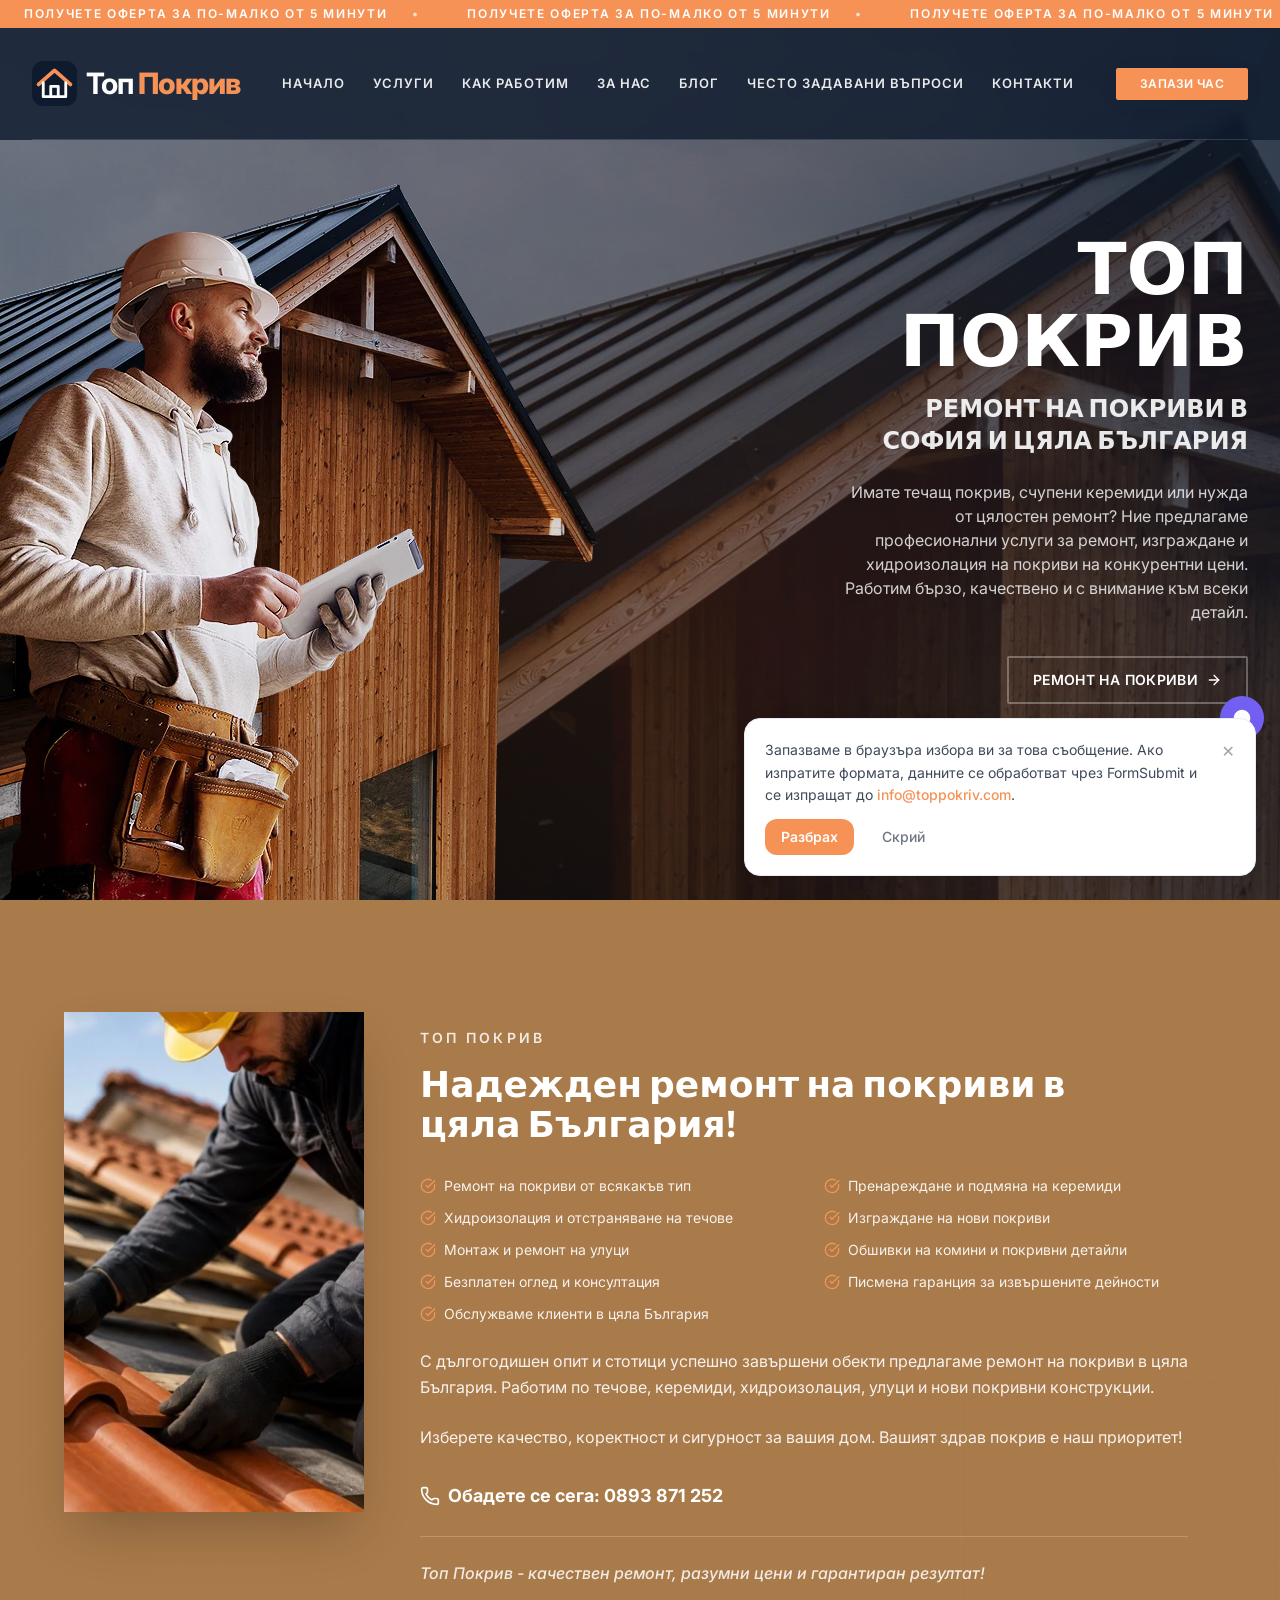
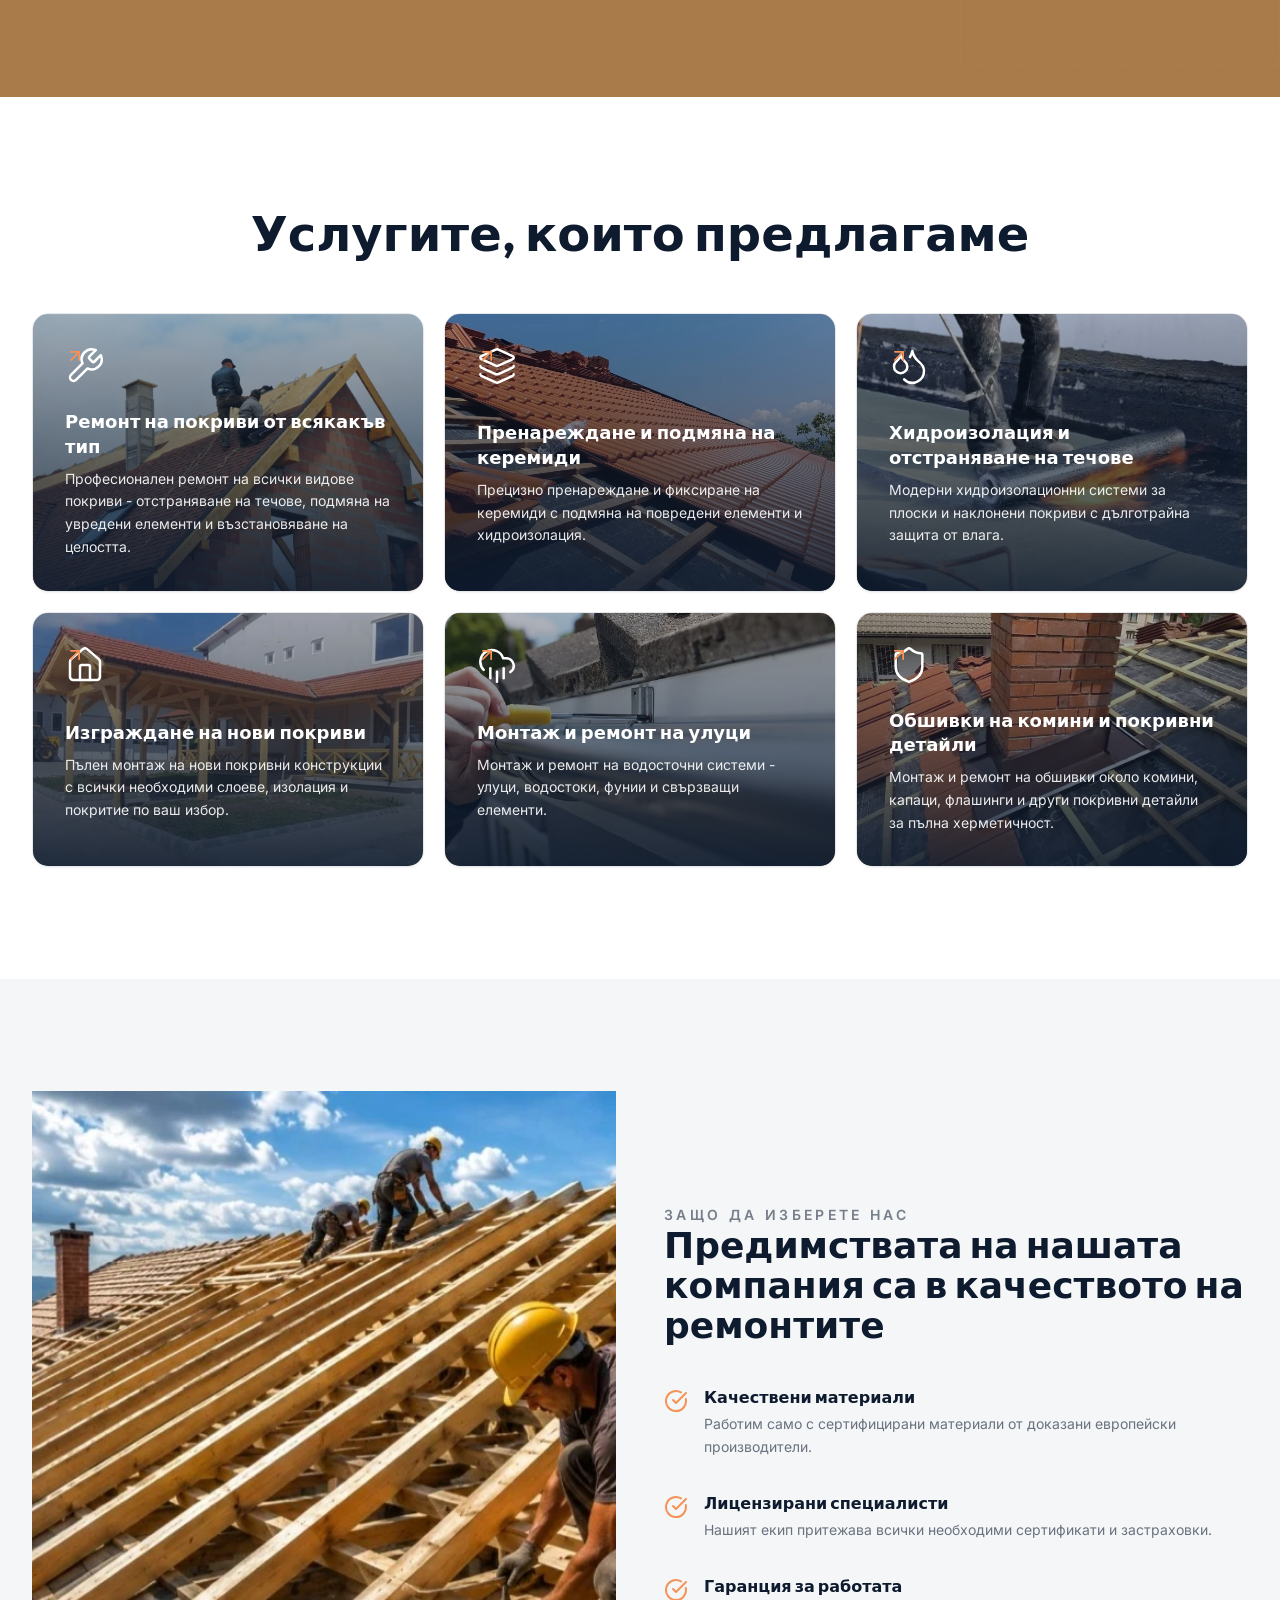
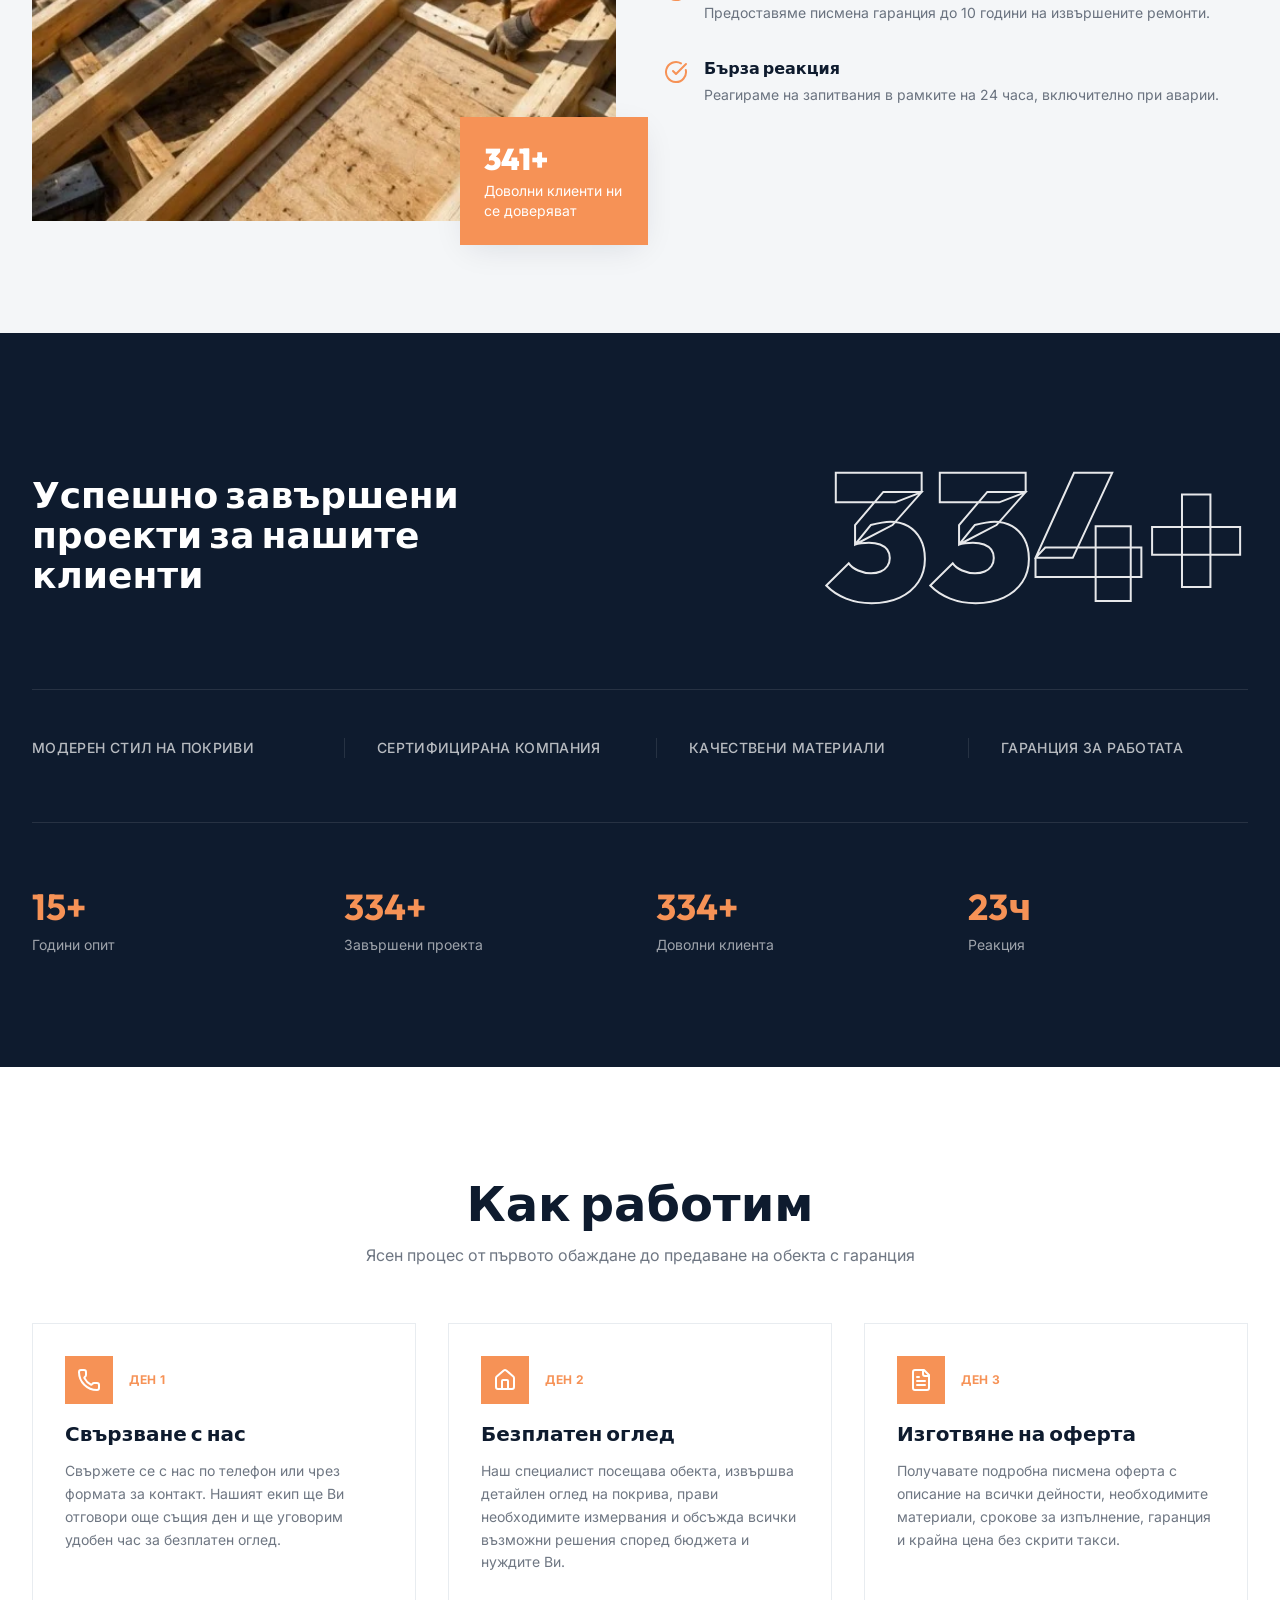
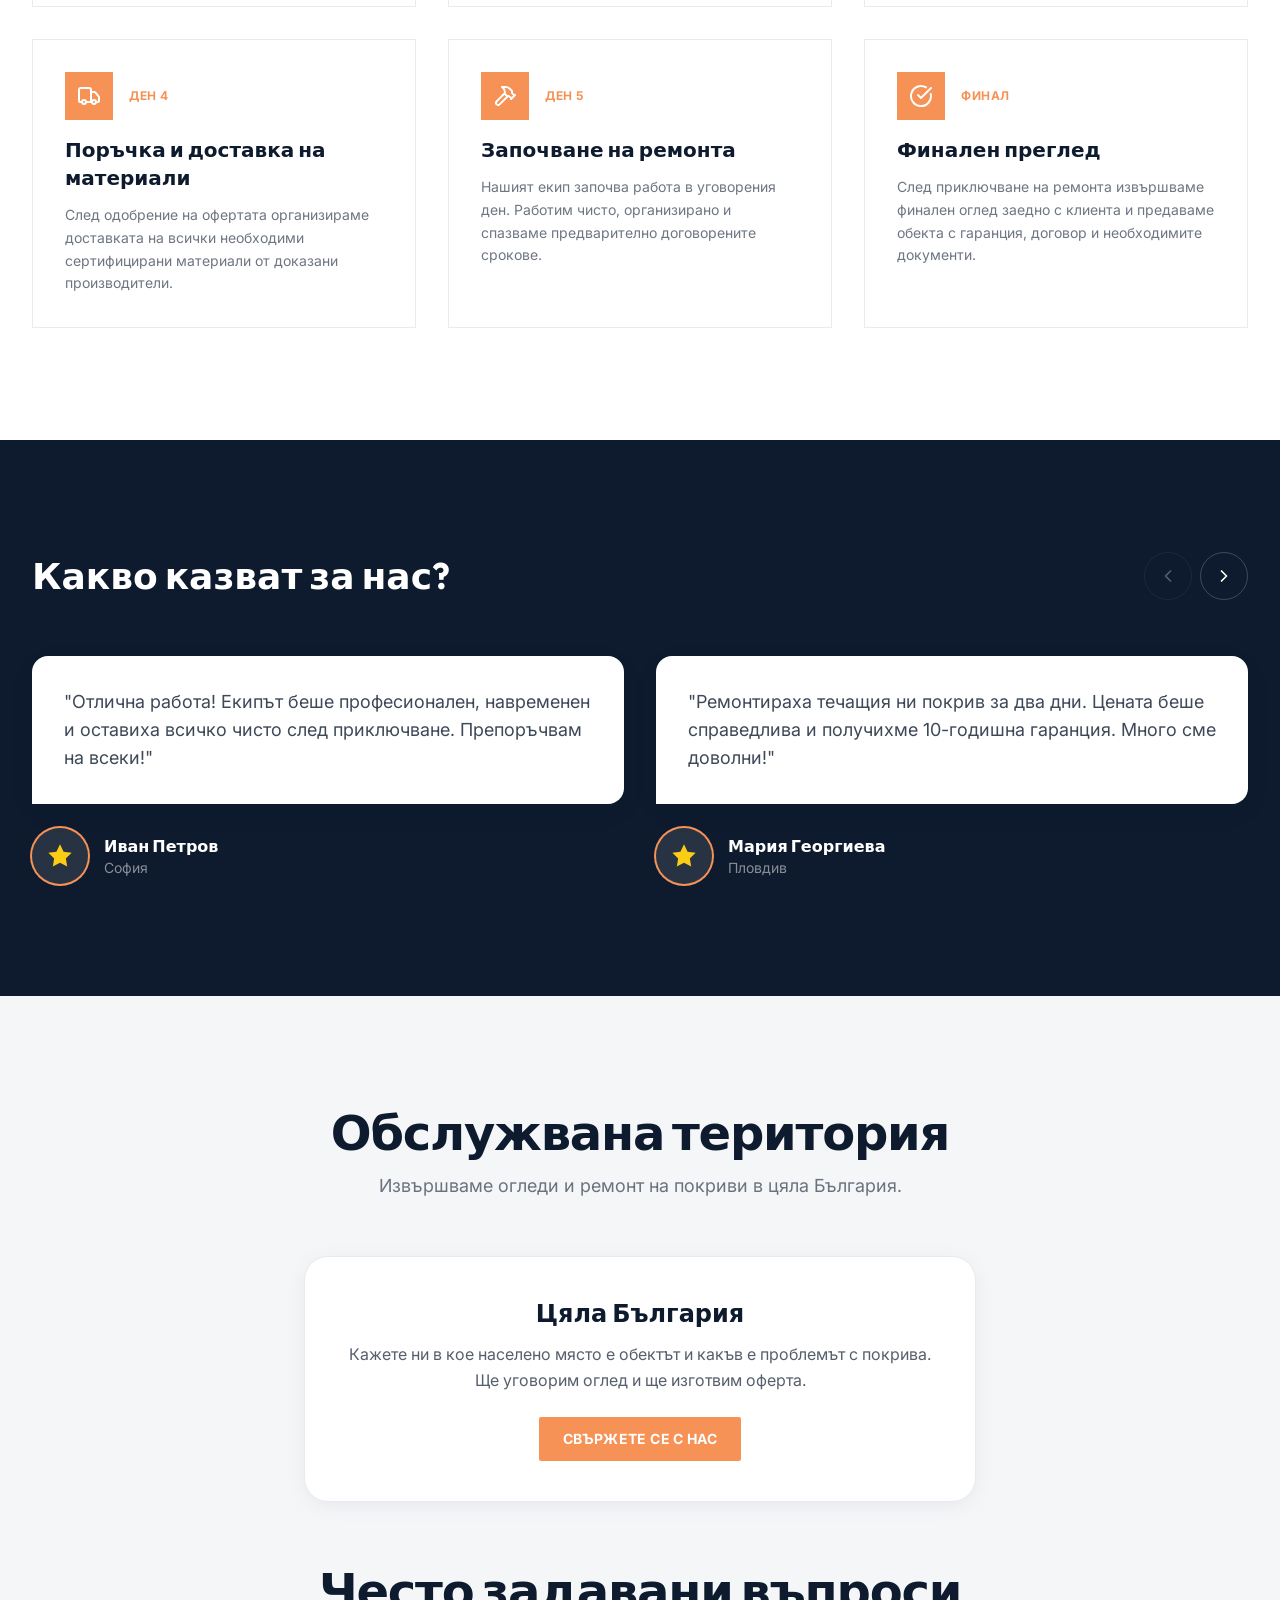
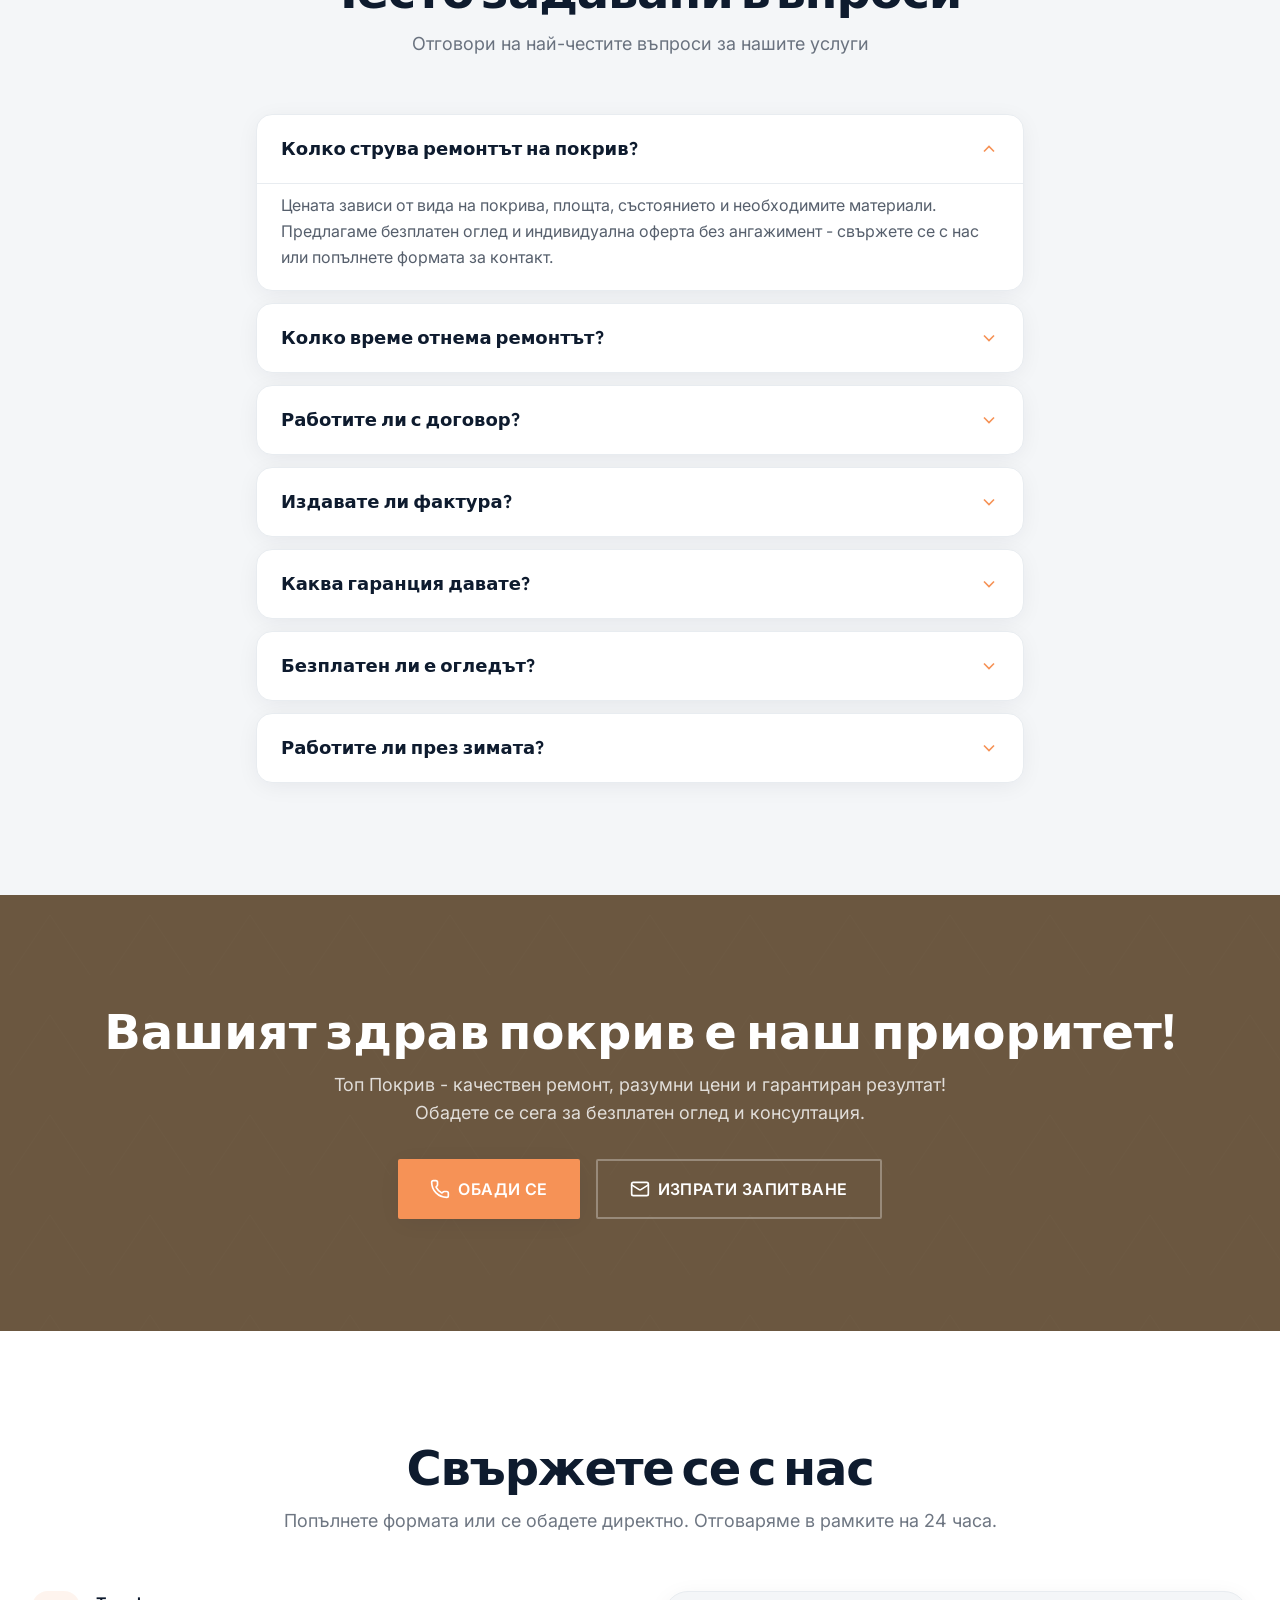
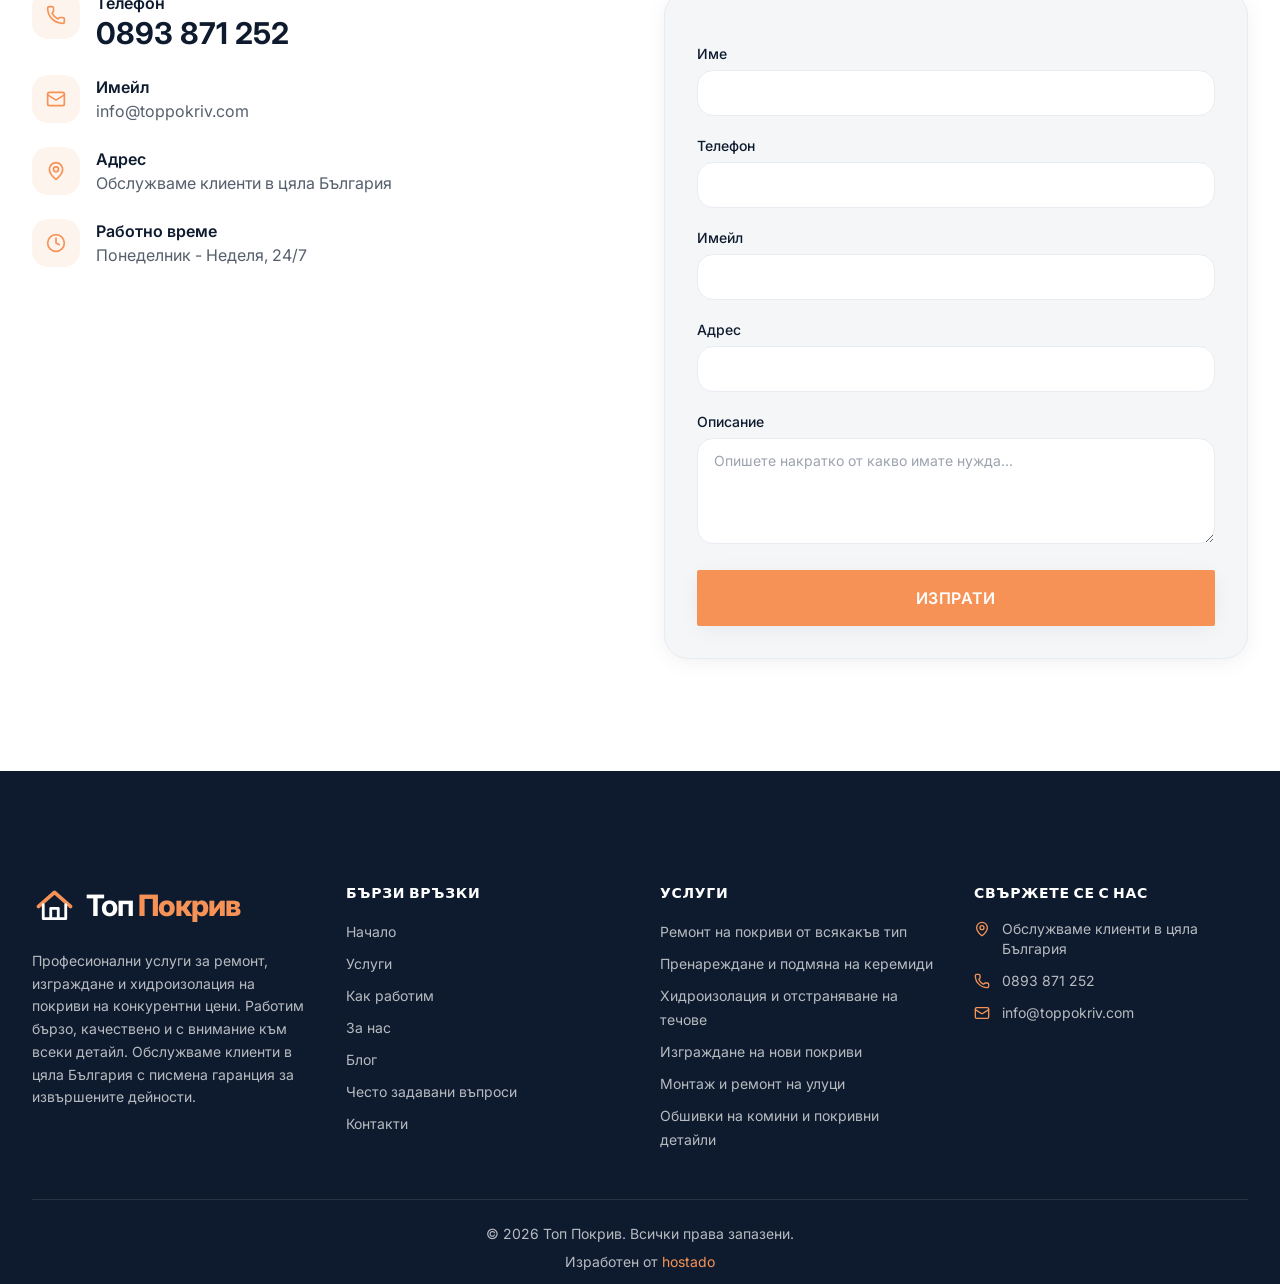
<file: index.html>
<!DOCTYPE html>
<html lang="bg">
<head>
<meta charset="utf-8">
  <link rel="icon" type="image/svg+xml" href="./favicon.svg">
  <meta name="theme-color" content="#0e1b2e">
  <meta name="viewport" content="width=device-width, initial-scale=1, viewport-fit=cover">
  <title>Топ Покрив | Ремонт на покриви в София и България</title>
  <meta name="description" content="Топ Покрив: майстори за ремонт на покриви в София и цяла България. Течове, керемиди, улуци и хидроизолация. Безплатен оглед и писмена оферта.">
  <link rel="preload" as="image" href="./images/hero.webp" fetchpriority="high">
  <link rel="canonical" href="https://toppokriv.com/">
  <meta property="og:type" content="website">
  <meta property="og:locale" content="bg_BG">
  <meta property="og:url" content="https://toppokriv.com/">
  <meta property="og:title" content="Топ Покрив | Ремонт на покриви в София и България">
  <meta property="og:description" content="Топ Покрив: майстори за ремонт на покриви в София и цяла България. Течове, керемиди, улуци и хидроизолация. Безплатен оглед и писмена оферта.">
  <meta property="og:image" content="https://toppokriv.com/images/hero.webp">
  <meta name="twitter:card" content="summary_large_image">
  <link rel="preconnect" href="https://fonts.googleapis.com">
  <link rel="preconnect" href="https://fonts.gstatic.com" crossorigin>
  <link href="https://fonts.googleapis.com/css2?family=Inter:wght@400;500;600;700&family=Outfit:wght@400;600;700;800;900&display=swap" rel="stylesheet">
  <link rel="stylesheet" href="./css/styles.css">
  <script type="application/ld+json">{"@context":"https://schema.org","@type":"Organization","name":"Топ Покрив","description":"Топ Покрив предлага ремонт на покриви, подмяна на керемиди, хидроизолация и ремонт на улуци. Работим в цяла България.","url":"https://toppokriv.com","telephone":"+359893871252","email":"info@toppokriv.com","@id":"https://toppokriv.com/#business","alternateName":"Top Pokriv","image":"https://toppokriv.com/images/hero.webp","logo":"https://toppokriv.com/images/toppokriv-google-logo.png","areaServed":{"@type":"Country","name":"България"}}</script>
  <script type="application/ld+json">{"@context":"https://schema.org","@type":"FAQPage","mainEntity":[{"@type":"Question","name":"Колко струва ремонтът на покрив?","acceptedAnswer":{"@type":"Answer","text":"Цената зависи от вида на покрива, площта, състоянието и необходимите материали. Предлагаме безплатен оглед и индивидуална оферта без ангажимент - свържете се с нас или попълнете формата за контакт."}},{"@type":"Question","name":"Колко време отнема ремонтът?","acceptedAnswer":{"@type":"Answer","text":"Времето зависи от обхвата на работата. Малък ремонт може да отнеме 1-2 дни, докато пълен ремонт на голям покрив - 1-2 седмици. Точните срокове се уточняват в офертата."}},{"@type":"Question","name":"Работите ли с договор?","acceptedAnswer":{"@type":"Answer","text":"Да, работим изключително с писмен договор, в който са описани всички дейности, материали, срокове и гаранционни условия."}},{"@type":"Question","name":"Издавате ли фактура?","acceptedAnswer":{"@type":"Answer","text":"Да, издаваме фактура за всяка извършена услуга. Работим както с физически, така и с юридически лица."}},{"@type":"Question","name":"Каква гаранция давате?","acceptedAnswer":{"@type":"Answer","text":"Предоставяме гаранция до 10 години в зависимост от вида на работата и използваните материали. Гаранционните условия са описани в договора."}},{"@type":"Question","name":"Безплатен ли е огледът?","acceptedAnswer":{"@type":"Answer","text":"Да, огледът и консултацията са напълно безплатни и без задължение за поръчка."}},{"@type":"Question","name":"Работите ли през зимата?","acceptedAnswer":{"@type":"Answer","text":"Да, извършваме ремонти през цялата година, включително зимните месеци, при подходящи метеорологични условия."}}]}</script>
  <script type="application/ld+json">{"@context":"https://schema.org","@type":"BreadcrumbList","itemListElement":[{"@type":"ListItem","position":1,"name":"Начало","item":"https://toppokriv.com/"}]}</script>
</head>
<body class="font-sans">
<div hidden=""><!--$--><!--/$--></div><div class="top-marquee" role="marquee" aria-label="Получете оферта за по-малко от 5 минути"><div class="marquee-track"><div class="marquee-group"><span class="marquee-item">Получете оферта за по-малко от 5 минути<span class="marquee-separator" aria-hidden="true">•</span></span><span class="marquee-item">Получете оферта за по-малко от 5 минути<span class="marquee-separator" aria-hidden="true">•</span></span><span class="marquee-item">Получете оферта за по-малко от 5 минути<span class="marquee-separator" aria-hidden="true">•</span></span><span class="marquee-item">Получете оферта за по-малко от 5 минути<span class="marquee-separator" aria-hidden="true">•</span></span><span class="marquee-item">Получете оферта за по-малко от 5 минути<span class="marquee-separator" aria-hidden="true">•</span></span><span class="marquee-item">Получете оферта за по-малко от 5 минути<span class="marquee-separator" aria-hidden="true">•</span></span></div><div class="marquee-group" aria-hidden="true"><span class="marquee-item">Получете оферта за по-малко от 5 минути<span class="marquee-separator" aria-hidden="true">•</span></span><span class="marquee-item">Получете оферта за по-малко от 5 минути<span class="marquee-separator" aria-hidden="true">•</span></span><span class="marquee-item">Получете оферта за по-малко от 5 минути<span class="marquee-separator" aria-hidden="true">•</span></span><span class="marquee-item">Получете оферта за по-малко от 5 минути<span class="marquee-separator" aria-hidden="true">•</span></span><span class="marquee-item">Получете оферта за по-малко от 5 минути<span class="marquee-separator" aria-hidden="true">•</span></span><span class="marquee-item">Получете оферта за по-малко от 5 минути<span class="marquee-separator" aria-hidden="true">•</span></span></div></div></div><header id="site-header" class="fixed inset-x-0 top-[var(--top-banner-height)] z-50 transition-all duration-500 bg-primary/80 backdrop-blur-sm"><div class="section-container"><div class="flex h-16 items-center justify-between border-b border-white/15 sm:h-20 lg:h-28"><a href="#начало" class="flex min-w-0 shrink-0 items-center"><span class="site-wordmark"><img src="./favicon.svg" alt="" aria-hidden="true" width="48" height="48"><span>Топ <strong>Покрив</strong></span></span></a><nav class="hidden items-center gap-7 lg:flex"><a href="#начало" class="text-[13px] font-semibold uppercase tracking-[0.08em] text-white/90 transition hover:text-accent">Начало</a><a href="#услуги" class="text-[13px] font-semibold uppercase tracking-[0.08em] text-white/90 transition hover:text-accent">Услуги</a><a href="#как-работим" class="text-[13px] font-semibold uppercase tracking-[0.08em] text-white/90 transition hover:text-accent">Как работим</a><a href="#за-нас" class="text-[13px] font-semibold uppercase tracking-[0.08em] text-white/90 transition hover:text-accent">За нас</a><a href="blog/index.html" class="text-[13px] font-semibold uppercase tracking-[0.08em] text-white/90 transition hover:text-accent">Блог</a><a href="#faq" class="text-[13px] font-semibold uppercase tracking-[0.08em] text-white/90 transition hover:text-accent">Често задавани въпроси</a><a href="#контакти" class="text-[13px] font-semibold uppercase tracking-[0.08em] text-white/90 transition hover:text-accent">Контакти</a></nav><div class="hidden items-center lg:flex"><a href="#контакти" class="inline-flex items-center justify-center gap-2 rounded-sm font-semibold uppercase tracking-wide transition-all duration-300 focus-visible:outline focus-visible:outline-2 focus-visible:outline-offset-2 focus-visible:outline-accent bg-accent text-white hover:bg-accent-600 shadow-soft hover:shadow-glow px-4 py-2 text-sm rounded-sm bg-accent px-6 text-xs font-bold uppercase tracking-[0.08em] hover:bg-accent-600">Запази час</a></div><button type="button" id="mobile-menu-toggle" aria-controls="mobile-nav" aria-expanded="false" class="p-2 text-white lg:hidden" aria-label="Меню"><svg id="icon-menu" class="h-6 w-6" xmlns="http://www.w3.org/2000/svg" fill="none" viewBox="0 0 24 24" stroke="currentColor" stroke-width="2"><path d="M4 12h16M4 18h16M4 6h16"/></svg><svg id="icon-close" class="hidden h-6 w-6" xmlns="http://www.w3.org/2000/svg" fill="none" viewBox="0 0 24 24" stroke="currentColor" stroke-width="2"><path d="M18 6 6 18M6 6l12 12"/></svg></button></div></div>
      <nav id="mobile-nav" class="hidden overflow-hidden bg-primary/95 lg:hidden">
        <div class="section-container flex flex-col gap-1 py-4">
                <a href="#начало" class="px-4 py-3 text-sm font-medium text-white/90 hover:text-accent">Начало</a>
                <a href="#услуги" class="px-4 py-3 text-sm font-medium text-white/90 hover:text-accent">Услуги</a>
                <a href="#как-работим" class="px-4 py-3 text-sm font-medium text-white/90 hover:text-accent">Как работим</a>
                <a href="#за-нас" class="px-4 py-3 text-sm font-medium text-white/90 hover:text-accent">За нас</a>
                <a href="blog/index.html" class="px-4 py-3 text-sm font-medium text-white/90 hover:text-accent">Блог</a>
                <a href="#faq" class="px-4 py-3 text-sm font-medium text-white/90 hover:text-accent">Често задавани въпроси</a>
                <a href="#контакти" class="px-4 py-3 text-sm font-medium text-white/90 hover:text-accent">Контакти</a>
          <a href="#контакти" class="mt-3 flex w-full items-center justify-center gap-2 rounded-sm bg-accent px-6 py-3 text-sm font-semibold uppercase tracking-wide text-white">
            Безплатен оглед
          </a>
        </div>
      </nav></header><main class="min-w-0"><section id="начало" class="relative min-h-screen overflow-hidden"><img alt="" decoding="async" data-nimg="fill" class="object-cover" style="position:absolute;height:100%;width:100%;left:0;top:0;right:0;bottom:0;color:transparent" src="./images/hero.webp" fetchpriority="high"/><img alt="" decoding="async" data-nimg="fill" class="object-cover opacity-35" style="position:absolute;height:100%;width:100%;left:0;top:0;right:0;bottom:0;color:transparent" src="./images/hero-pattern.webp"/><div class="pointer-events-none absolute inset-0 z-[1]"><img alt="" width="900" height="700" decoding="async" data-nimg="1" class="absolute bottom-0 left-0 hidden h-auto max-h-[55vh] w-auto md:block lg:max-h-[72vh] xl:max-h-[85vh]" style="color:transparent" src="./images/hero-house.webp"/><img alt="Майстор покриви с таблет" width="550" height="700" decoding="async" data-nimg="1" class="absolute bottom-0 right-[38%] hidden h-auto max-h-[50vh] w-auto md:block lg:right-[42%] lg:max-h-[65vh] xl:right-[855px] xl:max-h-[80vh]" style="color:transparent" src="./images/hero-roofer.webp"/></div><div class="absolute inset-0 z-[2] bg-gradient-to-t from-primary/85 via-primary/55 to-primary/25 lg:bg-gradient-to-l lg:from-primary/55 lg:via-primary/20 lg:to-transparent"></div><div class="section-container relative z-10 grid min-h-[100dvh] grid-cols-1 items-end pb-10 pt-28 sm:items-center sm:pb-0 sm:pt-24 lg:min-h-screen lg:grid-cols-3"><div class="hidden lg:block" aria-hidden="true"></div><div class="hidden lg:block" aria-hidden="true"></div><div class="w-full min-w-0 text-left lg:col-start-3 lg:ml-auto lg:max-w-none lg:text-right"><h1 class="font-display text-4xl font-black uppercase leading-[0.95] text-white sm:text-5xl md:text-6xl lg:text-7xl"><span class="block">Топ Покрив</span><span class="mt-3 block text-xl font-semibold normal-case leading-tight text-white/90 sm:mt-4 sm:text-2xl lg:text-3xl">Ремонт на покриви в София и цяла България</span></h1><p class="mt-4 max-w-md text-sm leading-relaxed text-white/80 sm:mt-6 sm:text-base lg:ml-auto lg:text-right">Имате течащ покрив, счупени керемиди или нужда от цялостен ремонт? Ние предлагаме професионални услуги за ремонт, изграждане и хидроизолация на покриви на конкурентни цени. Работим бързо, качествено и с внимание към всеки детайл.</p><div class="mt-6 flex w-full flex-col gap-3 sm:mt-8 sm:w-auto sm:flex-row sm:flex-wrap sm:items-center sm:gap-4 lg:ml-auto lg:justify-end"><a href="uslugi/remont-na-pokrivi/" class="inline-flex items-center justify-center gap-2 rounded-sm font-semibold uppercase tracking-wide transition-all duration-300 focus-visible:outline focus-visible:outline-2 focus-visible:outline-offset-2 focus-visible:outline-accent border-2 border-white/30 text-white hover:bg-white/10 px-6 py-3 text-sm w-full justify-center sm:w-auto">Ремонт на покриви<svg xmlns="http://www.w3.org/2000/svg" width="24" height="24" viewBox="0 0 24 24" fill="none" stroke="currentColor" stroke-width="2" stroke-linecap="round" stroke-linejoin="round" class="lucide lucide-arrow-right h-4 w-4" aria-hidden="true"><path d="M5 12h14"></path><path d="m12 5 7 7-7 7"></path></svg></a><a href="tel:+359893871252" class="inline-flex items-center justify-center gap-2 rounded-sm font-semibold uppercase tracking-wide transition-all duration-300 focus-visible:outline focus-visible:outline-2 focus-visible:outline-offset-2 focus-visible:outline-accent bg-accent text-white hover:bg-accent-600 shadow-soft hover:shadow-glow px-6 py-3 text-sm w-full justify-center sm:w-auto"><svg xmlns="http://www.w3.org/2000/svg" width="24" height="24" viewBox="0 0 24 24" fill="none" stroke="currentColor" stroke-width="2" stroke-linecap="round" stroke-linejoin="round" class="lucide lucide-phone h-4 w-4" aria-hidden="true"><path d="M13.832 16.568a1 1 0 0 0 1.213-.303l.355-.465A2 2 0 0 1 17 15h3a2 2 0 0 1 2 2v3a2 2 0 0 1-2 2A18 18 0 0 1 2 4a2 2 0 0 1 2-2h3a2 2 0 0 1 2 2v3a2 2 0 0 1-.8 1.6l-.468.351a1 1 0 0 0-.292 1.233 14 14 0 0 0 6.392 6.384"></path></svg><span class="sm:hidden">Обади се</span><span class="hidden sm:inline">0893 871 252</span></a></div></div></div></section><section id="за-нас" class="relative overflow-hidden bg-[#a97a4a] section-padding"><div class="absolute inset-0 roof-pattern opacity-15"></div><div class="pointer-events-none absolute bottom-8 right-0 h-56 w-64 border border-white/10 opacity-20 lg:h-72 lg:w-80"></div><div class="section-container relative"><div class="mx-auto grid max-w-6xl items-start gap-10 lg:grid-cols-[300px,1fr] lg:gap-14"><div class="relative mx-auto aspect-[3/5] w-full max-w-[300px] overflow-hidden shadow-2xl"><img alt="Майстор полага керемиди на покрив" loading="lazy" decoding="async" data-nimg="fill" class="object-cover" style="position:absolute;height:100%;width:100%;left:0;top:0;right:0;bottom:0;object-position:70% center;color:transparent" src="./images/about/main.webp"/></div><div class="pt-2 lg:pt-4"><p class="text-sm font-semibold uppercase tracking-[0.22em] text-white/85">Топ Покрив</p><h2 class="mt-4 max-w-2xl font-display text-3xl font-bold leading-tight text-white sm:text-4xl">Надежден ремонт на покриви в цяла България!</h2><ul class="mt-8 grid gap-3 sm:grid-cols-2"><li class="flex items-start gap-2 text-sm text-white/90"><svg xmlns="http://www.w3.org/2000/svg" width="24" height="24" viewBox="0 0 24 24" fill="none" stroke="currentColor" stroke-width="2" stroke-linecap="round" stroke-linejoin="round" class="lucide lucide-circle-check-big mt-0.5 h-4 w-4 shrink-0 text-accent" aria-hidden="true"><path d="M21.801 10A10 10 0 1 1 17 3.335"></path><path d="m9 11 3 3L22 4"></path></svg>Ремонт на покриви от всякакъв тип</li><li class="flex items-start gap-2 text-sm text-white/90"><svg xmlns="http://www.w3.org/2000/svg" width="24" height="24" viewBox="0 0 24 24" fill="none" stroke="currentColor" stroke-width="2" stroke-linecap="round" stroke-linejoin="round" class="lucide lucide-circle-check-big mt-0.5 h-4 w-4 shrink-0 text-accent" aria-hidden="true"><path d="M21.801 10A10 10 0 1 1 17 3.335"></path><path d="m9 11 3 3L22 4"></path></svg>Пренареждане и подмяна на керемиди</li><li class="flex items-start gap-2 text-sm text-white/90"><svg xmlns="http://www.w3.org/2000/svg" width="24" height="24" viewBox="0 0 24 24" fill="none" stroke="currentColor" stroke-width="2" stroke-linecap="round" stroke-linejoin="round" class="lucide lucide-circle-check-big mt-0.5 h-4 w-4 shrink-0 text-accent" aria-hidden="true"><path d="M21.801 10A10 10 0 1 1 17 3.335"></path><path d="m9 11 3 3L22 4"></path></svg>Хидроизолация и отстраняване на течове</li><li class="flex items-start gap-2 text-sm text-white/90"><svg xmlns="http://www.w3.org/2000/svg" width="24" height="24" viewBox="0 0 24 24" fill="none" stroke="currentColor" stroke-width="2" stroke-linecap="round" stroke-linejoin="round" class="lucide lucide-circle-check-big mt-0.5 h-4 w-4 shrink-0 text-accent" aria-hidden="true"><path d="M21.801 10A10 10 0 1 1 17 3.335"></path><path d="m9 11 3 3L22 4"></path></svg>Изграждане на нови покриви</li><li class="flex items-start gap-2 text-sm text-white/90"><svg xmlns="http://www.w3.org/2000/svg" width="24" height="24" viewBox="0 0 24 24" fill="none" stroke="currentColor" stroke-width="2" stroke-linecap="round" stroke-linejoin="round" class="lucide lucide-circle-check-big mt-0.5 h-4 w-4 shrink-0 text-accent" aria-hidden="true"><path d="M21.801 10A10 10 0 1 1 17 3.335"></path><path d="m9 11 3 3L22 4"></path></svg>Монтаж и ремонт на улуци</li><li class="flex items-start gap-2 text-sm text-white/90"><svg xmlns="http://www.w3.org/2000/svg" width="24" height="24" viewBox="0 0 24 24" fill="none" stroke="currentColor" stroke-width="2" stroke-linecap="round" stroke-linejoin="round" class="lucide lucide-circle-check-big mt-0.5 h-4 w-4 shrink-0 text-accent" aria-hidden="true"><path d="M21.801 10A10 10 0 1 1 17 3.335"></path><path d="m9 11 3 3L22 4"></path></svg>Обшивки на комини и покривни детайли</li><li class="flex items-start gap-2 text-sm text-white/90"><svg xmlns="http://www.w3.org/2000/svg" width="24" height="24" viewBox="0 0 24 24" fill="none" stroke="currentColor" stroke-width="2" stroke-linecap="round" stroke-linejoin="round" class="lucide lucide-circle-check-big mt-0.5 h-4 w-4 shrink-0 text-accent" aria-hidden="true"><path d="M21.801 10A10 10 0 1 1 17 3.335"></path><path d="m9 11 3 3L22 4"></path></svg>Безплатен оглед и консултация</li><li class="flex items-start gap-2 text-sm text-white/90"><svg xmlns="http://www.w3.org/2000/svg" width="24" height="24" viewBox="0 0 24 24" fill="none" stroke="currentColor" stroke-width="2" stroke-linecap="round" stroke-linejoin="round" class="lucide lucide-circle-check-big mt-0.5 h-4 w-4 shrink-0 text-accent" aria-hidden="true"><path d="M21.801 10A10 10 0 1 1 17 3.335"></path><path d="m9 11 3 3L22 4"></path></svg>Писмена гаранция за извършените дейности</li><li class="flex items-start gap-2 text-sm text-white/90"><svg xmlns="http://www.w3.org/2000/svg" width="24" height="24" viewBox="0 0 24 24" fill="none" stroke="currentColor" stroke-width="2" stroke-linecap="round" stroke-linejoin="round" class="lucide lucide-circle-check-big mt-0.5 h-4 w-4 shrink-0 text-accent" aria-hidden="true"><path d="M21.801 10A10 10 0 1 1 17 3.335"></path><path d="m9 11 3 3L22 4"></path></svg>Обслужваме клиенти в цяла България</li></ul><p class="mt-6 max-w-3xl text-base leading-relaxed text-white/90">С дългогодишен опит и стотици успешно завършени обекти предлагаме ремонт на покриви в цяла България. Работим по течове, керемиди, хидроизолация, улуци и нови покривни конструкции.</p><p class="mt-6 max-w-3xl text-base leading-relaxed text-white/90">Изберете качество, коректност и сигурност за вашия дом. Вашият здрав покрив е наш приоритет!</p><a href="tel:+359893871252" class="mt-6 inline-flex flex-wrap items-center gap-2 text-base font-bold text-white transition hover:text-accent sm:mt-8 sm:text-lg"><svg xmlns="http://www.w3.org/2000/svg" width="24" height="24" viewBox="0 0 24 24" fill="none" stroke="currentColor" stroke-width="2" stroke-linecap="round" stroke-linejoin="round" class="lucide lucide-phone h-5 w-5" aria-hidden="true"><path d="M13.832 16.568a1 1 0 0 0 1.213-.303l.355-.465A2 2 0 0 1 17 15h3a2 2 0 0 1 2 2v3a2 2 0 0 1-2 2A18 18 0 0 1 2 4a2 2 0 0 1 2-2h3a2 2 0 0 1 2 2v3a2 2 0 0 1-.8 1.6l-.468.351a1 1 0 0 0-.292 1.233 14 14 0 0 0 6.392 6.384"></path></svg>Обадете се сега: <!-- -->0893 871 252</a><p class="mt-6 max-w-3xl border-t border-white/20 pt-6 text-base font-medium italic text-white/85">Топ Покрив - качествен ремонт, разумни цени и гарантиран резултат!</p></div></div></div></section><section id="услуги" class="section-padding bg-white"><div class="section-container"><div class="mb-10 text-center sm:mb-14"><h2 class="font-display text-2xl font-bold text-primary sm:text-3xl lg:text-4xl xl:text-5xl">Услугите, които предлагаме</h2></div><div class="grid gap-5 sm:grid-cols-2 lg:grid-cols-3"><a href="uslugi/remont-na-pokrivi/index.html" class="group relative flex h-[300px] flex-col overflow-hidden rounded-2xl border border-primary/10 p-5 shadow-sm transition hover:border-accent/40 sm:h-[340px] sm:p-8"><div class="absolute inset-0 overflow-hidden"><img alt="Ремонт на покриви от всякакъв тип" loading="lazy" decoding="async" data-nimg="fill" class="h-full w-full object-cover transition-transform duration-500 ease-out group-hover:scale-105" src="./images/services/remont.webp"/><div class="absolute inset-0 bg-gradient-to-t from-primary/90 via-primary/60 to-primary/30"></div></div><div class="absolute left-5 top-5 z-10 sm:left-8 sm:top-8"><svg xmlns="http://www.w3.org/2000/svg" width="24" height="24" viewBox="0 0 24 24" fill="none" stroke="currentColor" stroke-width="2" stroke-linecap="round" stroke-linejoin="round" class="lucide lucide-wrench h-10 w-10 stroke-[1.5] text-white transition" aria-hidden="true"><path d="M14.7 6.3a1 1 0 0 0 0 1.4l1.6 1.6a1 1 0 0 0 1.4 0l3.77-3.77a6 6 0 0 1-7.94 7.94l-6.91 6.91a2.12 2.12 0 0 1-3-3l6.91-6.91a6 6 0 0 1 7.94-7.94l-3.76 3.76z"></path></svg></div><div class="relative z-10 flex flex-1 flex-col justify-center w-full pr-8 pt-14 sm:pr-10 sm:pt-16"><h3 class="font-display text-lg font-semibold leading-snug text-white line-clamp-2">Ремонт на покриви от всякакъв тип</h3><p class="mt-2 text-sm leading-relaxed text-white/90 line-clamp-3">Професионален ремонт на всички видове покриви - отстраняване на течове, подмяна на увредени елементи и възстановяване на целостта.</p></div><svg xmlns="http://www.w3.org/2000/svg" width="24" height="24" viewBox="0 0 24 24" fill="none" stroke="currentColor" stroke-width="2" stroke-linecap="round" stroke-linejoin="round" class="lucide lucide-arrow-up-right pointer-events-none absolute bottom-5 right-5 z-10 h-5 w-5 shrink-0 text-accent sm:bottom-8 sm:right-8" aria-hidden="true"><path d="M7 7h10v10"></path><path d="M7 17 17 7"></path></svg></a><a href="#контакти" data-scroll-contact class="group relative flex h-[300px] flex-col overflow-hidden rounded-2xl border border-primary/10 p-5 shadow-sm transition hover:border-accent/40 sm:h-[340px] sm:p-8"><div class="absolute inset-0 overflow-hidden"><img alt="Пренареждане и подмяна на керемиди" loading="lazy" decoding="async" data-nimg="fill" class="h-full w-full object-cover transition-transform duration-500 ease-out group-hover:scale-105" src="./images/services/keremidi.webp"/><div class="absolute inset-0 bg-gradient-to-t from-primary/90 via-primary/60 to-primary/30"></div></div><div class="absolute left-5 top-5 z-10 sm:left-8 sm:top-8"><svg xmlns="http://www.w3.org/2000/svg" width="24" height="24" viewBox="0 0 24 24" fill="none" stroke="currentColor" stroke-width="2" stroke-linecap="round" stroke-linejoin="round" class="lucide lucide-layers h-10 w-10 stroke-[1.5] text-white transition" aria-hidden="true"><path d="M12.83 2.18a2 2 0 0 0-1.66 0L2.6 6.08a1 1 0 0 0 0 1.83l8.58 3.91a2 2 0 0 0 1.66 0l8.58-3.9a1 1 0 0 0 0-1.83z"></path><path d="M2 12a1 1 0 0 0 .58.91l8.6 3.91a2 2 0 0 0 1.65 0l8.58-3.9A1 1 0 0 0 22 12"></path><path d="M2 17a1 1 0 0 0 .58.91l8.6 3.91a2 2 0 0 0 1.65 0l8.58-3.9A1 1 0 0 0 22 17"></path></svg></div><div class="relative z-10 flex flex-1 flex-col justify-center w-full pr-8 pt-14 sm:pr-10 sm:pt-16"><h3 class="font-display text-lg font-semibold leading-snug text-white line-clamp-2">Пренареждане и подмяна на керемиди</h3><p class="mt-2 text-sm leading-relaxed text-white/90 line-clamp-3">Прецизно пренареждане и фиксиране на керемиди с подмяна на повредени елементи и хидроизолация.</p></div><svg xmlns="http://www.w3.org/2000/svg" width="24" height="24" viewBox="0 0 24 24" fill="none" stroke="currentColor" stroke-width="2" stroke-linecap="round" stroke-linejoin="round" class="lucide lucide-arrow-up-right pointer-events-none absolute bottom-5 right-5 z-10 h-5 w-5 shrink-0 text-accent sm:bottom-8 sm:right-8" aria-hidden="true"><path d="M7 7h10v10"></path><path d="M7 17 17 7"></path></svg></a><a href="#контакти" data-scroll-contact class="group relative flex h-[300px] flex-col overflow-hidden rounded-2xl border border-primary/10 p-5 shadow-sm transition hover:border-accent/40 sm:h-[340px] sm:p-8"><div class="absolute inset-0 overflow-hidden"><img alt="Хидроизолация и отстраняване на течове" loading="lazy" decoding="async" data-nimg="fill" class="h-full w-full object-cover transition-transform duration-500 ease-out group-hover:scale-105" src="./images/services/hidro.webp"/><div class="absolute inset-0 bg-gradient-to-t from-primary/90 via-primary/60 to-primary/30"></div></div><div class="absolute left-5 top-5 z-10 sm:left-8 sm:top-8"><svg xmlns="http://www.w3.org/2000/svg" width="24" height="24" viewBox="0 0 24 24" fill="none" stroke="currentColor" stroke-width="2" stroke-linecap="round" stroke-linejoin="round" class="lucide lucide-droplets h-10 w-10 stroke-[1.5] text-white transition" aria-hidden="true"><path d="M7 16.3c2.2 0 4-1.83 4-4.05 0-1.16-.57-2.26-1.71-3.19S7.29 6.75 7 5.3c-.29 1.45-1.14 2.84-2.29 3.76S3 11.1 3 12.25c0 2.22 1.8 4.05 4 4.05z"></path><path d="M12.56 6.6A10.97 10.97 0 0 0 14 3.02c.5 2.5 2 4.9 4 6.5s3 3.5 3 5.5a6.98 6.98 0 0 1-11.91 4.97"></path></svg></div><div class="relative z-10 flex flex-1 flex-col justify-center w-full pr-8 pt-14 sm:pr-10 sm:pt-16"><h3 class="font-display text-lg font-semibold leading-snug text-white line-clamp-2">Хидроизолация и отстраняване на течове</h3><p class="mt-2 text-sm leading-relaxed text-white/90 line-clamp-3">Модерни хидроизолационни системи за плоски и наклонени покриви с дълготрайна защита от влага.</p></div><svg xmlns="http://www.w3.org/2000/svg" width="24" height="24" viewBox="0 0 24 24" fill="none" stroke="currentColor" stroke-width="2" stroke-linecap="round" stroke-linejoin="round" class="lucide lucide-arrow-up-right pointer-events-none absolute bottom-5 right-5 z-10 h-5 w-5 shrink-0 text-accent sm:bottom-8 sm:right-8" aria-hidden="true"><path d="M7 7h10v10"></path><path d="M7 17 17 7"></path></svg></a><a href="#контакти" data-scroll-contact class="group relative flex h-[300px] flex-col overflow-hidden rounded-2xl border border-primary/10 p-5 shadow-sm transition hover:border-accent/40 sm:h-[340px] sm:p-8"><div class="absolute inset-0 overflow-hidden"><img alt="Изграждане на нови покриви" loading="lazy" decoding="async" data-nimg="fill" class="h-full w-full object-cover transition-transform duration-500 ease-out group-hover:scale-105" src="./images/services/nov-pokriv.webp"/><div class="absolute inset-0 bg-gradient-to-t from-primary/90 via-primary/60 to-primary/30"></div></div><div class="absolute left-5 top-5 z-10 sm:left-8 sm:top-8"><svg xmlns="http://www.w3.org/2000/svg" width="24" height="24" viewBox="0 0 24 24" fill="none" stroke="currentColor" stroke-width="2" stroke-linecap="round" stroke-linejoin="round" class="lucide lucide-house h-10 w-10 stroke-[1.5] text-white transition" aria-hidden="true"><path d="M15 21v-8a1 1 0 0 0-1-1h-4a1 1 0 0 0-1 1v8"></path><path d="M3 10a2 2 0 0 1 .709-1.528l7-5.999a2 2 0 0 1 2.582 0l7 5.999A2 2 0 0 1 21 10v9a2 2 0 0 1-2 2H5a2 2 0 0 1-2-2z"></path></svg></div><div class="relative z-10 flex flex-1 flex-col justify-center w-full pr-8 pt-14 sm:pr-10 sm:pt-16"><h3 class="font-display text-lg font-semibold leading-snug text-white line-clamp-2">Изграждане на нови покриви</h3><p class="mt-2 text-sm leading-relaxed text-white/90 line-clamp-3">Пълен монтаж на нови покривни конструкции с всички необходими слоеве, изолация и покритие по ваш избор.</p></div><svg xmlns="http://www.w3.org/2000/svg" width="24" height="24" viewBox="0 0 24 24" fill="none" stroke="currentColor" stroke-width="2" stroke-linecap="round" stroke-linejoin="round" class="lucide lucide-arrow-up-right pointer-events-none absolute bottom-5 right-5 z-10 h-5 w-5 shrink-0 text-accent sm:bottom-8 sm:right-8" aria-hidden="true"><path d="M7 7h10v10"></path><path d="M7 17 17 7"></path></svg></a><a href="#контакти" data-scroll-contact class="group relative flex h-[300px] flex-col overflow-hidden rounded-2xl border border-primary/10 p-5 shadow-sm transition hover:border-accent/40 sm:h-[340px] sm:p-8"><div class="absolute inset-0 overflow-hidden"><img alt="Монтаж и ремонт на улуци" loading="lazy" decoding="async" data-nimg="fill" class="h-full w-full object-cover transition-transform duration-500 ease-out group-hover:scale-105" src="./images/services/uluci.webp"/><div class="absolute inset-0 bg-gradient-to-t from-primary/90 via-primary/60 to-primary/30"></div></div><div class="absolute left-5 top-5 z-10 sm:left-8 sm:top-8"><svg xmlns="http://www.w3.org/2000/svg" width="24" height="24" viewBox="0 0 24 24" fill="none" stroke="currentColor" stroke-width="2" stroke-linecap="round" stroke-linejoin="round" class="lucide lucide-cloud-rain h-10 w-10 stroke-[1.5] text-white transition" aria-hidden="true"><path d="M4 14.899A7 7 0 1 1 15.71 8h1.79a4.5 4.5 0 0 1 2.5 8.242"></path><path d="M16 14v6"></path><path d="M8 14v6"></path><path d="M12 16v6"></path></svg></div><div class="relative z-10 flex flex-1 flex-col justify-center w-full pr-8 pt-14 sm:pr-10 sm:pt-16"><h3 class="font-display text-lg font-semibold leading-snug text-white line-clamp-2">Монтаж и ремонт на улуци</h3><p class="mt-2 text-sm leading-relaxed text-white/90 line-clamp-3">Монтаж и ремонт на водосточни системи - улуци, водостоки, фунии и свързващи елементи.</p></div><svg xmlns="http://www.w3.org/2000/svg" width="24" height="24" viewBox="0 0 24 24" fill="none" stroke="currentColor" stroke-width="2" stroke-linecap="round" stroke-linejoin="round" class="lucide lucide-arrow-up-right pointer-events-none absolute bottom-5 right-5 z-10 h-5 w-5 shrink-0 text-accent sm:bottom-8 sm:right-8" aria-hidden="true"><path d="M7 7h10v10"></path><path d="M7 17 17 7"></path></svg></a><a href="#контакти" data-scroll-contact class="group relative flex h-[300px] flex-col overflow-hidden rounded-2xl border border-primary/10 p-5 shadow-sm transition hover:border-accent/40 sm:h-[340px] sm:p-8"><div class="absolute inset-0 overflow-hidden"><img alt="Обшивки на комини и покривни детайли" loading="lazy" decoding="async" data-nimg="fill" class="h-full w-full object-cover transition-transform duration-500 ease-out group-hover:scale-105" src="./images/services/obshivki.webp"/><div class="absolute inset-0 bg-gradient-to-t from-primary/90 via-primary/60 to-primary/30"></div></div><div class="absolute left-5 top-5 z-10 sm:left-8 sm:top-8"><svg xmlns="http://www.w3.org/2000/svg" width="24" height="24" viewBox="0 0 24 24" fill="none" stroke="currentColor" stroke-width="2" stroke-linecap="round" stroke-linejoin="round" class="lucide lucide-shield h-10 w-10 stroke-[1.5] text-white transition" aria-hidden="true"><path d="M20 13c0 5-3.5 7.5-7.66 8.95a1 1 0 0 1-.67-.01C7.5 20.5 4 18 4 13V6a1 1 0 0 1 1-1c2 0 4.5-1.2 6.24-2.72a1.17 1.17 0 0 1 1.52 0C14.51 3.81 17 5 19 5a1 1 0 0 1 1 1z"></path></svg></div><div class="relative z-10 flex flex-1 flex-col justify-center w-full pr-8 pt-14 sm:pr-10 sm:pt-16"><h3 class="font-display text-lg font-semibold leading-snug text-white line-clamp-2">Обшивки на комини и покривни детайли</h3><p class="mt-2 text-sm leading-relaxed text-white/90 line-clamp-3">Монтаж и ремонт на обшивки около комини, капаци, флашинги и други покривни детайли за пълна херметичност.</p></div><svg xmlns="http://www.w3.org/2000/svg" width="24" height="24" viewBox="0 0 24 24" fill="none" stroke="currentColor" stroke-width="2" stroke-linecap="round" stroke-linejoin="round" class="lucide lucide-arrow-up-right pointer-events-none absolute bottom-5 right-5 z-10 h-5 w-5 shrink-0 text-accent sm:bottom-8 sm:right-8" aria-hidden="true"><path d="M7 7h10v10"></path><path d="M7 17 17 7"></path></svg></a></div></div></section><section class="section-padding bg-surface"><div class="section-container"><div class="grid items-center gap-12 lg:grid-cols-2"><div class="relative pb-12 sm:pb-0"><div class="relative aspect-[4/5] overflow-hidden"><img alt="Екип покривни майстори при работа на покрив" loading="lazy" decoding="async" data-nimg="fill" class="object-cover" style="position:absolute;height:100%;width:100%;left:0;top:0;right:0;bottom:0;object-position:center 35%;color:transparent" src="./images/why-us/team.webp"/></div><div class="absolute bottom-0 right-0 bg-accent p-4 text-white shadow-card sm:-bottom-6 sm:-right-4 sm:p-6 lg:-right-8"><p class="font-display text-2xl font-black sm:text-3xl" data-counter data-count-to="350" data-count-suffix="+">350+</p><p class="mt-1 max-w-[120px] text-xs leading-snug sm:max-w-[140px] sm:text-sm">Доволни клиенти ни се доверяват</p></div></div><div><p class="text-sm font-semibold uppercase tracking-[0.24em] text-primary/55">Защо да изберете нас</p><h2 class="font-display text-2xl font-bold text-primary sm:text-3xl lg:text-4xl">Предимствата на нашата компания са в качеството на ремонтите</h2><div class="mt-10 space-y-8"><div class="flex gap-4"><svg xmlns="http://www.w3.org/2000/svg" width="24" height="24" viewBox="0 0 24 24" fill="none" stroke="currentColor" stroke-width="2" stroke-linecap="round" stroke-linejoin="round" class="lucide lucide-circle-check-big mt-1 h-6 w-6 shrink-0 text-accent" aria-hidden="true"><path d="M21.801 10A10 10 0 1 1 17 3.335"></path><path d="m9 11 3 3L22 4"></path></svg><div><h3 class="font-display font-semibold text-primary">Качествени материали</h3><p class="mt-1 text-sm leading-relaxed text-primary/60">Работим само с сертифицирани материали от доказани европейски производители.</p></div></div><div class="flex gap-4"><svg xmlns="http://www.w3.org/2000/svg" width="24" height="24" viewBox="0 0 24 24" fill="none" stroke="currentColor" stroke-width="2" stroke-linecap="round" stroke-linejoin="round" class="lucide lucide-circle-check-big mt-1 h-6 w-6 shrink-0 text-accent" aria-hidden="true"><path d="M21.801 10A10 10 0 1 1 17 3.335"></path><path d="m9 11 3 3L22 4"></path></svg><div><h3 class="font-display font-semibold text-primary">Лицензирани специалисти</h3><p class="mt-1 text-sm leading-relaxed text-primary/60">Нашият екип притежава всички необходими сертификати и застраховки.</p></div></div><div class="flex gap-4"><svg xmlns="http://www.w3.org/2000/svg" width="24" height="24" viewBox="0 0 24 24" fill="none" stroke="currentColor" stroke-width="2" stroke-linecap="round" stroke-linejoin="round" class="lucide lucide-circle-check-big mt-1 h-6 w-6 shrink-0 text-accent" aria-hidden="true"><path d="M21.801 10A10 10 0 1 1 17 3.335"></path><path d="m9 11 3 3L22 4"></path></svg><div><h3 class="font-display font-semibold text-primary">Гаранция за работата</h3><p class="mt-1 text-sm leading-relaxed text-primary/60">Предоставяме писмена гаранция до 10 години на извършените ремонти.</p></div></div><div class="flex gap-4"><svg xmlns="http://www.w3.org/2000/svg" width="24" height="24" viewBox="0 0 24 24" fill="none" stroke="currentColor" stroke-width="2" stroke-linecap="round" stroke-linejoin="round" class="lucide lucide-circle-check-big mt-1 h-6 w-6 shrink-0 text-accent" aria-hidden="true"><path d="M21.801 10A10 10 0 1 1 17 3.335"></path><path d="m9 11 3 3L22 4"></path></svg><div><h3 class="font-display font-semibold text-primary">Бърза реакция</h3><p class="mt-1 text-sm leading-relaxed text-primary/60">Реагираме на запитвания в рамките на 24 часа, включително при аварии.</p></div></div></div></div></div></div></section><section class="bg-primary section-padding"><div class="section-container"><div class="flex flex-col items-start justify-between gap-6 border-b border-white/10 pb-10 sm:gap-8 sm:pb-16 lg:flex-row lg:items-center"><h2 class="max-w-md font-display text-2xl font-bold leading-tight text-white sm:text-3xl lg:text-4xl">Успешно завършени проекти за нашите клиенти</h2><div class="w-full shrink-0 overflow-hidden lg:w-auto"><div class="font-display text-6xl font-black leading-none text-outline sm:text-8xl md:text-[120px] lg:text-[180px]"><span class="text-outline" data-counter data-count-to="350" data-count-suffix="+">350+</span></div></div></div><div class="mt-8 grid grid-cols-1 gap-4 sm:mt-12 sm:grid-cols-2 sm:gap-6 lg:grid-cols-4 lg:gap-8"><div class=""><p class="text-sm font-medium uppercase tracking-wide text-white/70">Модерен стил на покриви</p></div><div class="lg:border-l lg:border-white/10 lg:pl-8"><p class="text-sm font-medium uppercase tracking-wide text-white/70">Сертифицирана компания</p></div><div class="lg:border-l lg:border-white/10 lg:pl-8"><p class="text-sm font-medium uppercase tracking-wide text-white/70">Качествени материали</p></div><div class="lg:border-l lg:border-white/10 lg:pl-8"><p class="text-sm font-medium uppercase tracking-wide text-white/70">Гаранция за работата</p></div></div><div class="mt-10 grid grid-cols-2 gap-4 border-t border-white/10 pt-10 sm:mt-16 sm:gap-8 sm:pt-16 lg:grid-cols-4"><div class="text-center lg:text-left"><span class="font-display text-3xl font-bold text-accent sm:text-4xl" data-counter data-count-to="15" data-count-suffix="+">15+</span><p class="mt-1 text-xs text-white/60 sm:mt-2 sm:text-sm">Години опит</p></div><div class="text-center lg:text-left"><span class="font-display text-3xl font-bold text-accent sm:text-4xl" data-counter data-count-to="350" data-count-suffix="+">350+</span><p class="mt-1 text-xs text-white/60 sm:mt-2 sm:text-sm">Завършени проекта</p></div><div class="text-center lg:text-left"><span class="font-display text-3xl font-bold text-accent sm:text-4xl" data-counter data-count-to="350" data-count-suffix="+">350+</span><p class="mt-1 text-xs text-white/60 sm:mt-2 sm:text-sm">Доволни клиента</p></div><div class="text-center lg:text-left"><span class="font-display text-3xl font-bold text-accent sm:text-4xl" data-counter data-count-to="24" data-count-suffix="ч">24ч</span><p class="mt-1 text-xs text-white/60 sm:mt-2 sm:text-sm">Реакция</p></div></div></div></section><section id="как-работим" class="section-padding bg-white"><div class="section-container"><div class="mb-10 text-center sm:mb-14"><h2 class="font-display text-2xl font-bold text-primary sm:text-3xl lg:text-4xl xl:text-5xl">Как работим</h2><p class="mx-auto mt-4 max-w-2xl text-primary/60">Ясен процес от първото обаждане до предаване на обекта с гаранция</p></div><div class="grid gap-8 md:grid-cols-2 lg:grid-cols-3"><div class="border border-surface-dark p-5 transition hover:border-accent sm:p-8"><div class="mb-4 flex items-center gap-4"><div class="flex h-12 w-12 items-center justify-center bg-accent text-white"><svg xmlns="http://www.w3.org/2000/svg" width="24" height="24" viewBox="0 0 24 24" fill="none" stroke="currentColor" stroke-width="2" stroke-linecap="round" stroke-linejoin="round" class="lucide lucide-phone h-6 w-6" aria-hidden="true"><path d="M13.832 16.568a1 1 0 0 0 1.213-.303l.355-.465A2 2 0 0 1 17 15h3a2 2 0 0 1 2 2v3a2 2 0 0 1-2 2A18 18 0 0 1 2 4a2 2 0 0 1 2-2h3a2 2 0 0 1 2 2v3a2 2 0 0 1-.8 1.6l-.468.351a1 1 0 0 0-.292 1.233 14 14 0 0 0 6.392 6.384"></path></svg></div><span class="text-xs font-bold uppercase tracking-wider text-accent">Ден 1</span></div><h3 class="font-display text-xl font-bold text-primary">Свързване с нас</h3><p class="mt-3 text-sm leading-relaxed text-primary/60">Свържете се с нас по телефон или чрез формата за контакт. Нашият екип ще Ви отговори още същия ден и ще уговорим удобен час за безплатен оглед.</p></div><div class="border border-surface-dark p-5 transition hover:border-accent sm:p-8"><div class="mb-4 flex items-center gap-4"><div class="flex h-12 w-12 items-center justify-center bg-accent text-white"><svg xmlns="http://www.w3.org/2000/svg" width="24" height="24" viewBox="0 0 24 24" fill="none" stroke="currentColor" stroke-width="2" stroke-linecap="round" stroke-linejoin="round" class="lucide lucide-house h-6 w-6" aria-hidden="true"><path d="M15 21v-8a1 1 0 0 0-1-1h-4a1 1 0 0 0-1 1v8"></path><path d="M3 10a2 2 0 0 1 .709-1.528l7-5.999a2 2 0 0 1 2.582 0l7 5.999A2 2 0 0 1 21 10v9a2 2 0 0 1-2 2H5a2 2 0 0 1-2-2z"></path></svg></div><span class="text-xs font-bold uppercase tracking-wider text-accent">Ден 2</span></div><h3 class="font-display text-xl font-bold text-primary">Безплатен оглед</h3><p class="mt-3 text-sm leading-relaxed text-primary/60">Наш специалист посещава обекта, извършва детайлен оглед на покрива, прави необходимите измервания и обсъжда всички възможни решения според бюджета и нуждите Ви.</p></div><div class="border border-surface-dark p-5 transition hover:border-accent sm:p-8"><div class="mb-4 flex items-center gap-4"><div class="flex h-12 w-12 items-center justify-center bg-accent text-white"><svg xmlns="http://www.w3.org/2000/svg" width="24" height="24" viewBox="0 0 24 24" fill="none" stroke="currentColor" stroke-width="2" stroke-linecap="round" stroke-linejoin="round" class="lucide lucide-file-text h-6 w-6" aria-hidden="true"><path d="M15 2H6a2 2 0 0 0-2 2v16a2 2 0 0 0 2 2h12a2 2 0 0 0 2-2V7Z"></path><path d="M14 2v4a2 2 0 0 0 2 2h4"></path><path d="M10 9H8"></path><path d="M16 13H8"></path><path d="M16 17H8"></path></svg></div><span class="text-xs font-bold uppercase tracking-wider text-accent">Ден 3</span></div><h3 class="font-display text-xl font-bold text-primary">Изготвяне на оферта</h3><p class="mt-3 text-sm leading-relaxed text-primary/60">Получавате подробна писмена оферта с описание на всички дейности, необходимите материали, срокове за изпълнение, гаранция и крайна цена без скрити такси.</p></div><div class="border border-surface-dark p-5 transition hover:border-accent sm:p-8"><div class="mb-4 flex items-center gap-4"><div class="flex h-12 w-12 items-center justify-center bg-accent text-white"><svg xmlns="http://www.w3.org/2000/svg" width="24" height="24" viewBox="0 0 24 24" fill="none" stroke="currentColor" stroke-width="2" stroke-linecap="round" stroke-linejoin="round" class="lucide lucide-truck h-6 w-6" aria-hidden="true"><path d="M14 18V6a2 2 0 0 0-2-2H4a2 2 0 0 0-2 2v11a1 1 0 0 0 1 1h2"></path><path d="M15 18H9"></path><path d="M19 18h2a1 1 0 0 0 1-1v-3.65a1 1 0 0 0-.22-.624l-3.48-4.35A1 1 0 0 0 17.52 8H14"></path><circle cx="17" cy="18" r="2"></circle><circle cx="7" cy="18" r="2"></circle></svg></div><span class="text-xs font-bold uppercase tracking-wider text-accent">Ден 4</span></div><h3 class="font-display text-xl font-bold text-primary">Поръчка и доставка на материали</h3><p class="mt-3 text-sm leading-relaxed text-primary/60">След одобрение на офертата организираме доставката на всички необходими сертифицирани материали от доказани производители.</p></div><div class="border border-surface-dark p-5 transition hover:border-accent sm:p-8"><div class="mb-4 flex items-center gap-4"><div class="flex h-12 w-12 items-center justify-center bg-accent text-white"><svg xmlns="http://www.w3.org/2000/svg" width="24" height="24" viewBox="0 0 24 24" fill="none" stroke="currentColor" stroke-width="2" stroke-linecap="round" stroke-linejoin="round" class="lucide lucide-hammer h-6 w-6" aria-hidden="true"><path d="m15 12-8.373 8.373a1 1 0 1 1-3-3L12 9"></path><path d="m18 15 4-4"></path><path d="m21.5 11.5-1.914-1.914A2 2 0 0 1 19 8.172V7l-2.26-2.26a6 6 0 0 0-4.202-1.756L9 2.96l.92.82A6.18 6.18 0 0 1 12 8.4V10l2 2h1.172a2 2 0 0 1 1.414.586L18.5 14.5"></path></svg></div><span class="text-xs font-bold uppercase tracking-wider text-accent">Ден 5</span></div><h3 class="font-display text-xl font-bold text-primary">Започване на ремонта</h3><p class="mt-3 text-sm leading-relaxed text-primary/60">Нашият екип започва работа в уговорения ден. Работим чисто, организирано и спазваме предварително договорените срокове.</p></div><div class="border border-surface-dark p-5 transition hover:border-accent sm:p-8"><div class="mb-4 flex items-center gap-4"><div class="flex h-12 w-12 items-center justify-center bg-accent text-white"><svg xmlns="http://www.w3.org/2000/svg" width="24" height="24" viewBox="0 0 24 24" fill="none" stroke="currentColor" stroke-width="2" stroke-linecap="round" stroke-linejoin="round" class="lucide lucide-circle-check-big h-6 w-6" aria-hidden="true"><path d="M21.801 10A10 10 0 1 1 17 3.335"></path><path d="m9 11 3 3L22 4"></path></svg></div><span class="text-xs font-bold uppercase tracking-wider text-accent">Финал</span></div><h3 class="font-display text-xl font-bold text-primary">Финален преглед</h3><p class="mt-3 text-sm leading-relaxed text-primary/60">След приключване на ремонта извършваме финален оглед заедно с клиента и предаваме обекта с гаранция, договор и необходимите документи.</p></div></div></div></section><section id="testimonials-carousel" class="section-padding bg-primary"><div class="section-container"><div class="mb-8 flex flex-col gap-4 sm:mb-14 sm:flex-row sm:items-center sm:justify-between"><h2 class="font-display text-2xl font-bold text-white sm:text-3xl lg:text-4xl">Какво казват за нас?</h2><div class="flex gap-2"><button disabled="" class="flex h-10 w-10 items-center justify-center rounded-full border border-white/20 text-white transition hover:bg-white/10 disabled:opacity-30 sm:h-12 sm:w-12" aria-label="Предишен" data-testimonials-prev><svg xmlns="http://www.w3.org/2000/svg" width="24" height="24" viewBox="0 0 24 24" fill="none" stroke="currentColor" stroke-width="2" stroke-linecap="round" stroke-linejoin="round" class="lucide lucide-chevron-left h-5 w-5" aria-hidden="true"><path d="m15 18-6-6 6-6"></path></svg></button><button class="flex h-10 w-10 items-center justify-center rounded-full border border-white/20 text-white transition hover:bg-white/10 disabled:opacity-30 sm:h-12 sm:w-12" aria-label="Следващ" data-testimonials-next><svg xmlns="http://www.w3.org/2000/svg" width="24" height="24" viewBox="0 0 24 24" fill="none" stroke="currentColor" stroke-width="2" stroke-linecap="round" stroke-linejoin="round" class="lucide lucide-chevron-right h-5 w-5" aria-hidden="true"><path d="m9 18 6-6-6-6"></path></svg></button></div></div><div class="grid gap-6 md:grid-cols-2 md:gap-8" data-testimonials-track><div class="relative min-w-0"><div class="rounded-2xl rounded-bl-none bg-white p-5 shadow-card sm:p-8"><p class="text-base leading-relaxed text-primary/80 sm:text-lg">“<!-- -->Отлична работа! Екипът беше професионален, навременен и оставиха всичко чисто след приключване. Препоръчвам на всеки!<!-- -->”</p></div><div class="mt-4 flex items-center gap-4 sm:mt-6"><div class="flex h-12 w-12 shrink-0 items-center justify-center rounded-full bg-white/10 ring-2 ring-accent sm:h-14 sm:w-14" aria-hidden="true"><svg xmlns="http://www.w3.org/2000/svg" width="24" height="24" viewBox="0 0 24 24" fill="none" stroke="currentColor" stroke-width="2" stroke-linecap="round" stroke-linejoin="round" class="lucide lucide-star h-6 w-6 fill-yellow-400 text-yellow-400 sm:h-7 sm:w-7" aria-hidden="true"><path d="M11.525 2.295a.53.53 0 0 1 .95 0l2.31 4.679a2.123 2.123 0 0 0 1.595 1.16l5.166.756a.53.53 0 0 1 .294.904l-3.736 3.638a2.123 2.123 0 0 0-.611 1.878l.882 5.14a.53.53 0 0 1-.771.56l-4.618-2.428a2.122 2.122 0 0 0-1.973 0L6.396 21.01a.53.53 0 0 1-.77-.56l.881-5.139a2.122 2.122 0 0 0-.611-1.879L2.16 9.795a.53.53 0 0 1 .294-.906l5.165-.755a2.122 2.122 0 0 0 1.597-1.16z"></path></svg></div><div class="min-w-0"><p class="truncate font-display font-semibold text-white">Иван Петров</p><p class="text-sm text-white/50">София</p></div></div></div></div></div></section><section class="bg-surface pt-14 sm:pt-20 lg:pt-28 pb-4 sm:pb-6 lg:pb-8"><div class="section-container"><div class="mb-10 max-w-3xl sm:mb-14 mx-auto text-center"><h2 class="font-display text-2xl font-bold tracking-tight sm:text-3xl lg:text-4xl xl:text-5xl text-primary">Обслужвана територия</h2><p class="mt-3 text-base leading-relaxed sm:mt-4 sm:text-lg text-primary/60">Извършваме огледи и ремонт на покриви в цяла България.</p></div><div class="mx-auto max-w-2xl rounded-3xl border border-surface-dark bg-white p-8 text-center shadow-soft sm:p-10"><p class="font-display text-2xl font-bold text-primary">Цяла България</p><p class="mt-3 text-base leading-relaxed text-primary/70">Кажете ни в кое населено място е обектът и какъв е проблемът с покрива. Ще уговорим оглед и ще изготвим оферта.</p><a href="#контакти" class="mt-6 inline-flex items-center justify-center rounded-sm bg-accent px-6 py-3 text-sm font-bold uppercase tracking-wide text-white transition hover:bg-accent-600">Свържете се с нас</a></div></div></section>
    <section id="faq" class="bg-surface pt-4 sm:pt-6 lg:pt-8 pb-14 sm:pb-20 lg:pb-28">
      <div class="section-container">
        <div class="mb-10 max-w-3xl sm:mb-14 mx-auto text-center">
          <h2 class="font-display text-2xl font-bold tracking-tight sm:text-3xl lg:text-4xl xl:text-5xl text-primary">Често задавани въпроси</h2>
          <p class="mt-3 text-base leading-relaxed sm:mt-4 sm:text-lg text-primary/60">Отговори на най-честите въпроси за нашите услуги</p>
        </div>
        <div class="mx-auto max-w-3xl space-y-3" data-accordion>

        <div class="overflow-hidden rounded-2xl border border-surface-dark bg-white shadow-soft">
          <button type="button" data-accordion-trigger class="flex w-full items-center justify-between gap-4 px-6 py-5 text-left" aria-expanded="true">
            <span class="font-display text-lg font-semibold text-primary">Колко струва ремонтът на покрив?</span>
            <svg data-chevron class="h-5 w-5 shrink-0 text-accent transition-transform duration-300 rotate-180" xmlns="http://www.w3.org/2000/svg" fill="none" viewBox="0 0 24 24" stroke="currentColor" stroke-width="2"><path d="m6 9 6 6 6-6"/></svg>
          </button>
          <div data-accordion-panel="0" class="accordion-panel is-open">
            <div>
              <div class="border-t border-surface-dark px-6 pb-5 pt-2">
                <p class="leading-relaxed text-primary/70">Цената зависи от вида на покрива, площта, състоянието и необходимите материали. Предлагаме безплатен оглед и индивидуална оферта без ангажимент - свържете се с нас или попълнете формата за контакт.</p>
              </div>
            </div>
          </div>
        </div>
        <div class="overflow-hidden rounded-2xl border border-surface-dark bg-white shadow-soft">
          <button type="button" data-accordion-trigger class="flex w-full items-center justify-between gap-4 px-6 py-5 text-left" aria-expanded="false">
            <span class="font-display text-lg font-semibold text-primary">Колко време отнема ремонтът?</span>
            <svg data-chevron class="h-5 w-5 shrink-0 text-accent transition-transform duration-300" xmlns="http://www.w3.org/2000/svg" fill="none" viewBox="0 0 24 24" stroke="currentColor" stroke-width="2"><path d="m6 9 6 6 6-6"/></svg>
          </button>
          <div data-accordion-panel="1" class="accordion-panel">
            <div>
              <div class="border-t border-surface-dark px-6 pb-5 pt-2">
                <p class="leading-relaxed text-primary/70">Времето зависи от обхвата на работата. Малък ремонт може да отнеме 1-2 дни, докато пълен ремонт на голям покрив - 1-2 седмици. Точните срокове се уточняват в офертата.</p>
              </div>
            </div>
          </div>
        </div>
        <div class="overflow-hidden rounded-2xl border border-surface-dark bg-white shadow-soft">
          <button type="button" data-accordion-trigger class="flex w-full items-center justify-between gap-4 px-6 py-5 text-left" aria-expanded="false">
            <span class="font-display text-lg font-semibold text-primary">Работите ли с договор?</span>
            <svg data-chevron class="h-5 w-5 shrink-0 text-accent transition-transform duration-300" xmlns="http://www.w3.org/2000/svg" fill="none" viewBox="0 0 24 24" stroke="currentColor" stroke-width="2"><path d="m6 9 6 6 6-6"/></svg>
          </button>
          <div data-accordion-panel="2" class="accordion-panel">
            <div>
              <div class="border-t border-surface-dark px-6 pb-5 pt-2">
                <p class="leading-relaxed text-primary/70">Да, работим изключително с писмен договор, в който са описани всички дейности, материали, срокове и гаранционни условия.</p>
              </div>
            </div>
          </div>
        </div>
        <div class="overflow-hidden rounded-2xl border border-surface-dark bg-white shadow-soft">
          <button type="button" data-accordion-trigger class="flex w-full items-center justify-between gap-4 px-6 py-5 text-left" aria-expanded="false">
            <span class="font-display text-lg font-semibold text-primary">Издавате ли фактура?</span>
            <svg data-chevron class="h-5 w-5 shrink-0 text-accent transition-transform duration-300" xmlns="http://www.w3.org/2000/svg" fill="none" viewBox="0 0 24 24" stroke="currentColor" stroke-width="2"><path d="m6 9 6 6 6-6"/></svg>
          </button>
          <div data-accordion-panel="3" class="accordion-panel">
            <div>
              <div class="border-t border-surface-dark px-6 pb-5 pt-2">
                <p class="leading-relaxed text-primary/70">Да, издаваме фактура за всяка извършена услуга. Работим както с физически, така и с юридически лица.</p>
              </div>
            </div>
          </div>
        </div>
        <div class="overflow-hidden rounded-2xl border border-surface-dark bg-white shadow-soft">
          <button type="button" data-accordion-trigger class="flex w-full items-center justify-between gap-4 px-6 py-5 text-left" aria-expanded="false">
            <span class="font-display text-lg font-semibold text-primary">Каква гаранция давате?</span>
            <svg data-chevron class="h-5 w-5 shrink-0 text-accent transition-transform duration-300" xmlns="http://www.w3.org/2000/svg" fill="none" viewBox="0 0 24 24" stroke="currentColor" stroke-width="2"><path d="m6 9 6 6 6-6"/></svg>
          </button>
          <div data-accordion-panel="4" class="accordion-panel">
            <div>
              <div class="border-t border-surface-dark px-6 pb-5 pt-2">
                <p class="leading-relaxed text-primary/70">Предоставяме гаранция до 10 години в зависимост от вида на работата и използваните материали. Гаранционните условия са описани в договора.</p>
              </div>
            </div>
          </div>
        </div>
        <div class="overflow-hidden rounded-2xl border border-surface-dark bg-white shadow-soft">
          <button type="button" data-accordion-trigger class="flex w-full items-center justify-between gap-4 px-6 py-5 text-left" aria-expanded="false">
            <span class="font-display text-lg font-semibold text-primary">Безплатен ли е огледът?</span>
            <svg data-chevron class="h-5 w-5 shrink-0 text-accent transition-transform duration-300" xmlns="http://www.w3.org/2000/svg" fill="none" viewBox="0 0 24 24" stroke="currentColor" stroke-width="2"><path d="m6 9 6 6 6-6"/></svg>
          </button>
          <div data-accordion-panel="5" class="accordion-panel">
            <div>
              <div class="border-t border-surface-dark px-6 pb-5 pt-2">
                <p class="leading-relaxed text-primary/70">Да, огледът и консултацията са напълно безплатни и без задължение за поръчка.</p>
              </div>
            </div>
          </div>
        </div>
        <div class="overflow-hidden rounded-2xl border border-surface-dark bg-white shadow-soft">
          <button type="button" data-accordion-trigger class="flex w-full items-center justify-between gap-4 px-6 py-5 text-left" aria-expanded="false">
            <span class="font-display text-lg font-semibold text-primary">Работите ли през зимата?</span>
            <svg data-chevron class="h-5 w-5 shrink-0 text-accent transition-transform duration-300" xmlns="http://www.w3.org/2000/svg" fill="none" viewBox="0 0 24 24" stroke="currentColor" stroke-width="2"><path d="m6 9 6 6 6-6"/></svg>
          </button>
          <div data-accordion-panel="6" class="accordion-panel">
            <div>
              <div class="border-t border-surface-dark px-6 pb-5 pt-2">
                <p class="leading-relaxed text-primary/70">Да, извършваме ремонти през цялата година, включително зимните месеци, при подходящи метеорологични условия.</p>
              </div>
            </div>
          </div>
        </div>
        </div>
      </div>
    </section><section class="relative overflow-hidden bg-tan-dark section-padding"><div class="absolute inset-0 roof-pattern opacity-20"></div><div class="section-container relative text-center"><h2 class="font-display text-2xl font-bold text-white sm:text-3xl lg:text-4xl xl:text-5xl">Вашият здрав покрив е наш приоритет!</h2><p class="mx-auto mt-4 max-w-2xl text-lg text-white/80">Топ Покрив<!-- --> - качествен ремонт, разумни цени и гарантиран резултат! Обадете се сега за безплатен оглед и консултация.</p><div class="mt-8 flex flex-wrap justify-center gap-4"><a href="tel:+359893871252" class="inline-flex items-center justify-center gap-2 rounded-sm font-semibold uppercase tracking-wide transition-all duration-300 focus-visible:outline focus-visible:outline-2 focus-visible:outline-offset-2 focus-visible:outline-accent bg-accent text-white hover:bg-accent-600 shadow-soft hover:shadow-glow px-8 py-4 text-base"><svg xmlns="http://www.w3.org/2000/svg" width="24" height="24" viewBox="0 0 24 24" fill="none" stroke="currentColor" stroke-width="2" stroke-linecap="round" stroke-linejoin="round" class="lucide lucide-phone h-5 w-5" aria-hidden="true"><path d="M13.832 16.568a1 1 0 0 0 1.213-.303l.355-.465A2 2 0 0 1 17 15h3a2 2 0 0 1 2 2v3a2 2 0 0 1-2 2A18 18 0 0 1 2 4a2 2 0 0 1 2-2h3a2 2 0 0 1 2 2v3a2 2 0 0 1-.8 1.6l-.468.351a1 1 0 0 0-.292 1.233 14 14 0 0 0 6.392 6.384"></path></svg>Обади се</a><a href="#контакти" class="inline-flex items-center justify-center gap-2 rounded-sm font-semibold uppercase tracking-wide transition-all duration-300 focus-visible:outline focus-visible:outline-2 focus-visible:outline-offset-2 focus-visible:outline-accent border-2 border-white/30 text-white hover:bg-white/10 px-8 py-4 text-base"><svg xmlns="http://www.w3.org/2000/svg" width="24" height="24" viewBox="0 0 24 24" fill="none" stroke="currentColor" stroke-width="2" stroke-linecap="round" stroke-linejoin="round" class="lucide lucide-mail h-5 w-5" aria-hidden="true"><path d="m22 7-8.991 5.727a2 2 0 0 1-2.009 0L2 7"></path><rect x="2" y="4" width="20" height="16" rx="2"></rect></svg>Изпрати запитване</a></div></div></section><section id="контакти" class="section-padding bg-white"><div class="section-container"><div class="mb-10 max-w-3xl sm:mb-14 mx-auto text-center"><h2 class="font-display text-2xl font-bold tracking-tight sm:text-3xl lg:text-4xl xl:text-5xl text-primary">Свържете се с нас</h2><p class="mt-3 text-base leading-relaxed sm:mt-4 sm:text-lg text-primary/60">Попълнете формата или се обадете директно. Отговаряме в рамките на 24 часа.</p></div><div class="grid min-w-0 gap-8 lg:grid-cols-2 lg:gap-12"><div class="min-w-0 space-y-5 sm:space-y-6"><div class="flex min-w-0 items-start gap-3 sm:gap-4"><div class="flex h-12 w-12 shrink-0 items-center justify-center rounded-2xl bg-accent/10 text-accent"><svg xmlns="http://www.w3.org/2000/svg" width="24" height="24" viewBox="0 0 24 24" fill="none" stroke="currentColor" stroke-width="2" stroke-linecap="round" stroke-linejoin="round" class="lucide lucide-phone h-5 w-5" aria-hidden="true"><path d="M13.832 16.568a1 1 0 0 0 1.213-.303l.355-.465A2 2 0 0 1 17 15h3a2 2 0 0 1 2 2v3a2 2 0 0 1-2 2A18 18 0 0 1 2 4a2 2 0 0 1 2-2h3a2 2 0 0 1 2 2v3a2 2 0 0 1-.8 1.6l-.468.351a1 1 0 0 0-.292 1.233 14 14 0 0 0 6.392 6.384"></path></svg></div><div class="min-w-0"><p class="font-semibold text-primary">Телефон</p><a href="tel:+359893871252" class="break-words text-xl font-bold text-primary transition hover:text-accent sm:text-2xl md:text-3xl">0893 871 252</a></div></div><div class="flex min-w-0 items-start gap-3 sm:gap-4"><div class="flex h-12 w-12 shrink-0 items-center justify-center rounded-2xl bg-accent/10 text-accent"><svg xmlns="http://www.w3.org/2000/svg" width="24" height="24" viewBox="0 0 24 24" fill="none" stroke="currentColor" stroke-width="2" stroke-linecap="round" stroke-linejoin="round" class="lucide lucide-mail h-5 w-5" aria-hidden="true"><path d="m22 7-8.991 5.727a2 2 0 0 1-2.009 0L2 7"></path><rect x="2" y="4" width="20" height="16" rx="2"></rect></svg></div><div class="min-w-0"><p class="font-semibold text-primary">Имейл</p><a href="mailto:info@toppokriv.com" class="break-words text-primary/70 hover:text-accent">info@toppokriv.com</a></div></div><div class="flex min-w-0 items-start gap-3 sm:gap-4"><div class="flex h-12 w-12 shrink-0 items-center justify-center rounded-2xl bg-accent/10 text-accent"><svg xmlns="http://www.w3.org/2000/svg" width="24" height="24" viewBox="0 0 24 24" fill="none" stroke="currentColor" stroke-width="2" stroke-linecap="round" stroke-linejoin="round" class="lucide lucide-map-pin h-5 w-5" aria-hidden="true"><path d="M20 10c0 4.993-5.539 10.193-7.399 11.799a1 1 0 0 1-1.202 0C9.539 20.193 4 14.993 4 10a8 8 0 0 1 16 0"></path><circle cx="12" cy="10" r="3"></circle></svg></div><div class="min-w-0"><p class="font-semibold text-primary">Адрес</p><p class="text-primary/70">Обслужваме клиенти в цяла България</p></div></div><div class="flex min-w-0 items-start gap-3 sm:gap-4"><div class="flex h-12 w-12 shrink-0 items-center justify-center rounded-2xl bg-accent/10 text-accent"><svg xmlns="http://www.w3.org/2000/svg" width="24" height="24" viewBox="0 0 24 24" fill="none" stroke="currentColor" stroke-width="2" stroke-linecap="round" stroke-linejoin="round" class="lucide lucide-clock h-5 w-5" aria-hidden="true"><circle cx="12" cy="12" r="10"></circle><polyline points="12 6 12 12 16 14"></polyline></svg></div><div class="min-w-0"><p class="font-semibold text-primary">Работно време</p><p class="text-primary/70">Понеделник - Неделя, 24/7</p></div></div></div><div class="rounded-3xl border border-surface-dark bg-surface p-6 shadow-soft lg:p-8"><form id="contact-form" class="space-y-5"><div class="hidden" aria-hidden="true"><label for="contact-gotcha">Не попълвайте</label><input type="text" id="contact-gotcha" name="_gotcha" tabindex="-1" autocomplete="off"/></div><div id="contact-error" class="hidden rounded-2xl border border-red-200 bg-red-50 px-4 py-3 text-sm text-red-700" role="alert"></div><div><label for="name" class="mb-1.5 block text-sm font-medium text-primary">Име</label><input type="text" id="name" required="" class="w-full rounded-2xl border border-surface-dark bg-white px-4 py-3 text-sm transition focus:border-accent focus:outline-none focus:ring-2 focus:ring-accent/20" name="name"/></div><div><label for="phone" class="mb-1.5 block text-sm font-medium text-primary">Телефон</label><input type="tel" id="phone" required="" class="w-full rounded-2xl border border-surface-dark bg-white px-4 py-3 text-sm transition focus:border-accent focus:outline-none focus:ring-2 focus:ring-accent/20" name="phone"/></div><div><label for="email" class="mb-1.5 block text-sm font-medium text-primary">Имейл</label><input type="email" id="email" class="w-full rounded-2xl border border-surface-dark bg-white px-4 py-3 text-sm transition focus:border-accent focus:outline-none focus:ring-2 focus:ring-accent/20" name="email"/></div><div><label for="address" class="mb-1.5 block text-sm font-medium text-primary">Адрес</label><input type="text" id="address" class="w-full rounded-2xl border border-surface-dark bg-white px-4 py-3 text-sm transition focus:border-accent focus:outline-none focus:ring-2 focus:ring-accent/20" name="address"/></div><div><label for="message" class="mb-1.5 block text-sm font-medium text-primary">Описание</label><textarea id="message" name="message" rows="4" class="w-full rounded-2xl border border-surface-dark bg-white px-4 py-3 text-sm transition focus:border-accent focus:outline-none focus:ring-2 focus:ring-accent/20" placeholder="Опишете накратко от какво имате нужда..."></textarea></div><button id="contact-submit" class="inline-flex items-center justify-center gap-2 rounded-sm font-semibold uppercase tracking-wide transition-all duration-300 focus-visible:outline focus-visible:outline-2 focus-visible:outline-offset-2 focus-visible:outline-accent bg-accent text-white hover:bg-accent-600 shadow-soft hover:shadow-glow px-8 py-4 text-base w-full justify-center disabled:cursor-not-allowed disabled:opacity-60" type="submit">Изпрати</button></form>
          <div id="contact-success" class="hidden flex flex-col items-center justify-center py-16 text-center">
            <div class="mb-4 flex h-16 w-16 items-center justify-center rounded-full bg-green-100 text-green-600">
              <svg class="h-8 w-8" xmlns="http://www.w3.org/2000/svg" fill="none" viewBox="0 0 24 24" stroke="currentColor" stroke-width="2"><path d="M20 6 9 17l-5-5"/></svg>
            </div>
            <h3 class="font-display text-xl font-semibold text-primary">Благодарим ви!</h3>
            <p class="mt-2 text-primary/60">Ще се свържем с вас възможно най-скоро.</p>
          </div></div></div></div></section><!--$--><!--/$--></main><footer><div class="bg-primary text-white/70"><div class="section-container pt-14 sm:pt-20 lg:pt-28 pb-4 max-lg:pb-16 lg:pb-3"><div class="grid gap-10 md:grid-cols-2 lg:grid-cols-4"><div><a href="#начало" class="inline-flex"><span class="site-wordmark"><img src="./favicon.svg" alt="" aria-hidden="true" width="48" height="48"><span>Топ <strong>Покрив</strong></span></span></a><p class="mt-4 text-sm leading-relaxed">Професионални услуги за ремонт, изграждане и хидроизолация на покриви на конкурентни цени. Работим бързо, качествено и с внимание към всеки детайл.<!-- --> Обслужваме клиенти в цяла България с писмена гаранция за извършените дейности.</p></div><div><h3 class="font-display text-sm font-semibold uppercase tracking-wider text-white">Бързи връзки</h3><ul class="mt-4 space-y-2"><li><a href="#начало" class="text-sm transition hover:text-accent">Начало</a></li><li><a href="#услуги" class="text-sm transition hover:text-accent">Услуги</a></li><li><a href="#как-работим" class="text-sm transition hover:text-accent">Как работим</a></li><li><a href="#за-нас" class="text-sm transition hover:text-accent">За нас</a></li><li><a href="blog/index.html" class="text-sm transition hover:text-accent">Блог</a></li><li><a href="#faq" class="text-sm transition hover:text-accent">Често задавани въпроси</a></li><li><a href="#контакти" class="text-sm transition hover:text-accent">Контакти</a></li></ul></div><div><h3 class="font-display text-sm font-semibold uppercase tracking-wider text-white">Услуги</h3><ul class="mt-4 space-y-2"><li><a href="uslugi/remont-na-pokrivi/index.html" class="text-sm transition hover:text-accent">Ремонт на покриви от всякакъв тип</a></li><li><a href="#услуги" class="text-sm transition hover:text-accent">Пренареждане и подмяна на керемиди</a></li><li><a href="#услуги" class="text-sm transition hover:text-accent">Хидроизолация и отстраняване на течове</a></li><li><a href="#услуги" class="text-sm transition hover:text-accent">Изграждане на нови покриви</a></li><li><a href="#услуги" class="text-sm transition hover:text-accent">Монтаж и ремонт на улуци</a></li><li><a href="#услуги" class="text-sm transition hover:text-accent">Обшивки на комини и покривни детайли</a></li></ul></div><div><h3 class="font-display text-sm font-semibold uppercase tracking-wider text-white">Свържете се с нас</h3><ul class="mt-4 space-y-3 text-sm"><li class="flex items-start gap-3"><svg xmlns="http://www.w3.org/2000/svg" width="24" height="24" viewBox="0 0 24 24" fill="none" stroke="currentColor" stroke-width="2" stroke-linecap="round" stroke-linejoin="round" class="lucide lucide-map-pin mt-0.5 h-4 w-4 shrink-0 text-accent" aria-hidden="true"><path d="M20 10c0 4.993-5.539 10.193-7.399 11.799a1 1 0 0 1-1.202 0C9.539 20.193 4 14.993 4 10a8 8 0 0 1 16 0"></path><circle cx="12" cy="10" r="3"></circle></svg>Обслужваме клиенти в цяла България</li><li class="flex items-start gap-3"><svg xmlns="http://www.w3.org/2000/svg" width="24" height="24" viewBox="0 0 24 24" fill="none" stroke="currentColor" stroke-width="2" stroke-linecap="round" stroke-linejoin="round" class="lucide lucide-phone mt-0.5 h-4 w-4 shrink-0 text-accent" aria-hidden="true"><path d="M13.832 16.568a1 1 0 0 0 1.213-.303l.355-.465A2 2 0 0 1 17 15h3a2 2 0 0 1 2 2v3a2 2 0 0 1-2 2A18 18 0 0 1 2 4a2 2 0 0 1 2-2h3a2 2 0 0 1 2 2v3a2 2 0 0 1-.8 1.6l-.468.351a1 1 0 0 0-.292 1.233 14 14 0 0 0 6.392 6.384"></path></svg><a href="tel:+359893871252" class="hover:text-white">0893 871 252</a></li><li class="flex items-start gap-3"><svg xmlns="http://www.w3.org/2000/svg" width="24" height="24" viewBox="0 0 24 24" fill="none" stroke="currentColor" stroke-width="2" stroke-linecap="round" stroke-linejoin="round" class="lucide lucide-mail mt-0.5 h-4 w-4 shrink-0 text-accent" aria-hidden="true"><path d="m22 7-8.991 5.727a2 2 0 0 1-2.009 0L2 7"></path><rect x="2" y="4" width="20" height="16" rx="2"></rect></svg><a href="mailto:info@toppokriv.com" class="hover:text-white">info@toppokriv.com</a></li></ul></div></div><div class="mt-12 border-t border-white/10 pt-6 text-center text-sm"><p>© <!-- -->2026<!-- --> <!-- -->Топ Покрив<!-- -->. Всички права запазени.</p><p class="mt-2">Изработен от<!-- --> <a href="https://hostado.net" target="_blank" rel="noopener noreferrer" class="text-accent transition hover:text-white">hostado</a></p></div></div></div></footer>
    <a id="call-button" href="tel:+359893871252" class="fixed bottom-[calc(1.5rem+env(safe-area-inset-bottom,0px))] right-4 z-40 flex h-14 w-14 items-center justify-center rounded-full bg-accent text-white shadow-glow transition hover:scale-110 lg:hidden" aria-label="Обади се">
      <svg class="h-6 w-6" xmlns="http://www.w3.org/2000/svg" fill="none" viewBox="0 0 24 24" stroke="currentColor" stroke-width="2"><path d="M22 16.92v3a2 2 0 0 1-2.18 2 19.8 19.8 0 0 1-8.63-3.07 19.5 19.5 0 0 1-6-6 19.8 19.8 0 0 1-3.07-8.67A2 2 0 0 1 4.11 2h3a2 2 0 0 1 2 1.72c.12.86.3 1.7.54 2.5a2 2 0 0 1-.45 2.11L8.09 9.91a16 16 0 0 0 6 6l1.58-1.11a2 2 0 0 1 2.11-.45c.8.24 1.64.42 2.5.54A2 2 0 0 1 22 16.92z"/></svg>
    </a>
    <button type="button" id="back-to-top" class="is-hidden-ui fixed right-4 z-40 flex h-11 w-11 items-center justify-center rounded-full bg-primary text-white shadow-card transition hover:bg-primary-800 sm:h-12 sm:w-12 lg:bottom-4 bottom-[calc(1rem+env(safe-area-inset-bottom,0px))]" aria-label="Обратно нагоре">↑</button>
    <div id="sticky-cta" class="is-hidden-ui fixed bottom-0 left-0 right-0 z-40 border-t border-surface-dark bg-white/95 px-3 pt-3 shadow-card backdrop-blur-lg pb-[calc(0.75rem+env(safe-area-inset-bottom,0px))] lg:hidden">
      <div class="flex gap-2 sm:gap-3">
        <a href="tel:+359893871252" class="flex flex-1 items-center justify-center gap-2 rounded-2xl bg-primary py-3 text-sm font-semibold text-white">Обади се</a>
        <a href="#контакти" class="flex flex-1 items-center justify-center rounded-2xl bg-accent py-3 text-sm font-semibold text-white">Безплатен оглед</a>
      </div>
    </div>
    <div id="viber-button" class="fixed bottom-40 right-4 z-40 flex flex-col gap-2">
      <a href="viber://chat?number=359893871252" target="_blank" rel="noopener noreferrer" aria-label="Viber" class="flex h-11 w-11 items-center justify-center rounded-full bg-[#7360F2] text-white shadow-card transition hover:scale-110">
        <svg class="h-5 w-5" viewBox="0 0 24 24" fill="currentColor"><path d="M12.04 2C6.58 2 2.13 6.45 2.13 11.91c0 1.75.46 3.45 1.32 4.95L2 22l5.25-1.37c1.45.79 3.08 1.21 4.79 1.21 5.46 0 9.91-4.45 9.91-9.91C21.95 6.45 17.5 2 12.04 2z"/></svg>
      </a>
    </div>
    <div id="cookie-consent" class="is-hidden-ui fixed bottom-24 left-4 right-4 z-50 mx-auto max-w-lg rounded-2xl border border-surface-dark bg-white p-4 shadow-card sm:p-5 lg:bottom-6 lg:left-auto lg:right-6">
      <div class="flex items-start gap-4">
        <div class="flex-1">
          <p class="text-sm leading-relaxed text-primary/80">Запазваме в браузъра избора ви за това съобщение. Ако изпратите формата, данните се обработват чрез FormSubmit и се изпращат до <a href="mailto:info@toppokriv.com" class="font-medium text-accent hover:underline">info@toppokriv.com</a>.</p>
          <div class="mt-3 flex gap-3">
            <button type="button" data-cookie-accept class="rounded-xl bg-accent px-4 py-2 text-sm font-semibold text-white transition hover:bg-accent-600">Разбрах</button>
            <button type="button" data-cookie-dismiss class="rounded-xl px-4 py-2 text-sm font-medium text-primary/60 transition hover:text-primary">Скрий</button>
          </div>
        </div>
        <button type="button" data-cookie-dismiss class="text-primary/40 hover:text-primary" aria-label="Затвори">✕</button>
      </div>
    </div>
  <script src="./js/content.js"></script>
  <script src="./js/main.js"></script>
</body>
</html>
</file>
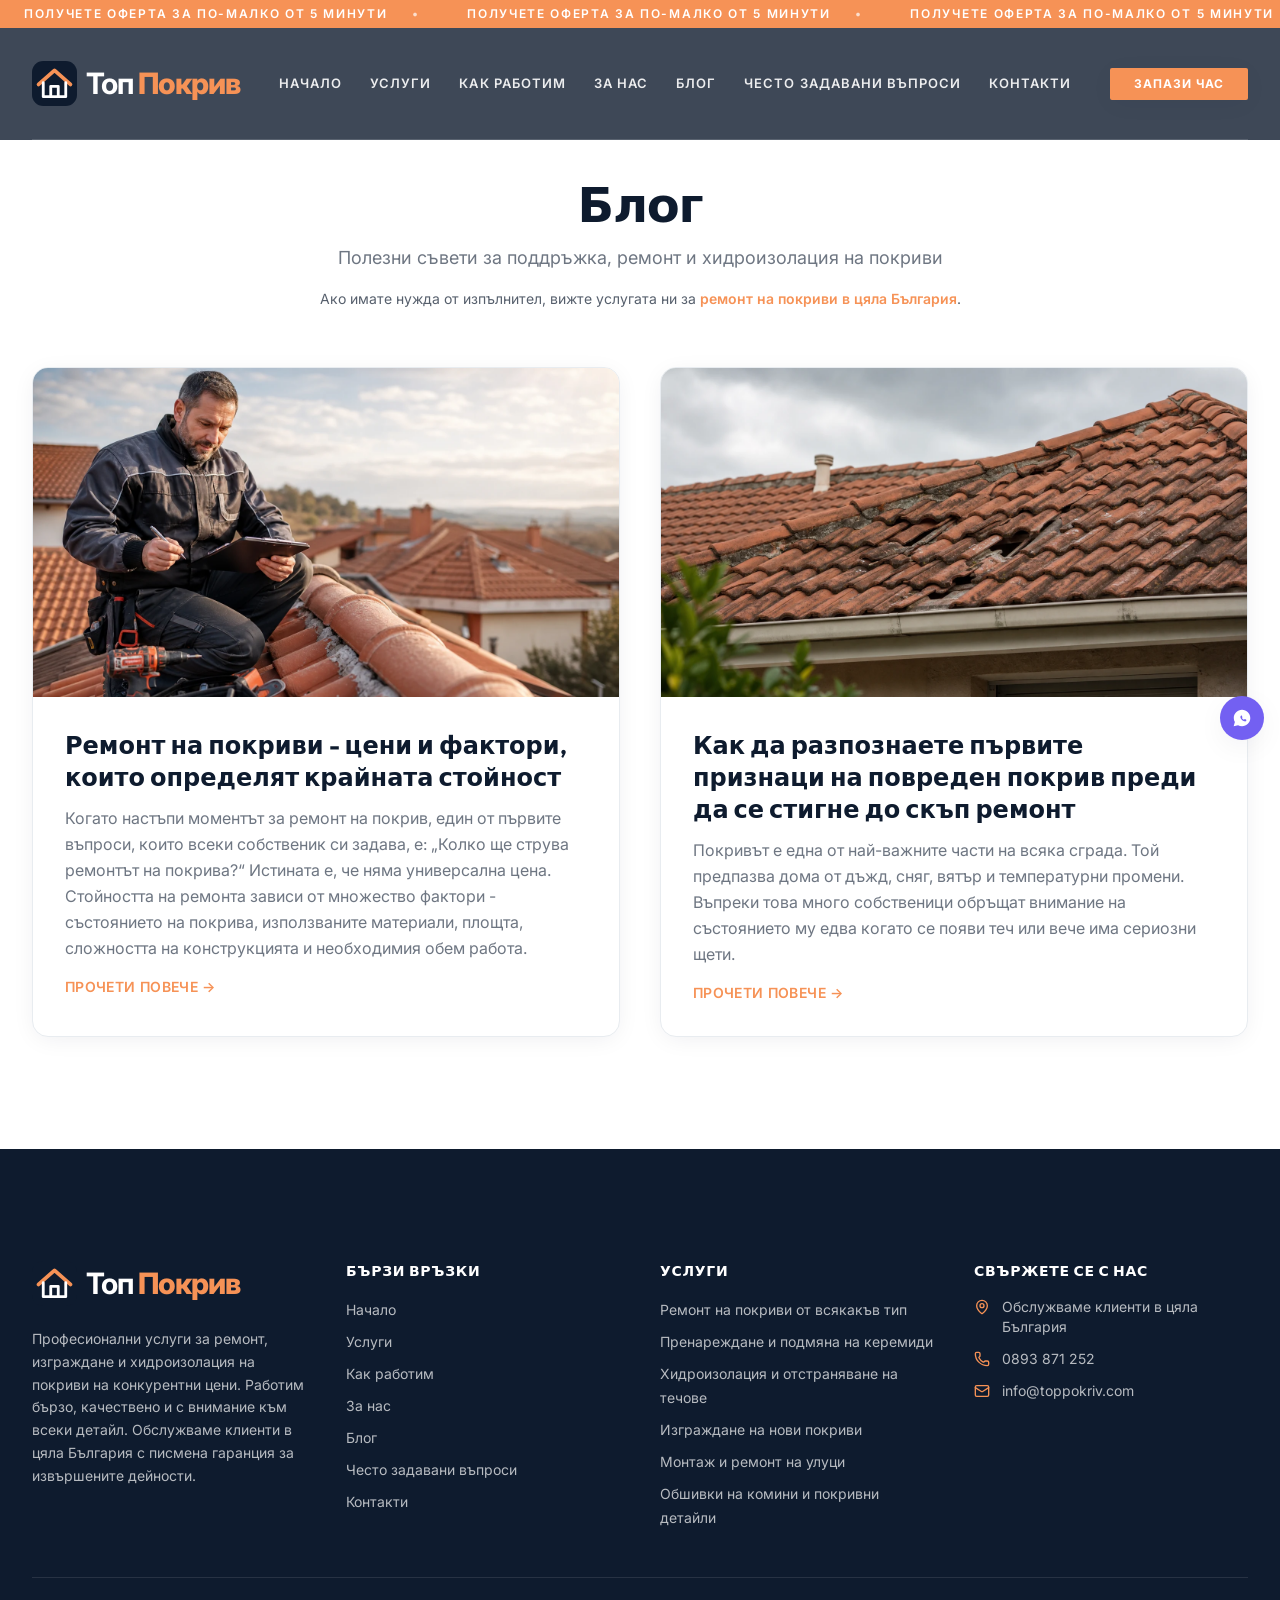
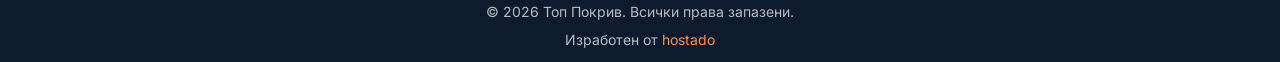
<file: blog/index.html>
<!DOCTYPE html>
<html lang="bg">
<head>
<meta charset="utf-8">
  <link rel="icon" type="image/svg+xml" href="../favicon.svg">
  <meta name="theme-color" content="#0e1b2e">
  <meta name="viewport" content="width=device-width, initial-scale=1, viewport-fit=cover">
  <title>Съвети за ремонт и поддръжка на покриви | Топ Покрив</title>
  <meta name="description" content="Практични статии за ремонт на покриви: от какво зависи цената и кои признаци показват, че е време за оглед.">
  <link rel="canonical" href="https://toppokriv.com/blog/">
  <meta property="og:type" content="website">
  <meta property="og:locale" content="bg_BG">
  <meta property="og:url" content="https://toppokriv.com/blog/">
  <meta property="og:title" content="Съвети за ремонт и поддръжка на покриви | Топ Покрив">
  <meta property="og:description" content="Практични статии за ремонт на покриви: от какво зависи цената и кои признаци показват, че е време за оглед.">
  <meta property="og:image" content="https://toppokriv.com/images/blog/remont-pokrivi-ceni.webp">
  <meta name="twitter:card" content="summary_large_image">
  <link rel="preconnect" href="https://fonts.googleapis.com">
  <link rel="preconnect" href="https://fonts.gstatic.com" crossorigin>
  <link href="https://fonts.googleapis.com/css2?family=Inter:wght@400;500;600;700&family=Outfit:wght@400;600;700;800;900&display=swap" rel="stylesheet">
  <link rel="stylesheet" href="../css/styles.css">
  <script type="application/ld+json">{"@context":"https://schema.org","@type":"BreadcrumbList","itemListElement":[{"@type":"ListItem","position":1,"name":"Начало","item":"https://toppokriv.com/"},{"@type":"ListItem","position":2,"name":"Блог","item":"https://toppokriv.com/blog/"}]}</script>
</head>
<body class="font-sans">
<div class="top-marquee" role="marquee" aria-label="Получете оферта за по-малко от 5 минути"><div class="marquee-track"><div class="marquee-group"><span class="marquee-item">Получете оферта за по-малко от 5 минути<span class="marquee-separator" aria-hidden="true">•</span></span><span class="marquee-item">Получете оферта за по-малко от 5 минути<span class="marquee-separator" aria-hidden="true">•</span></span><span class="marquee-item">Получете оферта за по-малко от 5 минути<span class="marquee-separator" aria-hidden="true">•</span></span><span class="marquee-item">Получете оферта за по-малко от 5 минути<span class="marquee-separator" aria-hidden="true">•</span></span><span class="marquee-item">Получете оферта за по-малко от 5 минути<span class="marquee-separator" aria-hidden="true">•</span></span><span class="marquee-item">Получете оферта за по-малко от 5 минути<span class="marquee-separator" aria-hidden="true">•</span></span></div><div class="marquee-group" aria-hidden="true"><span class="marquee-item">Получете оферта за по-малко от 5 минути<span class="marquee-separator" aria-hidden="true">•</span></span><span class="marquee-item">Получете оферта за по-малко от 5 минути<span class="marquee-separator" aria-hidden="true">•</span></span><span class="marquee-item">Получете оферта за по-малко от 5 минути<span class="marquee-separator" aria-hidden="true">•</span></span><span class="marquee-item">Получете оферта за по-малко от 5 минути<span class="marquee-separator" aria-hidden="true">•</span></span><span class="marquee-item">Получете оферта за по-малко от 5 минути<span class="marquee-separator" aria-hidden="true">•</span></span><span class="marquee-item">Получете оферта за по-малко от 5 минути<span class="marquee-separator" aria-hidden="true">•</span></span></div></div></div><header id="site-header" class="fixed inset-x-0 top-[var(--top-banner-height)] z-50 transition-all duration-500 bg-primary/80 backdrop-blur-sm"><div class="section-container"><div class="flex h-16 items-center justify-between border-b border-white/15 sm:h-20 lg:h-28"><a href="../index.html#начало" class="flex min-w-0 shrink-0 items-center"><span class="site-wordmark"><img src="../favicon.svg" alt="" aria-hidden="true" width="48" height="48"><span>Топ <strong>Покрив</strong></span></span></a><nav class="hidden items-center gap-7 lg:flex"><a href="../index.html#начало" class="text-[13px] font-semibold uppercase tracking-[0.08em] text-white/90 transition hover:text-accent">Начало</a>
<a href="../index.html#услуги" class="text-[13px] font-semibold uppercase tracking-[0.08em] text-white/90 transition hover:text-accent">Услуги</a>
<a href="../index.html#как-работим" class="text-[13px] font-semibold uppercase tracking-[0.08em] text-white/90 transition hover:text-accent">Как работим</a>
<a href="../index.html#за-нас" class="text-[13px] font-semibold uppercase tracking-[0.08em] text-white/90 transition hover:text-accent">За нас</a>
<a href="index.html" class="text-[13px] font-semibold uppercase tracking-[0.08em] text-white/90 transition hover:text-accent">Блог</a>
<a href="../index.html#faq" class="text-[13px] font-semibold uppercase tracking-[0.08em] text-white/90 transition hover:text-accent">Често задавани въпроси</a>
<a href="../index.html#контакти" class="text-[13px] font-semibold uppercase tracking-[0.08em] text-white/90 transition hover:text-accent">Контакти</a></nav><div class="hidden items-center lg:flex"><a href="../index.html#контакти" class="inline-flex items-center justify-center gap-2 rounded-sm bg-accent px-6 py-2 text-xs font-bold uppercase tracking-[0.08em] text-white shadow-soft transition hover:bg-accent-600">Запази час</a></div><button type="button" id="mobile-menu-toggle" aria-controls="mobile-nav" aria-expanded="false" class="p-2 text-white lg:hidden" aria-label="Меню"><svg id="icon-menu" class="h-6 w-6" xmlns="http://www.w3.org/2000/svg" fill="none" viewBox="0 0 24 24" stroke="currentColor" stroke-width="2"><path d="M4 12h16M4 18h16M4 6h16"/></svg><svg id="icon-close" class="hidden h-6 w-6" xmlns="http://www.w3.org/2000/svg" fill="none" viewBox="0 0 24 24" stroke="currentColor" stroke-width="2"><path d="M18 6 6 18M6 6l12 12"/></svg></button></div></div>
      <nav id="mobile-nav" class="hidden overflow-hidden bg-primary/95 lg:hidden">
        <div class="section-container flex flex-col gap-1 py-4">
                <a href="../index.html#начало" class="px-4 py-3 text-sm font-medium text-white/90 hover:text-accent">Начало</a>
                <a href="../index.html#услуги" class="px-4 py-3 text-sm font-medium text-white/90 hover:text-accent">Услуги</a>
                <a href="../index.html#как-работим" class="px-4 py-3 text-sm font-medium text-white/90 hover:text-accent">Как работим</a>
                <a href="../index.html#за-нас" class="px-4 py-3 text-sm font-medium text-white/90 hover:text-accent">За нас</a>
                <a href="index.html" class="px-4 py-3 text-sm font-medium text-white/90 hover:text-accent">Блог</a>
                <a href="../index.html#faq" class="px-4 py-3 text-sm font-medium text-white/90 hover:text-accent">Често задавани въпроси</a>
                <a href="../index.html#контакти" class="px-4 py-3 text-sm font-medium text-white/90 hover:text-accent">Контакти</a>
          <a href="../index.html#контакти" class="mt-3 flex w-full items-center justify-center gap-2 rounded-sm bg-accent px-6 py-3 text-sm font-semibold uppercase tracking-wide text-white">
            Безплатен оглед
          </a>
        </div>
      </nav></header>
<main class="min-w-0">
<section class="below-fixed-header">
  <div class="section-container">
    <div class="mx-auto mb-10 max-w-3xl text-center sm:mb-14">
      <h1 class="font-display text-3xl font-bold tracking-tight text-primary sm:text-4xl lg:text-5xl">Блог</h1>
      <p class="mt-3 text-base leading-relaxed text-primary/60 sm:mt-4 sm:text-lg">Полезни съвети за поддръжка, ремонт и хидроизолация на покриви</p>
      <p class="mt-4 text-sm leading-relaxed text-primary/70">Ако имате нужда от изпълнител, вижте услугата ни за <a href="../uslugi/remont-na-pokrivi/" class="font-semibold text-accent hover:underline">ремонт на покриви в цяла България</a>.</p>
    </div>
    <div class="grid gap-8 md:grid-cols-2 md:gap-10">

        <article class="group overflow-hidden rounded-2xl border border-surface-dark bg-white shadow-soft transition hover:border-accent/40 hover:shadow-card">
          <a href="./remont-na-pokrivi-ceni-i-faktori/index.html" class="block">
            <div class="aspect-video overflow-hidden bg-surface">
              <img src="../images/blog/remont-pokrivi-ceni.webp" alt="Ремонт на покриви - цени и фактори за крайната стойност" class="h-full w-full object-cover transition duration-500 group-hover:scale-105" loading="lazy" width="640" height="360"/>
            </div>
            <div class="p-6 sm:p-8">
              <h2 class="font-display text-xl font-bold text-primary transition group-hover:text-accent sm:text-2xl">Ремонт на покриви - цени и фактори, които определят крайната стойност</h2>
              <p class="mt-3 text-base leading-relaxed text-primary/60">Когато настъпи моментът за ремонт на покрив, един от първите въпроси, които всеки собственик си задава, е: „Колко ще струва ремонтът на покрива?“ Истината е, че няма универсална цена. Стойността на ремонта зависи от множество фактори - състоянието на покрива, използваните материали, площта, сложността на конструкцията и необходимия обем работа.</p>
              <span class="mt-4 inline-flex items-center gap-1 text-sm font-semibold uppercase tracking-wide text-accent">Прочети повече →</span>
            </div>
          </a>
        </article>
        <article class="group overflow-hidden rounded-2xl border border-surface-dark bg-white shadow-soft transition hover:border-accent/40 hover:shadow-card">
          <a href="./kak-da-razpoznaete-priznatsi-na-povreden-pokriv/index.html" class="block">
            <div class="aspect-video overflow-hidden bg-surface">
              <img src="../images/blog/priznatsi-povreden-pokriv.webp" alt="Признаци на повреден покрив - професионален оглед" class="h-full w-full object-cover transition duration-500 group-hover:scale-105" loading="lazy" width="640" height="360"/>
            </div>
            <div class="p-6 sm:p-8">
              <h2 class="font-display text-xl font-bold text-primary transition group-hover:text-accent sm:text-2xl">Как да разпознаете първите признаци на повреден покрив преди да се стигне до скъп ремонт</h2>
              <p class="mt-3 text-base leading-relaxed text-primary/60">Покривът е една от най-важните части на всяка сграда. Той предпазва дома от дъжд, сняг, вятър и температурни промени. Въпреки това много собственици обръщат внимание на състоянието му едва когато се появи теч или вече има сериозни щети.</p>
              <span class="mt-4 inline-flex items-center gap-1 text-sm font-semibold uppercase tracking-wide text-accent">Прочети повече →</span>
            </div>
          </a>
        </article>
    </div>
  </div>
</section></main>
<footer><div class="bg-primary text-white/70"><div class="section-container pt-14 sm:pt-20 lg:pt-28 pb-4 max-lg:pb-16 lg:pb-3"><div class="grid gap-10 md:grid-cols-2 lg:grid-cols-4"><div><a href="../index.html#начало" class="inline-flex"><span class="site-wordmark"><img src="../favicon.svg" alt="" aria-hidden="true" width="48" height="48"><span>Топ <strong>Покрив</strong></span></span></a><p class="mt-4 text-sm leading-relaxed">Професионални услуги за ремонт, изграждане и хидроизолация на покриви на конкурентни цени. Работим бързо, качествено и с внимание към всеки детайл. Обслужваме клиенти в цяла България с писмена гаранция за извършените дейности.</p></div><div><h3 class="font-display text-sm font-semibold uppercase tracking-wider text-white">Бързи връзки</h3><ul class="mt-4 space-y-2"><li><a href="../index.html#начало" class="text-sm transition hover:text-accent">Начало</a></li><li><a href="../index.html#услуги" class="text-sm transition hover:text-accent">Услуги</a></li><li><a href="../index.html#как-работим" class="text-sm transition hover:text-accent">Как работим</a></li><li><a href="../index.html#за-нас" class="text-sm transition hover:text-accent">За нас</a></li><li><a href="index.html" class="text-sm transition hover:text-accent">Блог</a></li><li><a href="../index.html#faq" class="text-sm transition hover:text-accent">Често задавани въпроси</a></li><li><a href="../index.html#контакти" class="text-sm transition hover:text-accent">Контакти</a></li></ul></div><div><h3 class="font-display text-sm font-semibold uppercase tracking-wider text-white">Услуги</h3><ul class="mt-4 space-y-2"><li><a href="../index.html#услуги" class="text-sm transition hover:text-accent">Ремонт на покриви от всякакъв тип</a></li><li><a href="../index.html#услуги" class="text-sm transition hover:text-accent">Пренареждане и подмяна на керемиди</a></li><li><a href="../index.html#услуги" class="text-sm transition hover:text-accent">Хидроизолация и отстраняване на течове</a></li><li><a href="../index.html#услуги" class="text-sm transition hover:text-accent">Изграждане на нови покриви</a></li><li><a href="../index.html#услуги" class="text-sm transition hover:text-accent">Монтаж и ремонт на улуци</a></li><li><a href="../index.html#услуги" class="text-sm transition hover:text-accent">Обшивки на комини и покривни детайли</a></li></ul></div><div><h3 class="font-display text-sm font-semibold uppercase tracking-wider text-white">Свържете се с нас</h3><ul class="mt-4 space-y-3 text-sm"><li class="flex items-start gap-3"><svg xmlns="http://www.w3.org/2000/svg" width="24" height="24" viewBox="0 0 24 24" fill="none" stroke="currentColor" stroke-width="2" stroke-linecap="round" stroke-linejoin="round" class="mt-0.5 h-4 w-4 shrink-0 text-accent" aria-hidden="true"><path d="M20 10c0 4.993-5.539 10.193-7.399 11.799a1 1 0 0 1-1.202 0C9.539 20.193 4 14.993 4 10a8 8 0 0 1 16 0"></path><circle cx="12" cy="10" r="3"></circle></svg>Обслужваме клиенти в цяла България</li><li class="flex items-start gap-3"><svg xmlns="http://www.w3.org/2000/svg" width="24" height="24" viewBox="0 0 24 24" fill="none" stroke="currentColor" stroke-width="2" stroke-linecap="round" stroke-linejoin="round" class="mt-0.5 h-4 w-4 shrink-0 text-accent" aria-hidden="true"><path d="M13.832 16.568a1 1 0 0 0 1.213-.303l.355-.465A2 2 0 0 1 17 15h3a2 2 0 0 1 2 2v3a2 2 0 0 1-2 2A18 18 0 0 1 2 4a2 2 0 0 1 2-2h3a2 2 0 0 1 2 2v3a2 2 0 0 1-.8 1.6l-.468.351a1 1 0 0 0-.292 1.233 14 14 0 0 0 6.392 6.384"></path></svg><a href="tel:+359893871252" class="hover:text-white">0893 871 252</a></li><li class="flex items-start gap-3"><svg xmlns="http://www.w3.org/2000/svg" width="24" height="24" viewBox="0 0 24 24" fill="none" stroke="currentColor" stroke-width="2" stroke-linecap="round" stroke-linejoin="round" class="mt-0.5 h-4 w-4 shrink-0 text-accent" aria-hidden="true"><path d="m22 7-8.991 5.727a2 2 0 0 1-2.009 0L2 7"></path><rect x="2" y="4" width="20" height="16" rx="2"></rect></svg><a href="mailto:info@toppokriv.com" class="hover:text-white">info@toppokriv.com</a></li></ul></div></div><div class="mt-12 border-t border-white/10 pt-6 text-center text-sm"><p>© 2026 Топ Покрив. Всички права запазени.</p><p class="mt-2">Изработен от <a href="https://hostado.net" target="_blank" rel="noopener noreferrer" class="text-accent transition hover:text-white">hostado</a></p></div></div></div></footer><a href="tel:+359893871252" class="fixed bottom-[calc(1.5rem+env(safe-area-inset-bottom,0px))] right-4 z-40 flex h-14 w-14 items-center justify-center rounded-full bg-accent text-white shadow-glow transition hover:scale-110 lg:hidden" aria-label="Обади се"><svg xmlns="http://www.w3.org/2000/svg" width="24" height="24" viewBox="0 0 24 24" fill="none" stroke="currentColor" stroke-width="2" stroke-linecap="round" stroke-linejoin="round" class="h-6 w-6" aria-hidden="true"><path d="M13.832 16.568a1 1 0 0 0 1.213-.303l.355-.465A2 2 0 0 1 17 15h3a2 2 0 0 1 2 2v3a2 2 0 0 1-2 2A18 18 0 0 1 2 4a2 2 0 0 1 2-2h3a2 2 0 0 1 2 2v3a2 2 0 0 1-.8 1.6l-.468.351a1 1 0 0 0-.292 1.233 14 14 0 0 0 6.392 6.384"></path></svg></a><div class="fixed bottom-40 right-4 z-40 hidden flex-col gap-2 lg:flex"><a href="viber://chat?number=359893871252" target="_blank" rel="noopener noreferrer" aria-label="Viber" class="flex h-11 w-11 items-center justify-center rounded-full bg-[#7360F2] text-white shadow-card transition hover:scale-110"><svg class="h-5 w-5" viewBox="0 0 24 24" fill="currentColor"><path d="M12.04 2C6.58 2 2.13 6.45 2.13 11.91c0 1.75.46 3.45 1.32 4.95L2 22l5.25-1.37c1.45.79 3.08 1.21 4.79 1.21 5.46 0 9.91-4.45 9.91-9.91C21.95 6.45 17.5 2 12.04 2zm5.32 13.22c-.15.42-.87.77-1.21.82-.31.04-.71.06-1.15-.07-.27-.08-.61-.2-1.05-.39-1.85-.8-3.06-2.68-3.15-2.81-.09-.13-.75-.99-.75-1.89 0-.9.47-1.34.64-1.52.17-.18.37-.23.49-.23.12 0 .24 0 .35.01.11.01.26-.04.4.31.15.35.5 1.22.55 1.31.05.09.08.19.02.31-.06.12-.09.19-.18.29-.09.1-.19.22-.27.3-.09.08-.18.17-.08.33.1.16.44.73.95 1.18.65.58 1.2.76 1.37.84.17.09.27.07.37-.05.1-.11.42-.49.53-.66.11-.17.22-.14.37-.08.15.05.96.45 1.12.54.17.09.28.13.32.21.04.07.04.42-.11.84z"></path></svg></a></div>
  <script src="../js/content.js"></script>
  <script src="../js/main.js"></script>
</body>
</html>
</file>
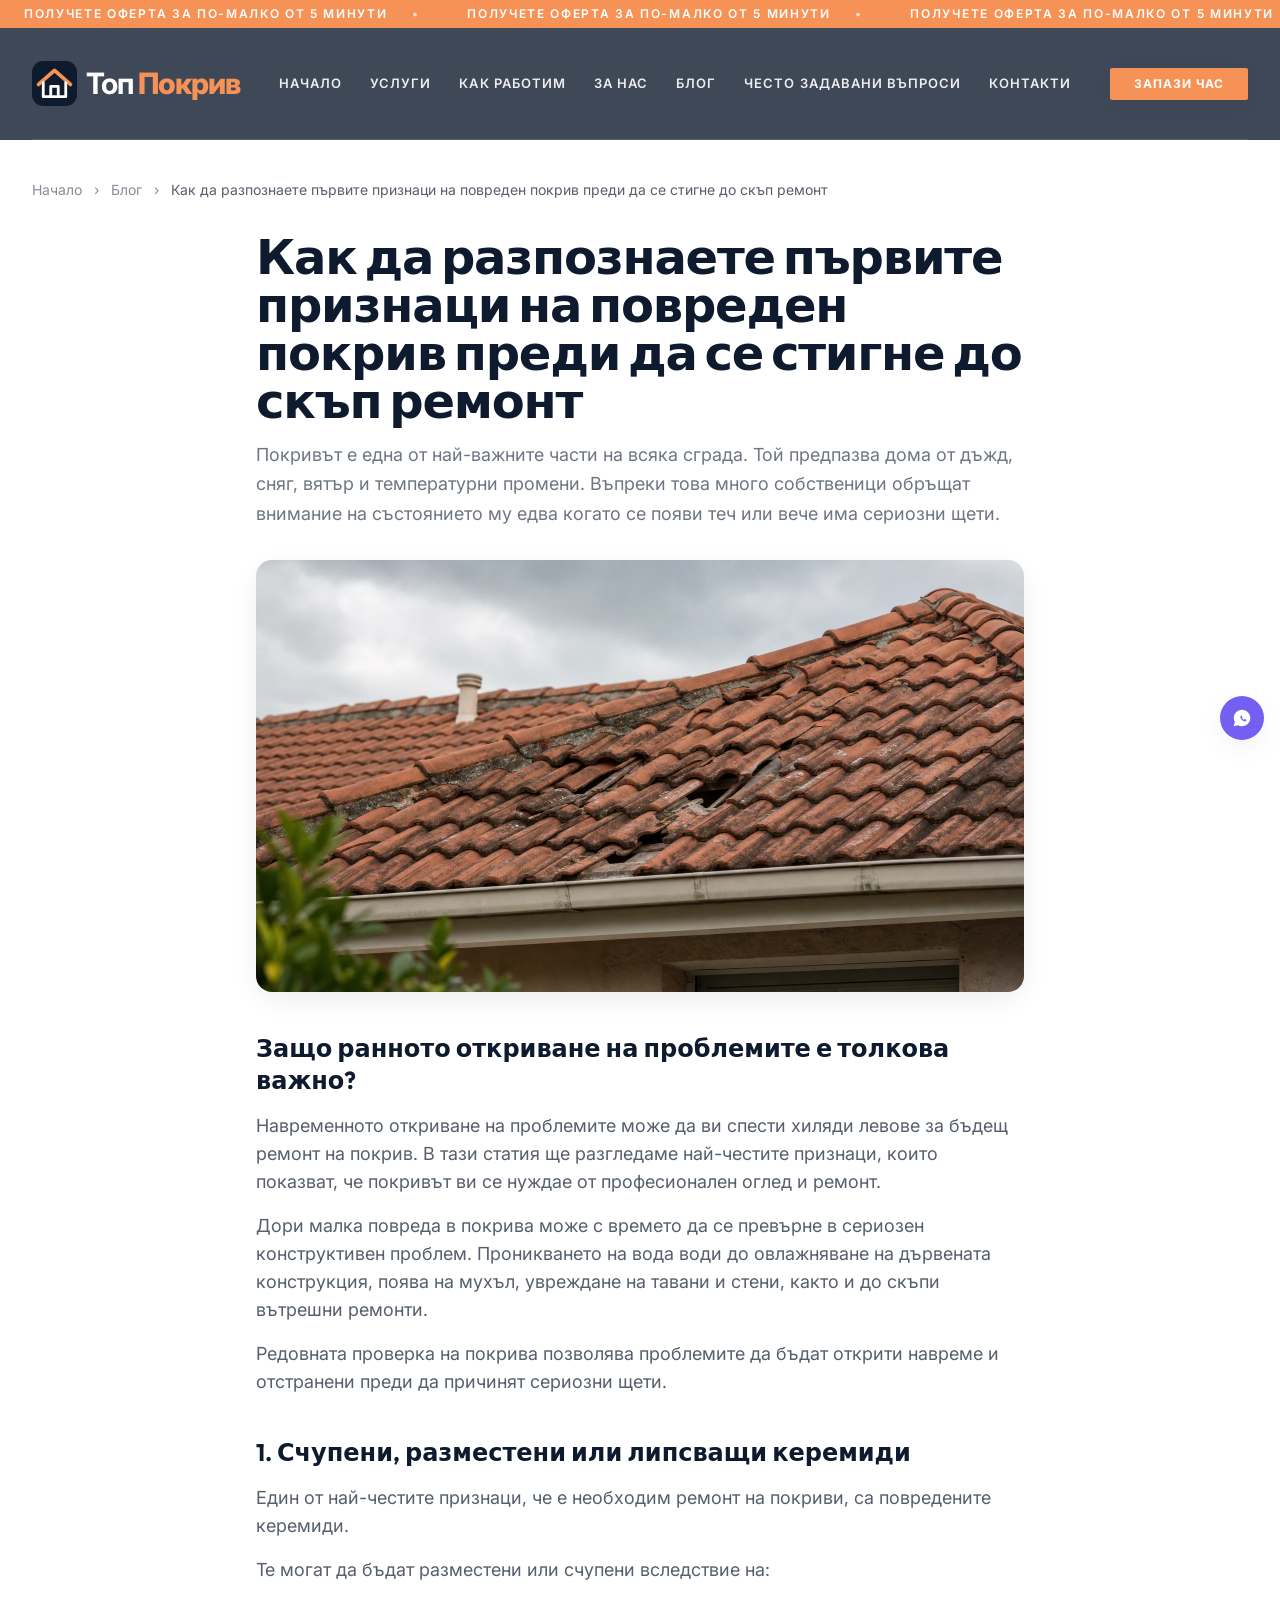
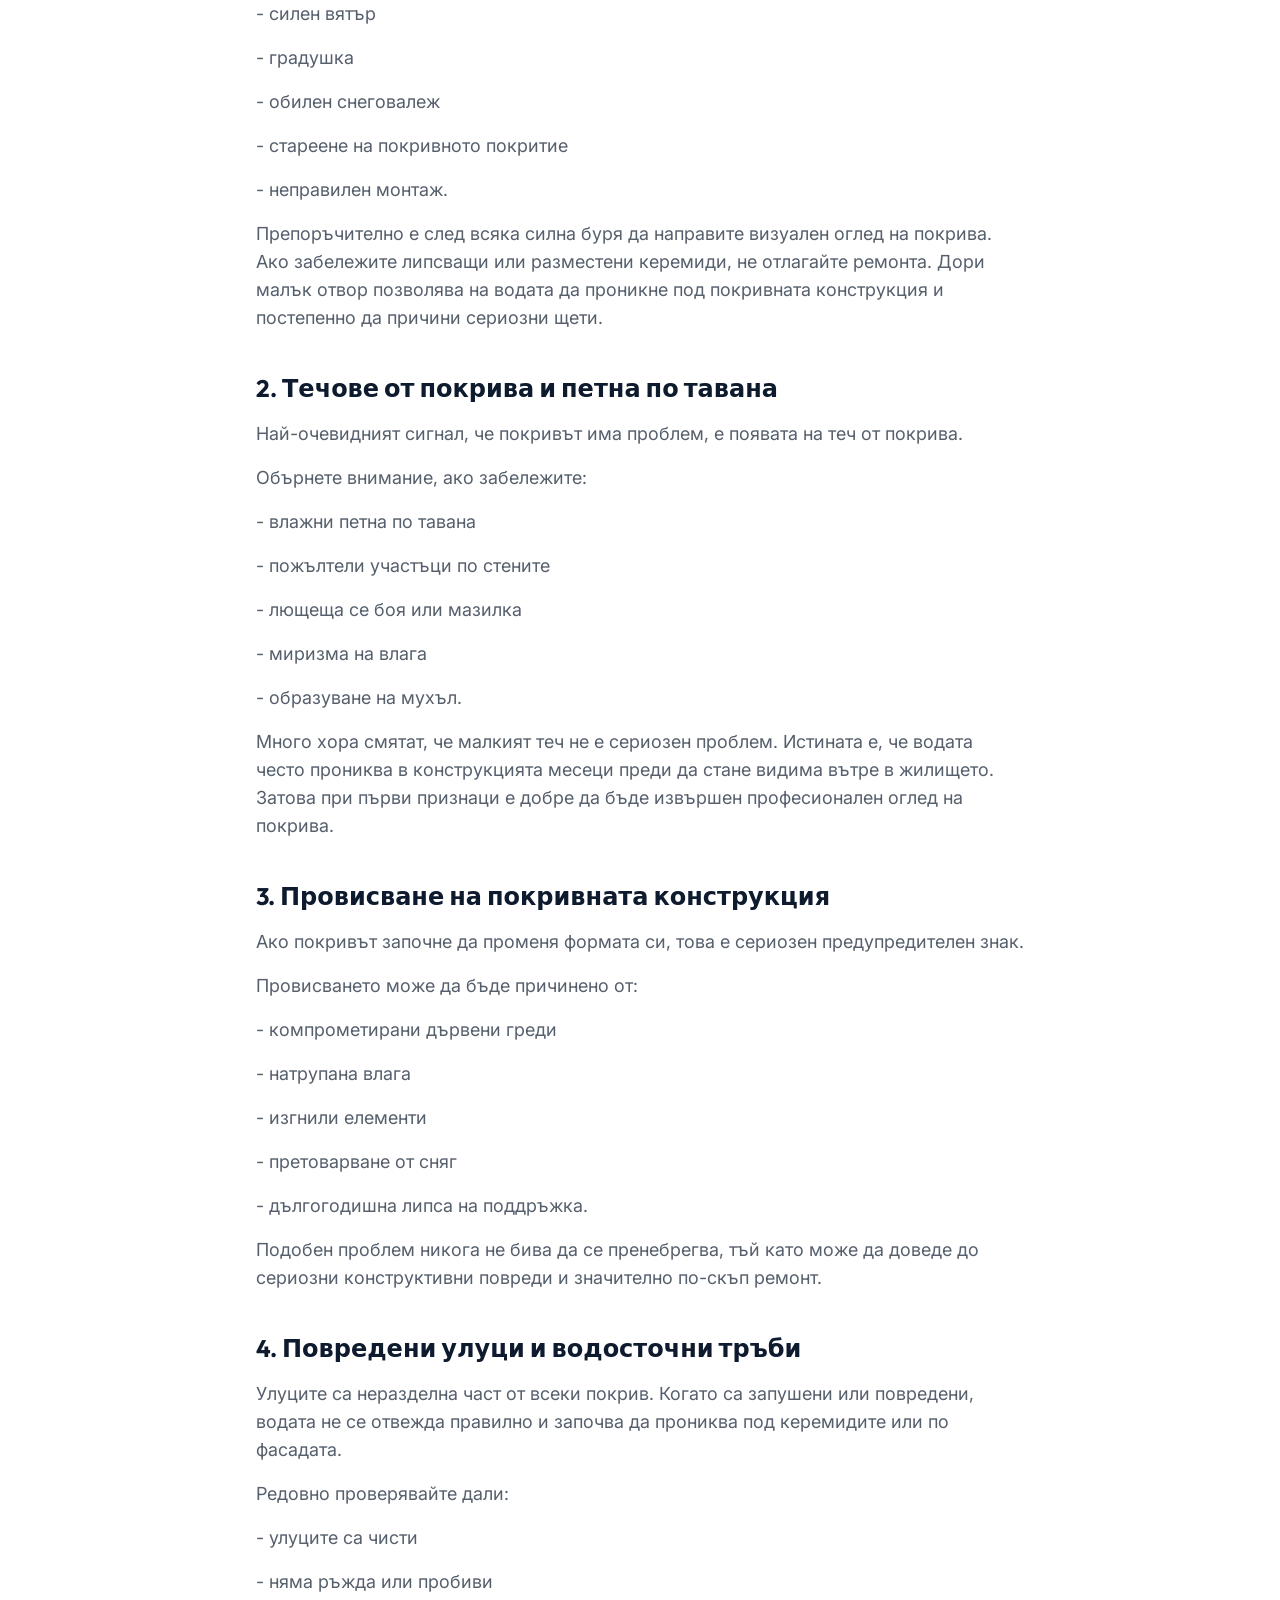
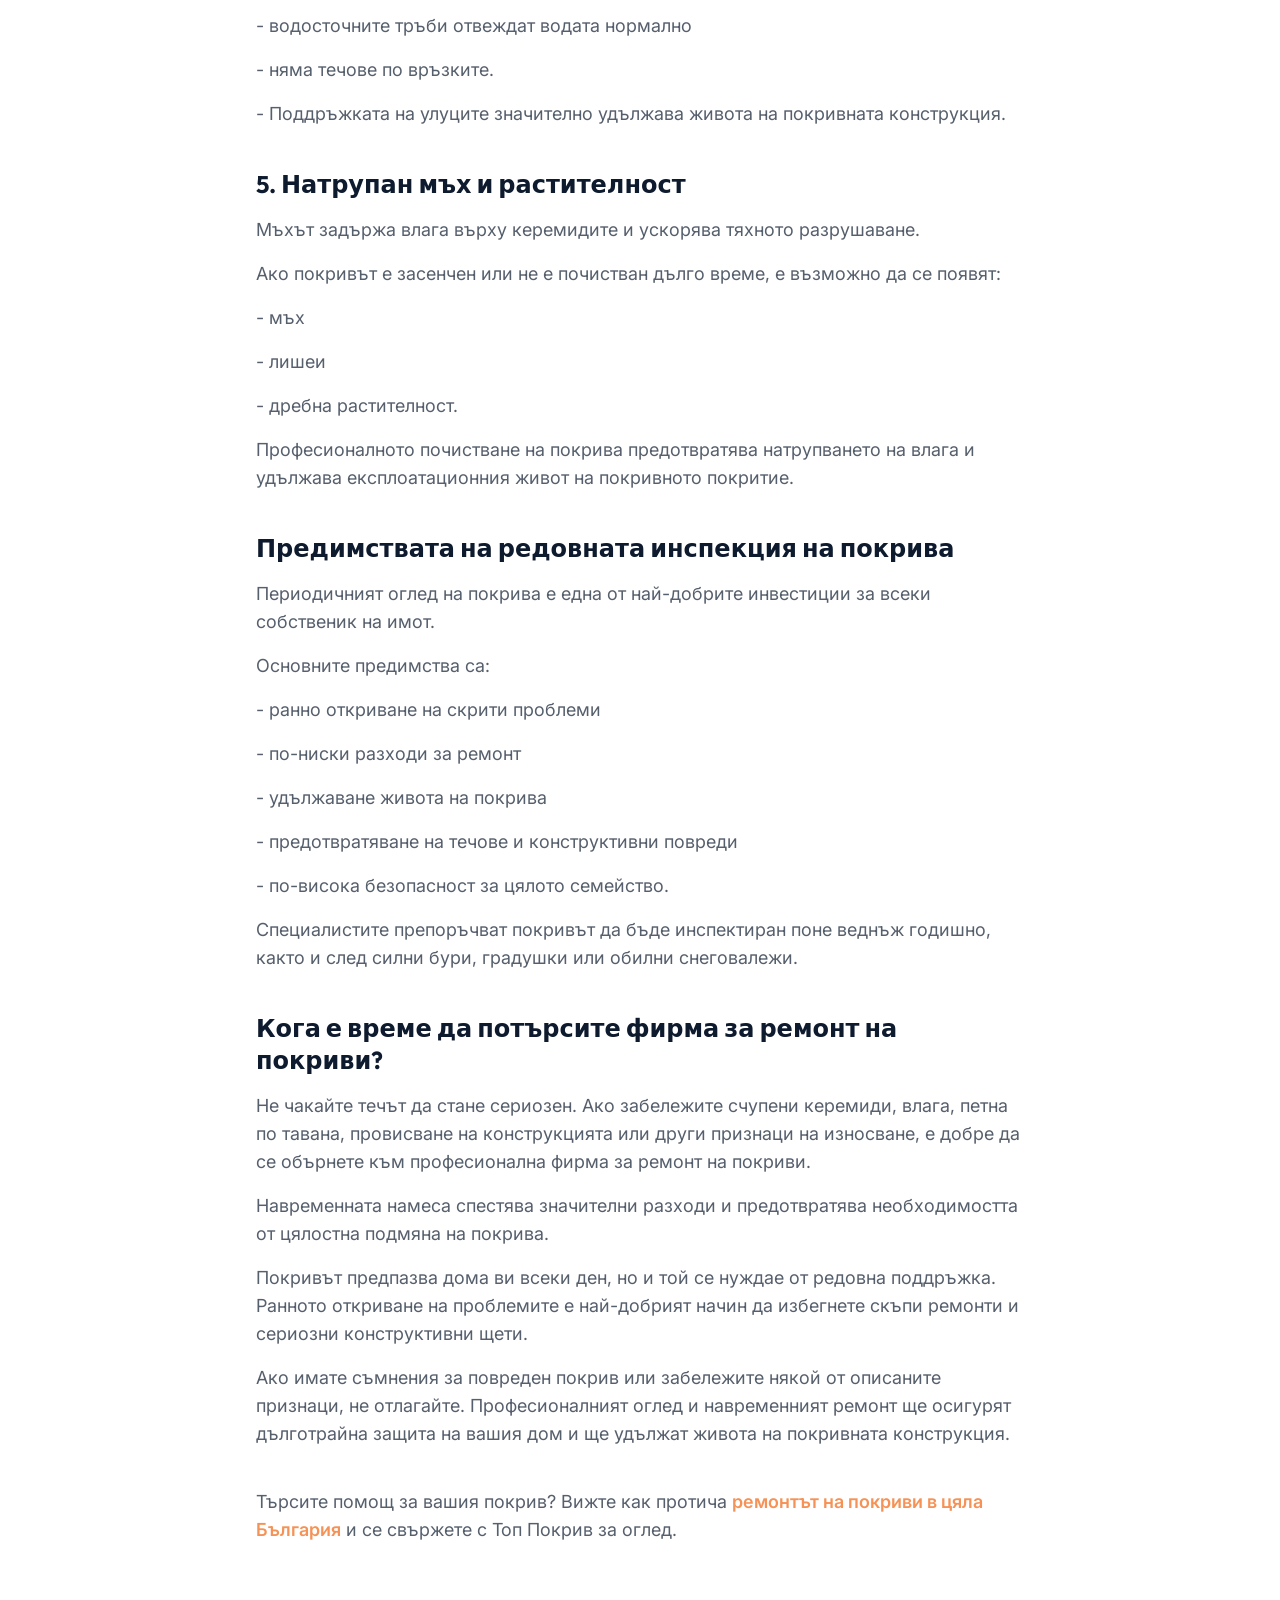
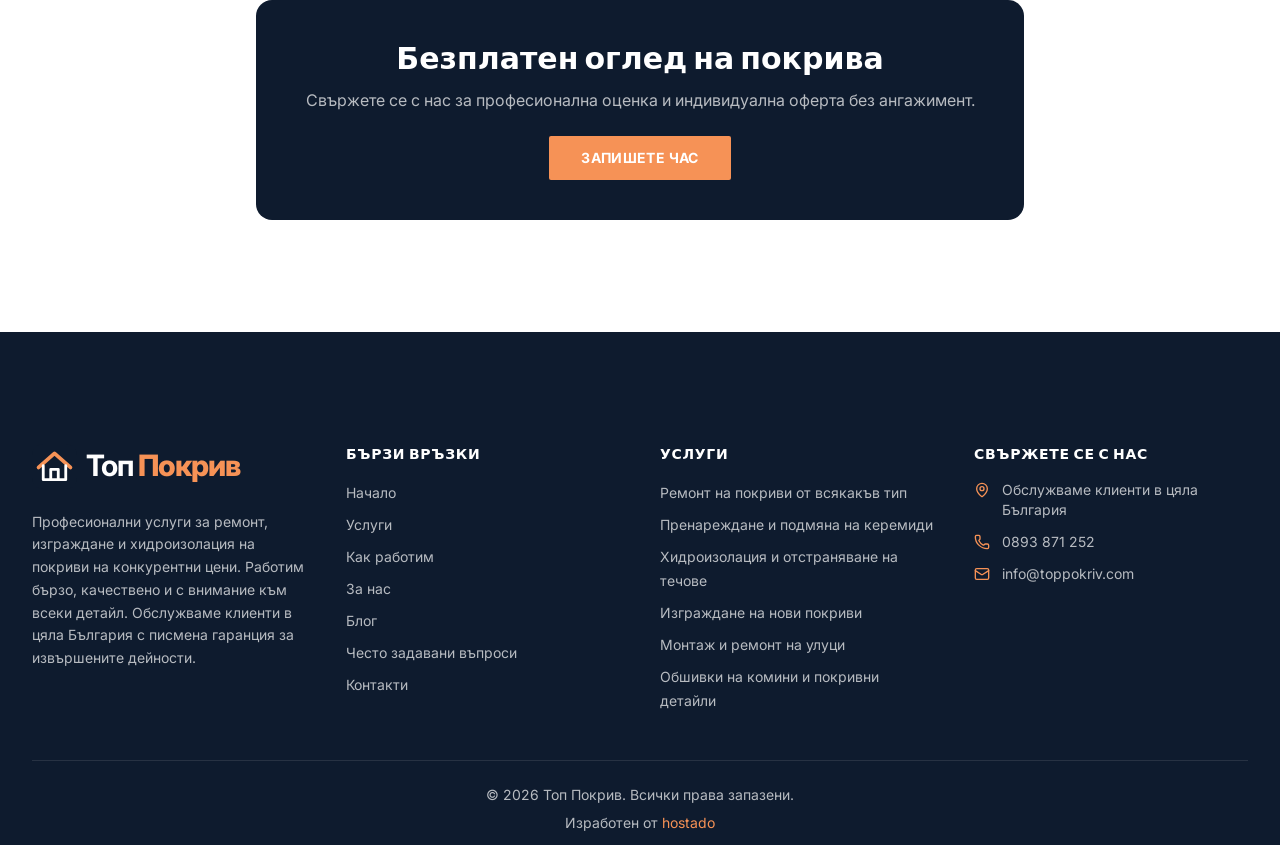
<file: blog/kak-da-razpoznaete-priznatsi-na-povreden-pokriv/index.html>
<!DOCTYPE html>
<html lang="bg">
<head>
<meta charset="utf-8">
  <link rel="icon" type="image/svg+xml" href="../../favicon.svg">
  <meta name="theme-color" content="#0e1b2e">
  <meta name="viewport" content="width=device-width, initial-scale=1, viewport-fit=cover">
  <title>Признаци за повреден покрив и течове | Топ Покрив</title>
  <meta name="description" content="Счупени керемиди, петна по тавана, повредени улуци и провисване: научете кога е време за проверка и ремонт на покрива.">
  <link rel="canonical" href="https://toppokriv.com/blog/kak-da-razpoznaete-priznatsi-na-povreden-pokriv/">
  <meta property="og:type" content="article">
  <meta property="og:locale" content="bg_BG">
  <meta property="og:url" content="https://toppokriv.com/blog/kak-da-razpoznaete-priznatsi-na-povreden-pokriv/">
  <meta property="og:title" content="Признаци за повреден покрив и течове | Топ Покрив">
  <meta property="og:description" content="Счупени керемиди, петна по тавана, повредени улуци и провисване: научете кога е време за проверка и ремонт на покрива.">
  <meta property="og:image" content="https://toppokriv.com/images/blog/priznatsi-povreden-pokriv.webp">
  <meta name="twitter:card" content="summary_large_image">
  <link rel="preconnect" href="https://fonts.googleapis.com">
  <link rel="preconnect" href="https://fonts.gstatic.com" crossorigin>
  <link href="https://fonts.googleapis.com/css2?family=Inter:wght@400;500;600;700&family=Outfit:wght@400;600;700;800;900&display=swap" rel="stylesheet">
  <link rel="stylesheet" href="../../css/styles.css">
  <script type="application/ld+json">{"@context":"https://schema.org","@type":"BlogPosting","headline":"Как да разпознаете първите признаци на повреден покрив преди да се стигне до скъп ремонт","description":"Покривът е една от най-важните части на всяка сграда. Той предпазва дома от дъжд, сняг, вятър и температурни промени. Въпреки това много собственици обръщат внимание на състоянието му едва когато се появи теч или вече има сериозни щети.","datePublished":"2026-07-01","dateModified":"2026-11-14","author":{"@type":"Organization","name":"Топ Покрив"},"publisher":{"@type":"Organization","name":"Топ Покрив","url":"https://toppokriv.com"},"image":"https://toppokriv.com/images/blog/priznatsi-povreden-pokriv.webp","mainEntityOfPage":"https://toppokriv.com/blog/kak-da-razpoznaete-priznatsi-na-povreden-pokriv/"}</script>
  <script type="application/ld+json">{"@context":"https://schema.org","@type":"BreadcrumbList","itemListElement":[{"@type":"ListItem","position":1,"name":"Начало","item":"https://toppokriv.com/"},{"@type":"ListItem","position":2,"name":"Блог","item":"https://toppokriv.com/blog/"},{"@type":"ListItem","position":3,"name":"Как да разпознаете първите признаци на повреден покрив преди да се стигне до скъп ремонт","item":"https://toppokriv.com/blog/kak-da-razpoznaete-priznatsi-na-povreden-pokriv/"}]}</script>
</head>
<body class="font-sans">
<div class="top-marquee" role="marquee" aria-label="Получете оферта за по-малко от 5 минути"><div class="marquee-track"><div class="marquee-group"><span class="marquee-item">Получете оферта за по-малко от 5 минути<span class="marquee-separator" aria-hidden="true">•</span></span><span class="marquee-item">Получете оферта за по-малко от 5 минути<span class="marquee-separator" aria-hidden="true">•</span></span><span class="marquee-item">Получете оферта за по-малко от 5 минути<span class="marquee-separator" aria-hidden="true">•</span></span><span class="marquee-item">Получете оферта за по-малко от 5 минути<span class="marquee-separator" aria-hidden="true">•</span></span><span class="marquee-item">Получете оферта за по-малко от 5 минути<span class="marquee-separator" aria-hidden="true">•</span></span><span class="marquee-item">Получете оферта за по-малко от 5 минути<span class="marquee-separator" aria-hidden="true">•</span></span></div><div class="marquee-group" aria-hidden="true"><span class="marquee-item">Получете оферта за по-малко от 5 минути<span class="marquee-separator" aria-hidden="true">•</span></span><span class="marquee-item">Получете оферта за по-малко от 5 минути<span class="marquee-separator" aria-hidden="true">•</span></span><span class="marquee-item">Получете оферта за по-малко от 5 минути<span class="marquee-separator" aria-hidden="true">•</span></span><span class="marquee-item">Получете оферта за по-малко от 5 минути<span class="marquee-separator" aria-hidden="true">•</span></span><span class="marquee-item">Получете оферта за по-малко от 5 минути<span class="marquee-separator" aria-hidden="true">•</span></span><span class="marquee-item">Получете оферта за по-малко от 5 минути<span class="marquee-separator" aria-hidden="true">•</span></span></div></div></div><header id="site-header" class="fixed inset-x-0 top-[var(--top-banner-height)] z-50 transition-all duration-500 bg-primary/80 backdrop-blur-sm"><div class="section-container"><div class="flex h-16 items-center justify-between border-b border-white/15 sm:h-20 lg:h-28"><a href="../../index.html#начало" class="flex min-w-0 shrink-0 items-center"><span class="site-wordmark"><img src="../../favicon.svg" alt="" aria-hidden="true" width="48" height="48"><span>Топ <strong>Покрив</strong></span></span></a><nav class="hidden items-center gap-7 lg:flex"><a href="../../index.html#начало" class="text-[13px] font-semibold uppercase tracking-[0.08em] text-white/90 transition hover:text-accent">Начало</a>
<a href="../../index.html#услуги" class="text-[13px] font-semibold uppercase tracking-[0.08em] text-white/90 transition hover:text-accent">Услуги</a>
<a href="../../index.html#как-работим" class="text-[13px] font-semibold uppercase tracking-[0.08em] text-white/90 transition hover:text-accent">Как работим</a>
<a href="../../index.html#за-нас" class="text-[13px] font-semibold uppercase tracking-[0.08em] text-white/90 transition hover:text-accent">За нас</a>
<a href="../index.html" class="text-[13px] font-semibold uppercase tracking-[0.08em] text-white/90 transition hover:text-accent">Блог</a>
<a href="../../index.html#faq" class="text-[13px] font-semibold uppercase tracking-[0.08em] text-white/90 transition hover:text-accent">Често задавани въпроси</a>
<a href="../../index.html#контакти" class="text-[13px] font-semibold uppercase tracking-[0.08em] text-white/90 transition hover:text-accent">Контакти</a></nav><div class="hidden items-center lg:flex"><a href="../../index.html#контакти" class="inline-flex items-center justify-center gap-2 rounded-sm bg-accent px-6 py-2 text-xs font-bold uppercase tracking-[0.08em] text-white shadow-soft transition hover:bg-accent-600">Запази час</a></div><button type="button" id="mobile-menu-toggle" aria-controls="mobile-nav" aria-expanded="false" class="p-2 text-white lg:hidden" aria-label="Меню"><svg id="icon-menu" class="h-6 w-6" xmlns="http://www.w3.org/2000/svg" fill="none" viewBox="0 0 24 24" stroke="currentColor" stroke-width="2"><path d="M4 12h16M4 18h16M4 6h16"/></svg><svg id="icon-close" class="hidden h-6 w-6" xmlns="http://www.w3.org/2000/svg" fill="none" viewBox="0 0 24 24" stroke="currentColor" stroke-width="2"><path d="M18 6 6 18M6 6l12 12"/></svg></button></div></div>
      <nav id="mobile-nav" class="hidden overflow-hidden bg-primary/95 lg:hidden">
        <div class="section-container flex flex-col gap-1 py-4">
                <a href="../../index.html#начало" class="px-4 py-3 text-sm font-medium text-white/90 hover:text-accent">Начало</a>
                <a href="../../index.html#услуги" class="px-4 py-3 text-sm font-medium text-white/90 hover:text-accent">Услуги</a>
                <a href="../../index.html#как-работим" class="px-4 py-3 text-sm font-medium text-white/90 hover:text-accent">Как работим</a>
                <a href="../../index.html#за-нас" class="px-4 py-3 text-sm font-medium text-white/90 hover:text-accent">За нас</a>
                <a href="../index.html" class="px-4 py-3 text-sm font-medium text-white/90 hover:text-accent">Блог</a>
                <a href="../../index.html#faq" class="px-4 py-3 text-sm font-medium text-white/90 hover:text-accent">Често задавани въпроси</a>
                <a href="../../index.html#контакти" class="px-4 py-3 text-sm font-medium text-white/90 hover:text-accent">Контакти</a>
          <a href="../../index.html#контакти" class="mt-3 flex w-full items-center justify-center gap-2 rounded-sm bg-accent px-6 py-3 text-sm font-semibold uppercase tracking-wide text-white">
            Безплатен оглед
          </a>
        </div>
      </nav></header>
<main class="min-w-0">
<section class="below-fixed-header">
  <div class="section-container">
    <nav class="mb-8 text-sm text-primary/50" aria-label="Breadcrumb">
      <a href="../../index.html" class="transition hover:text-accent">Начало</a>
      <span class="mx-2">›</span>
      <a href="../index.html" class="transition hover:text-accent">Блог</a>
      <span class="mx-2">›</span>
      <span class="text-primary/70">Как да разпознаете първите признаци на повреден покрив преди да се стигне до скъп ремонт</span>
    </nav>
    <article class="mx-auto max-w-3xl">
      <header>
        <h1 class="font-display text-3xl font-bold tracking-tight text-primary sm:text-4xl lg:text-5xl">Как да разпознаете първите признаци на повреден покрив преди да се стигне до скъп ремонт</h1>
        <p class="mt-4 text-lg leading-relaxed text-primary/60">Покривът е една от най-важните части на всяка сграда. Той предпазва дома от дъжд, сняг, вятър и температурни промени. Въпреки това много собственици обръщат внимание на състоянието му едва когато се появи теч или вече има сериозни щети.</p>
      </header>
      <div class="mt-8 overflow-hidden rounded-2xl shadow-card">
        <img src="../../images/blog/priznatsi-povreden-pokriv.webp" alt="Признаци на повреден покрив - професионален оглед" class="aspect-video w-full object-cover" width="960" height="540"/>
      </div>
      <div class="mt-10 space-y-10">

      <div>
        <h2 class="font-display text-xl font-bold text-primary sm:text-2xl">Защо ранното откриване на проблемите е толкова важно?</h2>
        <p class="mt-4 text-base leading-relaxed text-primary/70 sm:text-lg">Навременното откриване на проблемите може да ви спести хиляди левове за бъдещ ремонт на покрив. В тази статия ще разгледаме най-честите признаци, които показват, че покривът ви се нуждае от професионален оглед и ремонт.</p><p class="mt-4 text-base leading-relaxed text-primary/70 sm:text-lg">Дори малка повреда в покрива може с времето да се превърне в сериозен конструктивен проблем. Проникването на вода води до овлажняване на дървената конструкция, поява на мухъл, увреждане на тавани и стени, както и до скъпи вътрешни ремонти.</p><p class="mt-4 text-base leading-relaxed text-primary/70 sm:text-lg">Редовната проверка на покрива позволява проблемите да бъдат открити навреме и отстранени преди да причинят сериозни щети.</p>
      </div>
      <div>
        <h2 class="font-display text-xl font-bold text-primary sm:text-2xl">1. Счупени, разместени или липсващи керемиди</h2>
        <p class="mt-4 text-base leading-relaxed text-primary/70 sm:text-lg">Един от най-честите признаци, че е необходим ремонт на покриви, са повредените керемиди.</p><p class="mt-4 text-base leading-relaxed text-primary/70 sm:text-lg">Те могат да бъдат разместени или счупени вследствие на:</p><p class="mt-4 text-base leading-relaxed text-primary/70 sm:text-lg">- силен вятър</p><p class="mt-4 text-base leading-relaxed text-primary/70 sm:text-lg">- градушка</p><p class="mt-4 text-base leading-relaxed text-primary/70 sm:text-lg">- обилен снеговалеж</p><p class="mt-4 text-base leading-relaxed text-primary/70 sm:text-lg">- стареене на покривното покритие</p><p class="mt-4 text-base leading-relaxed text-primary/70 sm:text-lg">- неправилен монтаж.</p><p class="mt-4 text-base leading-relaxed text-primary/70 sm:text-lg">Препоръчително е след всяка силна буря да направите визуален оглед на покрива. Ако забележите липсващи или разместени керемиди, не отлагайте ремонта. Дори малък отвор позволява на водата да проникне под покривната конструкция и постепенно да причини сериозни щети.</p>
      </div>
      <div>
        <h2 class="font-display text-xl font-bold text-primary sm:text-2xl">2. Течове от покрива и петна по тавана</h2>
        <p class="mt-4 text-base leading-relaxed text-primary/70 sm:text-lg">Най-очевидният сигнал, че покривът има проблем, е появата на теч от покрива.</p><p class="mt-4 text-base leading-relaxed text-primary/70 sm:text-lg">Обърнете внимание, ако забележите:</p><p class="mt-4 text-base leading-relaxed text-primary/70 sm:text-lg">- влажни петна по тавана</p><p class="mt-4 text-base leading-relaxed text-primary/70 sm:text-lg">- пожълтели участъци по стените</p><p class="mt-4 text-base leading-relaxed text-primary/70 sm:text-lg">- лющеща се боя или мазилка</p><p class="mt-4 text-base leading-relaxed text-primary/70 sm:text-lg">- миризма на влага</p><p class="mt-4 text-base leading-relaxed text-primary/70 sm:text-lg">- образуване на мухъл.</p><p class="mt-4 text-base leading-relaxed text-primary/70 sm:text-lg">Много хора смятат, че малкият теч не е сериозен проблем. Истината е, че водата често прониква в конструкцията месеци преди да стане видима вътре в жилището. Затова при първи признаци е добре да бъде извършен професионален оглед на покрива.</p>
      </div>
      <div>
        <h2 class="font-display text-xl font-bold text-primary sm:text-2xl">3. Провисване на покривната конструкция</h2>
        <p class="mt-4 text-base leading-relaxed text-primary/70 sm:text-lg">Ако покривът започне да променя формата си, това е сериозен предупредителен знак.</p><p class="mt-4 text-base leading-relaxed text-primary/70 sm:text-lg">Провисването може да бъде причинено от:</p><p class="mt-4 text-base leading-relaxed text-primary/70 sm:text-lg">- компрометирани дървени греди</p><p class="mt-4 text-base leading-relaxed text-primary/70 sm:text-lg">- натрупана влага</p><p class="mt-4 text-base leading-relaxed text-primary/70 sm:text-lg">- изгнили елементи</p><p class="mt-4 text-base leading-relaxed text-primary/70 sm:text-lg">- претоварване от сняг</p><p class="mt-4 text-base leading-relaxed text-primary/70 sm:text-lg">- дългогодишна липса на поддръжка.</p><p class="mt-4 text-base leading-relaxed text-primary/70 sm:text-lg">Подобен проблем никога не бива да се пренебрегва, тъй като може да доведе до сериозни конструктивни повреди и значително по-скъп ремонт.</p>
      </div>
      <div>
        <h2 class="font-display text-xl font-bold text-primary sm:text-2xl">4. Повредени улуци и водосточни тръби</h2>
        <p class="mt-4 text-base leading-relaxed text-primary/70 sm:text-lg">Улуците са неразделна част от всеки покрив. Когато са запушени или повредени, водата не се отвежда правилно и започва да прониква под керемидите или по фасадата.</p><p class="mt-4 text-base leading-relaxed text-primary/70 sm:text-lg">Редовно проверявайте дали:</p><p class="mt-4 text-base leading-relaxed text-primary/70 sm:text-lg">- улуците са чисти</p><p class="mt-4 text-base leading-relaxed text-primary/70 sm:text-lg">- няма ръжда или пробиви</p><p class="mt-4 text-base leading-relaxed text-primary/70 sm:text-lg">- водосточните тръби отвеждат водата нормално</p><p class="mt-4 text-base leading-relaxed text-primary/70 sm:text-lg">- няма течове по връзките.</p><p class="mt-4 text-base leading-relaxed text-primary/70 sm:text-lg">- Поддръжката на улуците значително удължава живота на покривната конструкция.</p>
      </div>
      <div>
        <h2 class="font-display text-xl font-bold text-primary sm:text-2xl">5. Натрупан мъх и растителност</h2>
        <p class="mt-4 text-base leading-relaxed text-primary/70 sm:text-lg">Мъхът задържа влага върху керемидите и ускорява тяхното разрушаване.</p><p class="mt-4 text-base leading-relaxed text-primary/70 sm:text-lg">Ако покривът е засенчен или не е почистван дълго време, е възможно да се появят:</p><p class="mt-4 text-base leading-relaxed text-primary/70 sm:text-lg">- мъх</p><p class="mt-4 text-base leading-relaxed text-primary/70 sm:text-lg">- лишеи</p><p class="mt-4 text-base leading-relaxed text-primary/70 sm:text-lg">- дребна растителност.</p><p class="mt-4 text-base leading-relaxed text-primary/70 sm:text-lg">Професионалното почистване на покрива предотвратява натрупването на влага и удължава експлоатационния живот на покривното покритие.</p>
      </div>
      <div>
        <h2 class="font-display text-xl font-bold text-primary sm:text-2xl">Предимствата на редовната инспекция на покрива</h2>
        <p class="mt-4 text-base leading-relaxed text-primary/70 sm:text-lg">Периодичният оглед на покрива е една от най-добрите инвестиции за всеки собственик на имот.</p><p class="mt-4 text-base leading-relaxed text-primary/70 sm:text-lg">Основните предимства са:</p><p class="mt-4 text-base leading-relaxed text-primary/70 sm:text-lg">- ранно откриване на скрити проблеми</p><p class="mt-4 text-base leading-relaxed text-primary/70 sm:text-lg">- по-ниски разходи за ремонт</p><p class="mt-4 text-base leading-relaxed text-primary/70 sm:text-lg">- удължаване живота на покрива</p><p class="mt-4 text-base leading-relaxed text-primary/70 sm:text-lg">- предотвратяване на течове и конструктивни повреди</p><p class="mt-4 text-base leading-relaxed text-primary/70 sm:text-lg">- по-висока безопасност за цялото семейство.</p><p class="mt-4 text-base leading-relaxed text-primary/70 sm:text-lg">Специалистите препоръчват покривът да бъде инспектиран поне веднъж годишно, както и след силни бури, градушки или обилни снеговалежи.</p>
      </div>
      <div>
        <h2 class="font-display text-xl font-bold text-primary sm:text-2xl">Кога е време да потърсите фирма за ремонт на покриви?</h2>
        <p class="mt-4 text-base leading-relaxed text-primary/70 sm:text-lg">Не чакайте течът да стане сериозен. Ако забележите счупени керемиди, влага, петна по тавана, провисване на конструкцията или други признаци на износване, е добре да се обърнете към професионална фирма за ремонт на покриви.</p><p class="mt-4 text-base leading-relaxed text-primary/70 sm:text-lg">Навременната намеса спестява значителни разходи и предотвратява необходимостта от цялостна подмяна на покрива.</p><p class="mt-4 text-base leading-relaxed text-primary/70 sm:text-lg">Покривът предпазва дома ви всеки ден, но и той се нуждае от редовна поддръжка. Ранното откриване на проблемите е най-добрият начин да избегнете скъпи ремонти и сериозни конструктивни щети.</p><p class="mt-4 text-base leading-relaxed text-primary/70 sm:text-lg">Ако имате съмнения за повреден покрив или забележите някой от описаните признаци, не отлагайте. Професионалният оглед и навременният ремонт ще осигурят дълготрайна защита на вашия дом и ще удължат живота на покривната конструкция.</p>
      </div>
      </div>
      <p class="mt-10 text-base leading-relaxed text-primary/70 sm:text-lg">Търсите помощ за вашия покрив? Вижте как протича <a href="../../uslugi/remont-na-pokrivi/" class="font-semibold text-accent hover:underline">ремонтът на покриви в цяла България</a> и се свържете с Топ Покрив за оглед.</p>
      <div class="mt-14 rounded-2xl bg-primary p-8 text-center sm:p-10">
        <h2 class="font-display text-2xl font-bold text-white sm:text-3xl">Безплатен оглед на покрива</h2>
        <p class="mt-3 text-base text-white/70">Свържете се с нас за професионална оценка и индивидуална оферта без ангажимент.</p>
        <a href="../../index.html#контакти" class="mt-6 inline-flex items-center justify-center rounded-sm bg-accent px-8 py-3 text-sm font-bold uppercase tracking-wide text-white transition hover:bg-accent-600">Запишете час</a>
      </div>
    </article>
  </div>
</section></main>
<footer><div class="bg-primary text-white/70"><div class="section-container pt-14 sm:pt-20 lg:pt-28 pb-4 max-lg:pb-16 lg:pb-3"><div class="grid gap-10 md:grid-cols-2 lg:grid-cols-4"><div><a href="../../index.html#начало" class="inline-flex"><span class="site-wordmark"><img src="../../favicon.svg" alt="" aria-hidden="true" width="48" height="48"><span>Топ <strong>Покрив</strong></span></span></a><p class="mt-4 text-sm leading-relaxed">Професионални услуги за ремонт, изграждане и хидроизолация на покриви на конкурентни цени. Работим бързо, качествено и с внимание към всеки детайл. Обслужваме клиенти в цяла България с писмена гаранция за извършените дейности.</p></div><div><h3 class="font-display text-sm font-semibold uppercase tracking-wider text-white">Бързи връзки</h3><ul class="mt-4 space-y-2"><li><a href="../../index.html#начало" class="text-sm transition hover:text-accent">Начало</a></li><li><a href="../../index.html#услуги" class="text-sm transition hover:text-accent">Услуги</a></li><li><a href="../../index.html#как-работим" class="text-sm transition hover:text-accent">Как работим</a></li><li><a href="../../index.html#за-нас" class="text-sm transition hover:text-accent">За нас</a></li><li><a href="../index.html" class="text-sm transition hover:text-accent">Блог</a></li><li><a href="../../index.html#faq" class="text-sm transition hover:text-accent">Често задавани въпроси</a></li><li><a href="../../index.html#контакти" class="text-sm transition hover:text-accent">Контакти</a></li></ul></div><div><h3 class="font-display text-sm font-semibold uppercase tracking-wider text-white">Услуги</h3><ul class="mt-4 space-y-2"><li><a href="../../index.html#услуги" class="text-sm transition hover:text-accent">Ремонт на покриви от всякакъв тип</a></li><li><a href="../../index.html#услуги" class="text-sm transition hover:text-accent">Пренареждане и подмяна на керемиди</a></li><li><a href="../../index.html#услуги" class="text-sm transition hover:text-accent">Хидроизолация и отстраняване на течове</a></li><li><a href="../../index.html#услуги" class="text-sm transition hover:text-accent">Изграждане на нови покриви</a></li><li><a href="../../index.html#услуги" class="text-sm transition hover:text-accent">Монтаж и ремонт на улуци</a></li><li><a href="../../index.html#услуги" class="text-sm transition hover:text-accent">Обшивки на комини и покривни детайли</a></li></ul></div><div><h3 class="font-display text-sm font-semibold uppercase tracking-wider text-white">Свържете се с нас</h3><ul class="mt-4 space-y-3 text-sm"><li class="flex items-start gap-3"><svg xmlns="http://www.w3.org/2000/svg" width="24" height="24" viewBox="0 0 24 24" fill="none" stroke="currentColor" stroke-width="2" stroke-linecap="round" stroke-linejoin="round" class="mt-0.5 h-4 w-4 shrink-0 text-accent" aria-hidden="true"><path d="M20 10c0 4.993-5.539 10.193-7.399 11.799a1 1 0 0 1-1.202 0C9.539 20.193 4 14.993 4 10a8 8 0 0 1 16 0"></path><circle cx="12" cy="10" r="3"></circle></svg>Обслужваме клиенти в цяла България</li><li class="flex items-start gap-3"><svg xmlns="http://www.w3.org/2000/svg" width="24" height="24" viewBox="0 0 24 24" fill="none" stroke="currentColor" stroke-width="2" stroke-linecap="round" stroke-linejoin="round" class="mt-0.5 h-4 w-4 shrink-0 text-accent" aria-hidden="true"><path d="M13.832 16.568a1 1 0 0 0 1.213-.303l.355-.465A2 2 0 0 1 17 15h3a2 2 0 0 1 2 2v3a2 2 0 0 1-2 2A18 18 0 0 1 2 4a2 2 0 0 1 2-2h3a2 2 0 0 1 2 2v3a2 2 0 0 1-.8 1.6l-.468.351a1 1 0 0 0-.292 1.233 14 14 0 0 0 6.392 6.384"></path></svg><a href="tel:+359893871252" class="hover:text-white">0893 871 252</a></li><li class="flex items-start gap-3"><svg xmlns="http://www.w3.org/2000/svg" width="24" height="24" viewBox="0 0 24 24" fill="none" stroke="currentColor" stroke-width="2" stroke-linecap="round" stroke-linejoin="round" class="mt-0.5 h-4 w-4 shrink-0 text-accent" aria-hidden="true"><path d="m22 7-8.991 5.727a2 2 0 0 1-2.009 0L2 7"></path><rect x="2" y="4" width="20" height="16" rx="2"></rect></svg><a href="mailto:info@toppokriv.com" class="hover:text-white">info@toppokriv.com</a></li></ul></div></div><div class="mt-12 border-t border-white/10 pt-6 text-center text-sm"><p>© 2026 Топ Покрив. Всички права запазени.</p><p class="mt-2">Изработен от <a href="https://hostado.net" target="_blank" rel="noopener noreferrer" class="text-accent transition hover:text-white">hostado</a></p></div></div></div></footer><a href="tel:+359893871252" class="fixed bottom-[calc(1.5rem+env(safe-area-inset-bottom,0px))] right-4 z-40 flex h-14 w-14 items-center justify-center rounded-full bg-accent text-white shadow-glow transition hover:scale-110 lg:hidden" aria-label="Обади се"><svg xmlns="http://www.w3.org/2000/svg" width="24" height="24" viewBox="0 0 24 24" fill="none" stroke="currentColor" stroke-width="2" stroke-linecap="round" stroke-linejoin="round" class="h-6 w-6" aria-hidden="true"><path d="M13.832 16.568a1 1 0 0 0 1.213-.303l.355-.465A2 2 0 0 1 17 15h3a2 2 0 0 1 2 2v3a2 2 0 0 1-2 2A18 18 0 0 1 2 4a2 2 0 0 1 2-2h3a2 2 0 0 1 2 2v3a2 2 0 0 1-.8 1.6l-.468.351a1 1 0 0 0-.292 1.233 14 14 0 0 0 6.392 6.384"></path></svg></a><div class="fixed bottom-40 right-4 z-40 hidden flex-col gap-2 lg:flex"><a href="viber://chat?number=359893871252" target="_blank" rel="noopener noreferrer" aria-label="Viber" class="flex h-11 w-11 items-center justify-center rounded-full bg-[#7360F2] text-white shadow-card transition hover:scale-110"><svg class="h-5 w-5" viewBox="0 0 24 24" fill="currentColor"><path d="M12.04 2C6.58 2 2.13 6.45 2.13 11.91c0 1.75.46 3.45 1.32 4.95L2 22l5.25-1.37c1.45.79 3.08 1.21 4.79 1.21 5.46 0 9.91-4.45 9.91-9.91C21.95 6.45 17.5 2 12.04 2zm5.32 13.22c-.15.42-.87.77-1.21.82-.31.04-.71.06-1.15-.07-.27-.08-.61-.2-1.05-.39-1.85-.8-3.06-2.68-3.15-2.81-.09-.13-.75-.99-.75-1.89 0-.9.47-1.34.64-1.52.17-.18.37-.23.49-.23.12 0 .24 0 .35.01.11.01.26-.04.4.31.15.35.5 1.22.55 1.31.05.09.08.19.02.31-.06.12-.09.19-.18.29-.09.1-.19.22-.27.3-.09.08-.18.17-.08.33.1.16.44.73.95 1.18.65.58 1.2.76 1.37.84.17.09.27.07.37-.05.1-.11.42-.49.53-.66.11-.17.22-.14.37-.08.15.05.96.45 1.12.54.17.09.28.13.32.21.04.07.04.42-.11.84z"></path></svg></a></div>
  <script src="../../js/content.js"></script>
  <script src="../../js/main.js"></script>
</body>
</html>
</file>
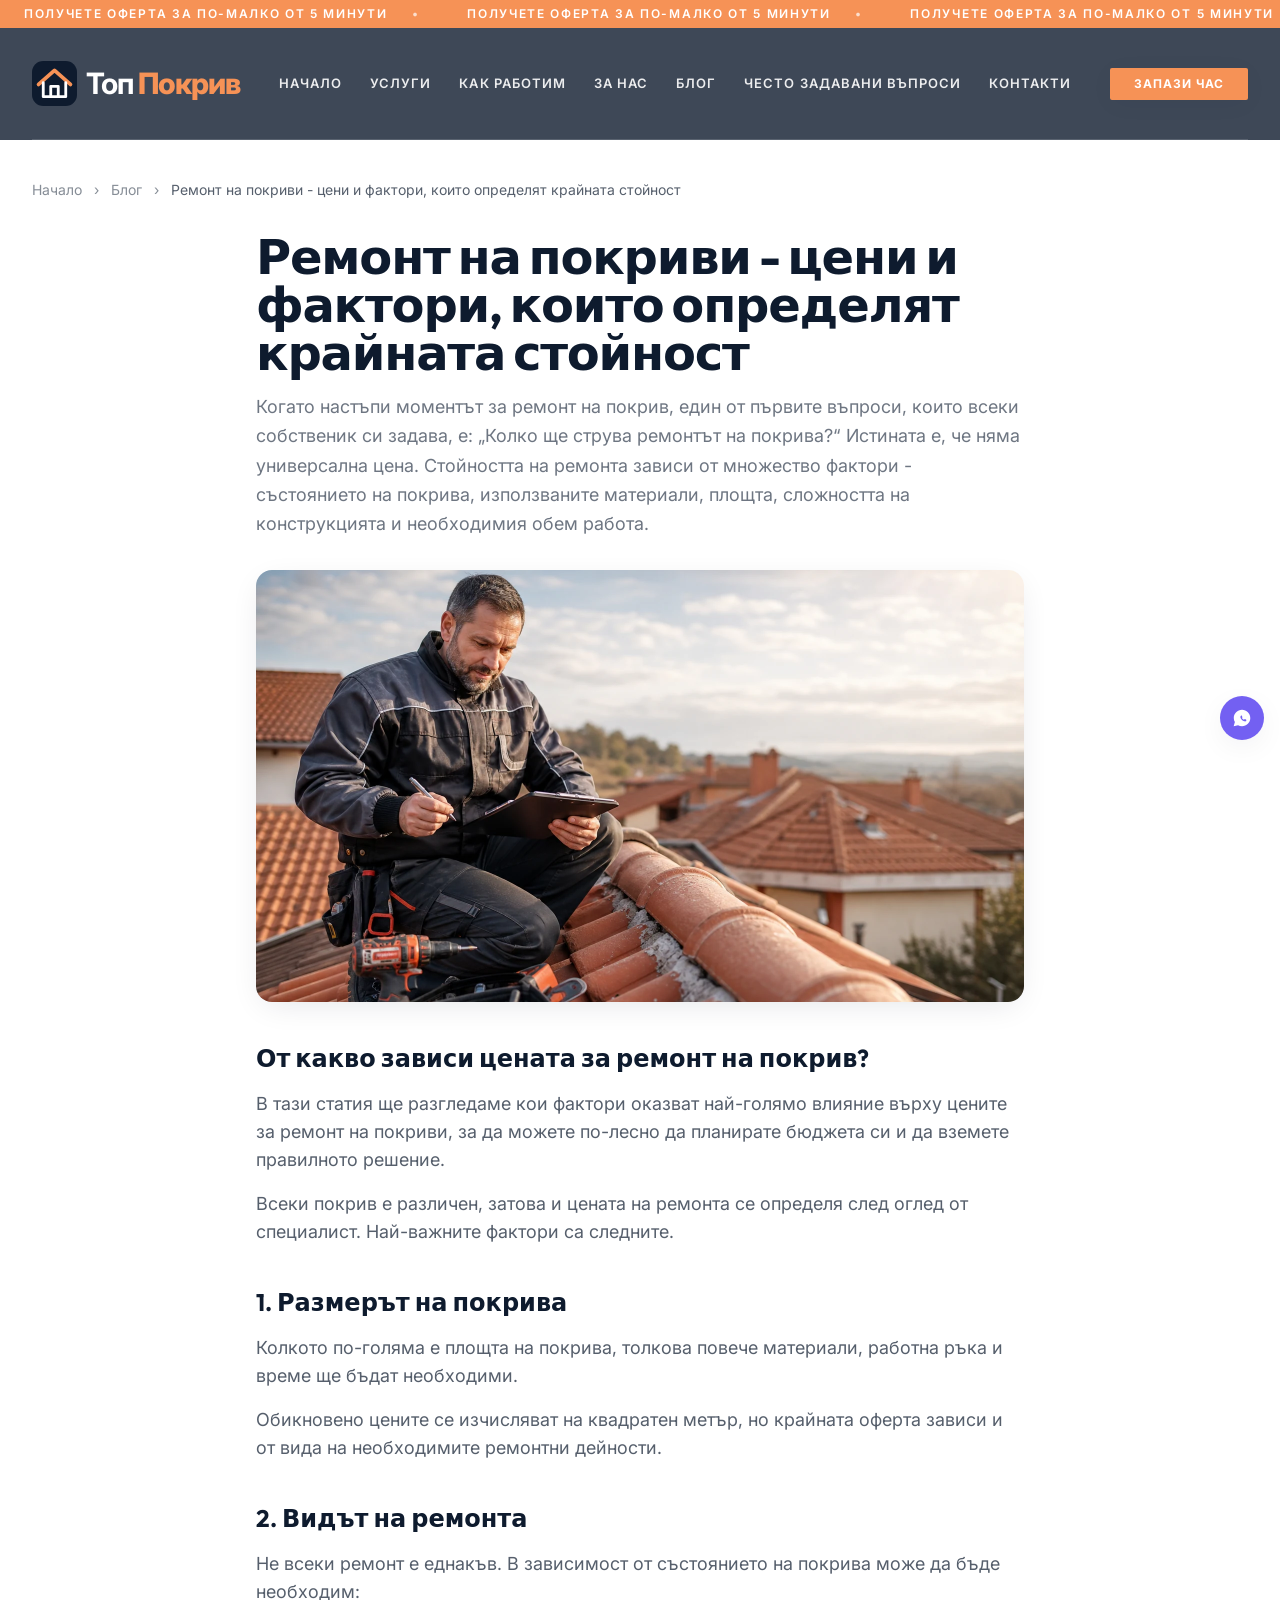
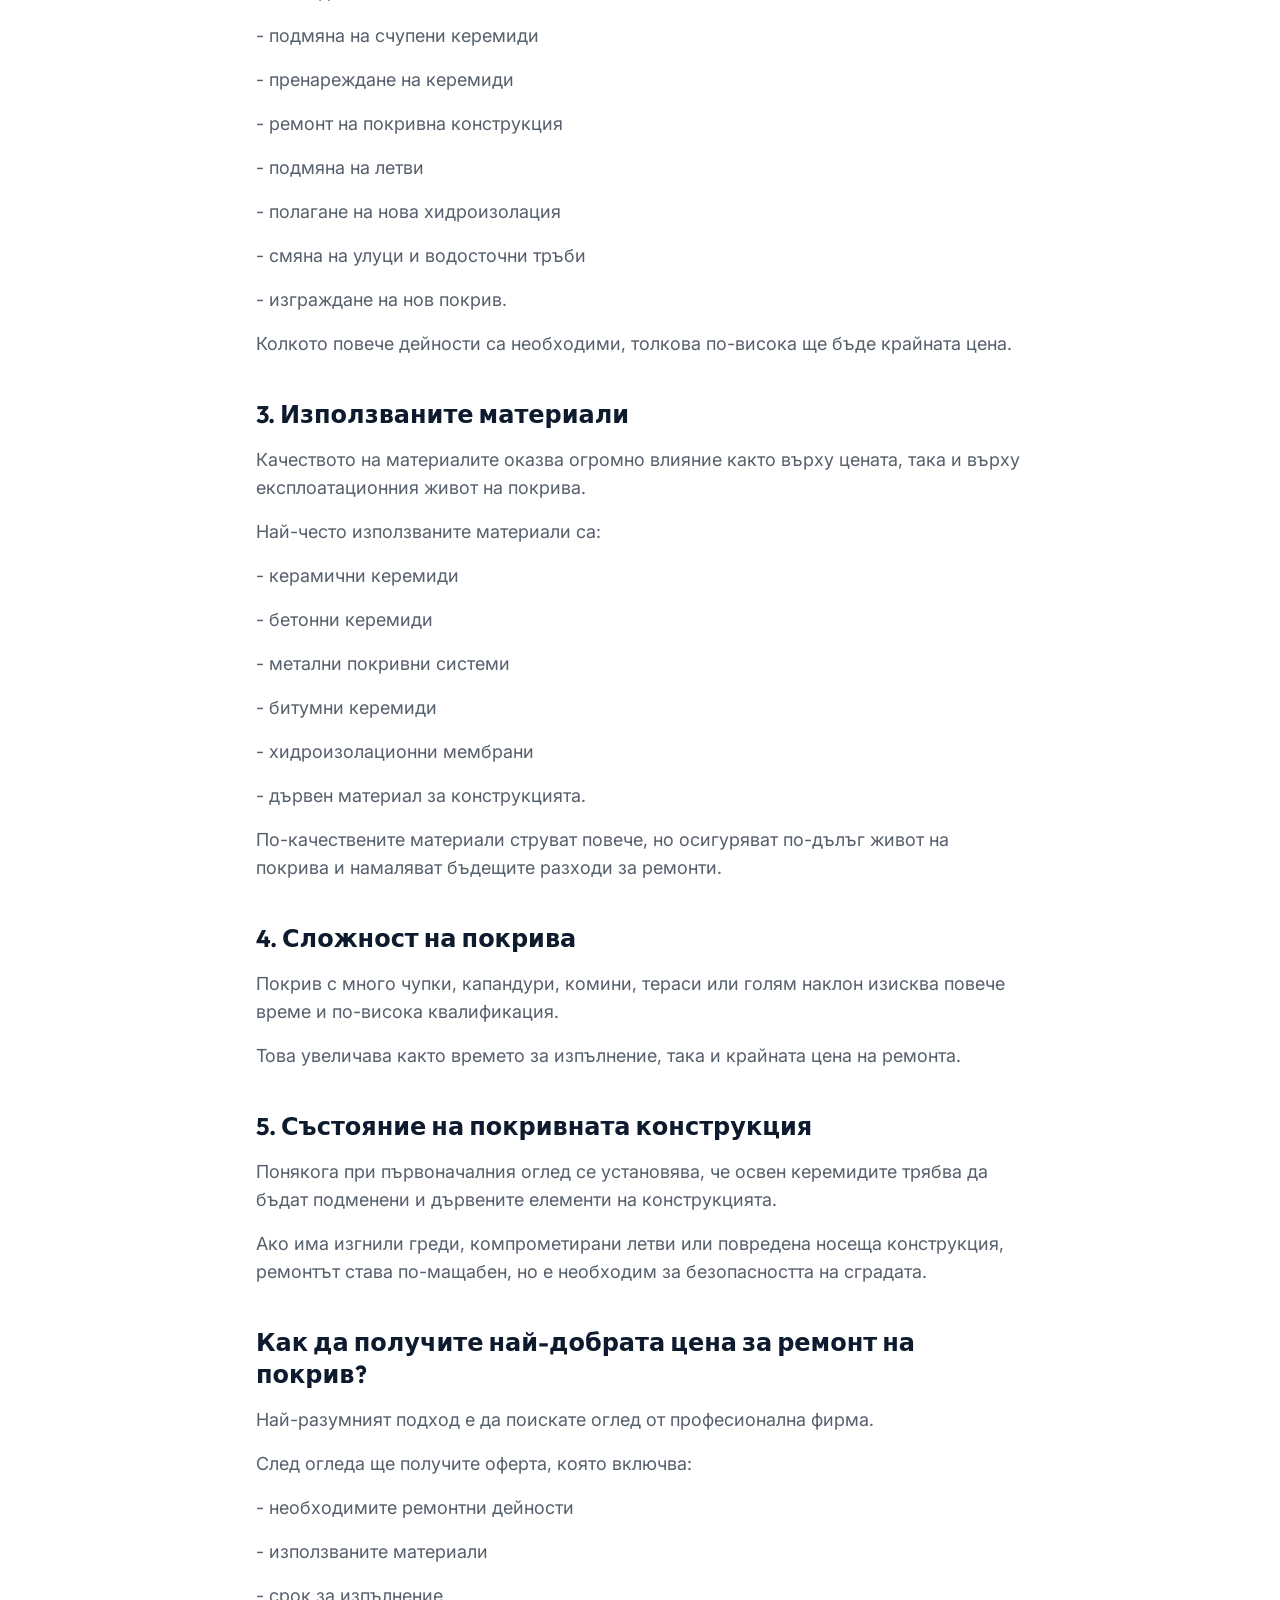
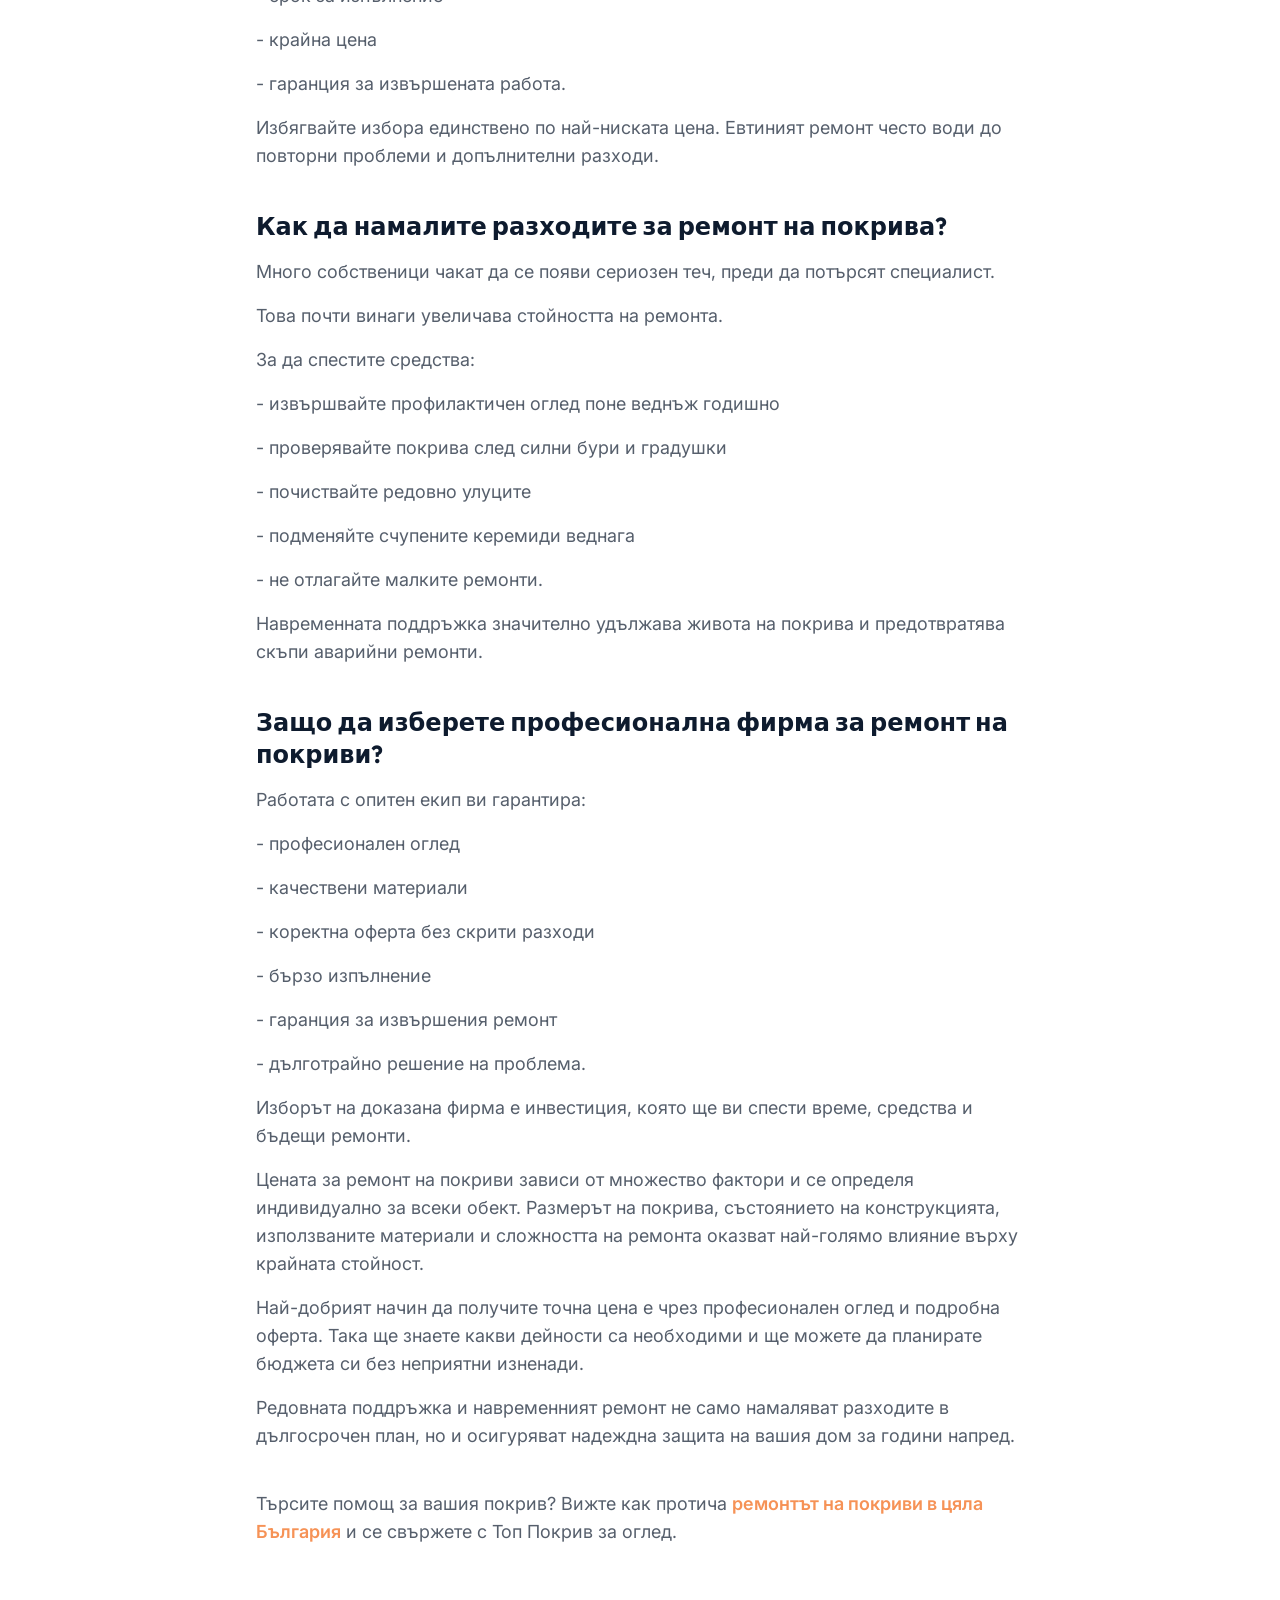
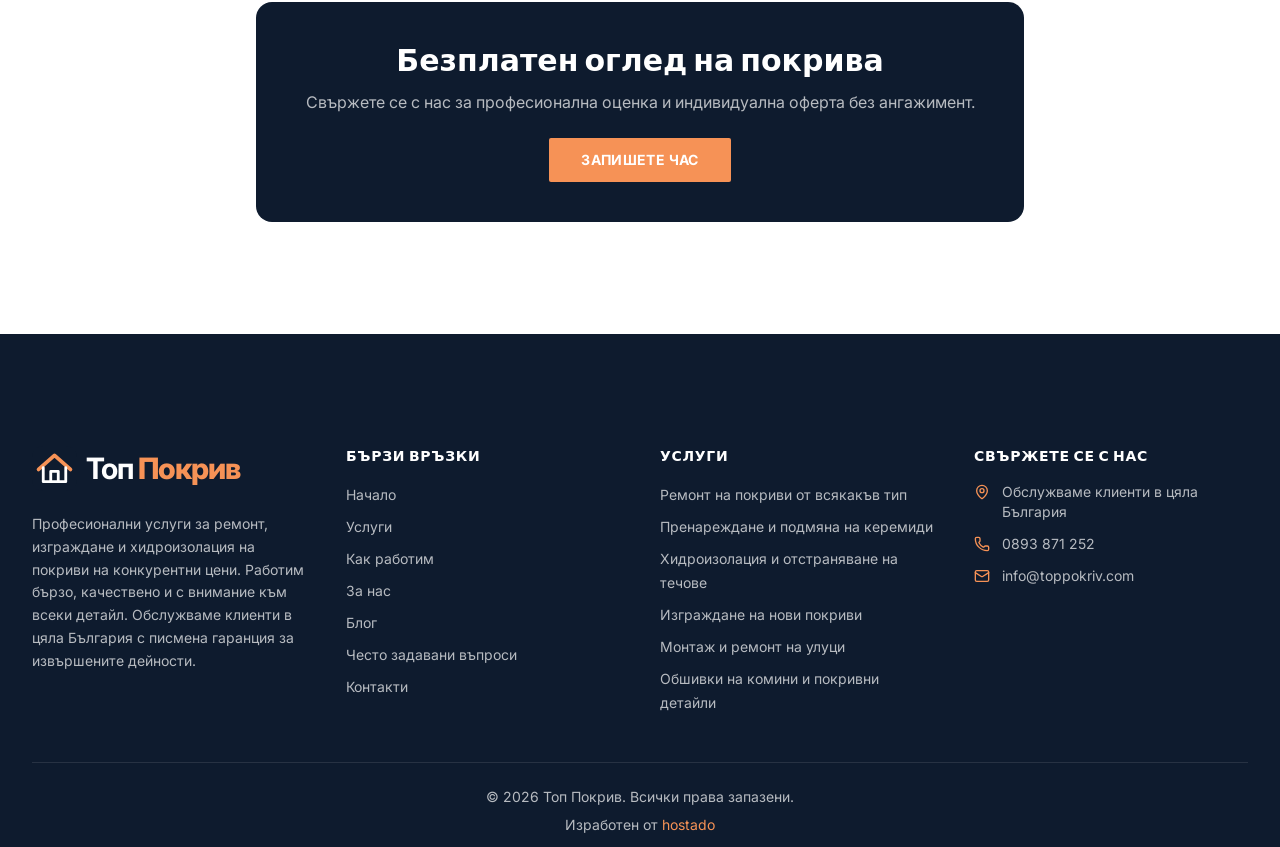
<file: blog/remont-na-pokrivi-ceni-i-faktori/index.html>
<!DOCTYPE html>
<html lang="bg">
<head>
<meta charset="utf-8">
  <link rel="icon" type="image/svg+xml" href="../../favicon.svg">
  <meta name="theme-color" content="#0e1b2e">
  <meta name="viewport" content="width=device-width, initial-scale=1, viewport-fit=cover">
  <title>Цени за ремонт на покриви: от какво зависят | Топ Покрив</title>
  <meta name="description" content="Цената за ремонт на покрив зависи от площта, състоянието, материалите и сложността. Вижте кои фактори да обсъдите при оглед и оферта.">
  <link rel="canonical" href="https://toppokriv.com/blog/remont-na-pokrivi-ceni-i-faktori/">
  <meta property="og:type" content="article">
  <meta property="og:locale" content="bg_BG">
  <meta property="og:url" content="https://toppokriv.com/blog/remont-na-pokrivi-ceni-i-faktori/">
  <meta property="og:title" content="Цени за ремонт на покриви: от какво зависят | Топ Покрив">
  <meta property="og:description" content="Цената за ремонт на покрив зависи от площта, състоянието, материалите и сложността. Вижте кои фактори да обсъдите при оглед и оферта.">
  <meta property="og:image" content="https://toppokriv.com/images/blog/remont-pokrivi-ceni.webp">
  <meta name="twitter:card" content="summary_large_image">
  <link rel="preconnect" href="https://fonts.googleapis.com">
  <link rel="preconnect" href="https://fonts.gstatic.com" crossorigin>
  <link href="https://fonts.googleapis.com/css2?family=Inter:wght@400;500;600;700&family=Outfit:wght@400;600;700;800;900&display=swap" rel="stylesheet">
  <link rel="stylesheet" href="../../css/styles.css">
  <script type="application/ld+json">{"@context":"https://schema.org","@type":"BlogPosting","headline":"Ремонт на покриви - цени и фактори, които определят крайната стойност","description":"Когато настъпи моментът за ремонт на покрив, един от първите въпроси, които всеки собственик си задава, е: „Колко ще струва ремонтът на покрива?“ Истината е, че няма универсална цена. Стойността на ремонта зависи от множество фактори - състоянието на покрива, използваните материали, площта, сложността на конструкцията и необходимия обем работа.","datePublished":"2026-07-01","dateModified":"2026-11-14","author":{"@type":"Organization","name":"Топ Покрив"},"publisher":{"@type":"Organization","name":"Топ Покрив","url":"https://toppokriv.com"},"image":"https://toppokriv.com/images/blog/remont-pokrivi-ceni.webp","mainEntityOfPage":"https://toppokriv.com/blog/remont-na-pokrivi-ceni-i-faktori/"}</script>
  <script type="application/ld+json">{"@context":"https://schema.org","@type":"BreadcrumbList","itemListElement":[{"@type":"ListItem","position":1,"name":"Начало","item":"https://toppokriv.com/"},{"@type":"ListItem","position":2,"name":"Блог","item":"https://toppokriv.com/blog/"},{"@type":"ListItem","position":3,"name":"Ремонт на покриви - цени и фактори, които определят крайната стойност","item":"https://toppokriv.com/blog/remont-na-pokrivi-ceni-i-faktori/"}]}</script>
</head>
<body class="font-sans">
<div class="top-marquee" role="marquee" aria-label="Получете оферта за по-малко от 5 минути"><div class="marquee-track"><div class="marquee-group"><span class="marquee-item">Получете оферта за по-малко от 5 минути<span class="marquee-separator" aria-hidden="true">•</span></span><span class="marquee-item">Получете оферта за по-малко от 5 минути<span class="marquee-separator" aria-hidden="true">•</span></span><span class="marquee-item">Получете оферта за по-малко от 5 минути<span class="marquee-separator" aria-hidden="true">•</span></span><span class="marquee-item">Получете оферта за по-малко от 5 минути<span class="marquee-separator" aria-hidden="true">•</span></span><span class="marquee-item">Получете оферта за по-малко от 5 минути<span class="marquee-separator" aria-hidden="true">•</span></span><span class="marquee-item">Получете оферта за по-малко от 5 минути<span class="marquee-separator" aria-hidden="true">•</span></span></div><div class="marquee-group" aria-hidden="true"><span class="marquee-item">Получете оферта за по-малко от 5 минути<span class="marquee-separator" aria-hidden="true">•</span></span><span class="marquee-item">Получете оферта за по-малко от 5 минути<span class="marquee-separator" aria-hidden="true">•</span></span><span class="marquee-item">Получете оферта за по-малко от 5 минути<span class="marquee-separator" aria-hidden="true">•</span></span><span class="marquee-item">Получете оферта за по-малко от 5 минути<span class="marquee-separator" aria-hidden="true">•</span></span><span class="marquee-item">Получете оферта за по-малко от 5 минути<span class="marquee-separator" aria-hidden="true">•</span></span><span class="marquee-item">Получете оферта за по-малко от 5 минути<span class="marquee-separator" aria-hidden="true">•</span></span></div></div></div><header id="site-header" class="fixed inset-x-0 top-[var(--top-banner-height)] z-50 transition-all duration-500 bg-primary/80 backdrop-blur-sm"><div class="section-container"><div class="flex h-16 items-center justify-between border-b border-white/15 sm:h-20 lg:h-28"><a href="../../index.html#начало" class="flex min-w-0 shrink-0 items-center"><span class="site-wordmark"><img src="../../favicon.svg" alt="" aria-hidden="true" width="48" height="48"><span>Топ <strong>Покрив</strong></span></span></a><nav class="hidden items-center gap-7 lg:flex"><a href="../../index.html#начало" class="text-[13px] font-semibold uppercase tracking-[0.08em] text-white/90 transition hover:text-accent">Начало</a>
<a href="../../index.html#услуги" class="text-[13px] font-semibold uppercase tracking-[0.08em] text-white/90 transition hover:text-accent">Услуги</a>
<a href="../../index.html#как-работим" class="text-[13px] font-semibold uppercase tracking-[0.08em] text-white/90 transition hover:text-accent">Как работим</a>
<a href="../../index.html#за-нас" class="text-[13px] font-semibold uppercase tracking-[0.08em] text-white/90 transition hover:text-accent">За нас</a>
<a href="../index.html" class="text-[13px] font-semibold uppercase tracking-[0.08em] text-white/90 transition hover:text-accent">Блог</a>
<a href="../../index.html#faq" class="text-[13px] font-semibold uppercase tracking-[0.08em] text-white/90 transition hover:text-accent">Често задавани въпроси</a>
<a href="../../index.html#контакти" class="text-[13px] font-semibold uppercase tracking-[0.08em] text-white/90 transition hover:text-accent">Контакти</a></nav><div class="hidden items-center lg:flex"><a href="../../index.html#контакти" class="inline-flex items-center justify-center gap-2 rounded-sm bg-accent px-6 py-2 text-xs font-bold uppercase tracking-[0.08em] text-white shadow-soft transition hover:bg-accent-600">Запази час</a></div><button type="button" id="mobile-menu-toggle" aria-controls="mobile-nav" aria-expanded="false" class="p-2 text-white lg:hidden" aria-label="Меню"><svg id="icon-menu" class="h-6 w-6" xmlns="http://www.w3.org/2000/svg" fill="none" viewBox="0 0 24 24" stroke="currentColor" stroke-width="2"><path d="M4 12h16M4 18h16M4 6h16"/></svg><svg id="icon-close" class="hidden h-6 w-6" xmlns="http://www.w3.org/2000/svg" fill="none" viewBox="0 0 24 24" stroke="currentColor" stroke-width="2"><path d="M18 6 6 18M6 6l12 12"/></svg></button></div></div>
      <nav id="mobile-nav" class="hidden overflow-hidden bg-primary/95 lg:hidden">
        <div class="section-container flex flex-col gap-1 py-4">
                <a href="../../index.html#начало" class="px-4 py-3 text-sm font-medium text-white/90 hover:text-accent">Начало</a>
                <a href="../../index.html#услуги" class="px-4 py-3 text-sm font-medium text-white/90 hover:text-accent">Услуги</a>
                <a href="../../index.html#как-работим" class="px-4 py-3 text-sm font-medium text-white/90 hover:text-accent">Как работим</a>
                <a href="../../index.html#за-нас" class="px-4 py-3 text-sm font-medium text-white/90 hover:text-accent">За нас</a>
                <a href="../index.html" class="px-4 py-3 text-sm font-medium text-white/90 hover:text-accent">Блог</a>
                <a href="../../index.html#faq" class="px-4 py-3 text-sm font-medium text-white/90 hover:text-accent">Често задавани въпроси</a>
                <a href="../../index.html#контакти" class="px-4 py-3 text-sm font-medium text-white/90 hover:text-accent">Контакти</a>
          <a href="../../index.html#контакти" class="mt-3 flex w-full items-center justify-center gap-2 rounded-sm bg-accent px-6 py-3 text-sm font-semibold uppercase tracking-wide text-white">
            Безплатен оглед
          </a>
        </div>
      </nav></header>
<main class="min-w-0">
<section class="below-fixed-header">
  <div class="section-container">
    <nav class="mb-8 text-sm text-primary/50" aria-label="Breadcrumb">
      <a href="../../index.html" class="transition hover:text-accent">Начало</a>
      <span class="mx-2">›</span>
      <a href="../index.html" class="transition hover:text-accent">Блог</a>
      <span class="mx-2">›</span>
      <span class="text-primary/70">Ремонт на покриви - цени и фактори, които определят крайната стойност</span>
    </nav>
    <article class="mx-auto max-w-3xl">
      <header>
        <h1 class="font-display text-3xl font-bold tracking-tight text-primary sm:text-4xl lg:text-5xl">Ремонт на покриви - цени и фактори, които определят крайната стойност</h1>
        <p class="mt-4 text-lg leading-relaxed text-primary/60">Когато настъпи моментът за ремонт на покрив, един от първите въпроси, които всеки собственик си задава, е: „Колко ще струва ремонтът на покрива?“ Истината е, че няма универсална цена. Стойността на ремонта зависи от множество фактори - състоянието на покрива, използваните материали, площта, сложността на конструкцията и необходимия обем работа.</p>
      </header>
      <div class="mt-8 overflow-hidden rounded-2xl shadow-card">
        <img src="../../images/blog/remont-pokrivi-ceni.webp" alt="Ремонт на покриви - цени и фактори за крайната стойност" class="aspect-video w-full object-cover" width="960" height="540"/>
      </div>
      <div class="mt-10 space-y-10">

      <div>
        <h2 class="font-display text-xl font-bold text-primary sm:text-2xl">От какво зависи цената за ремонт на покрив?</h2>
        <p class="mt-4 text-base leading-relaxed text-primary/70 sm:text-lg">В тази статия ще разгледаме кои фактори оказват най-голямо влияние върху цените за ремонт на покриви, за да можете по-лесно да планирате бюджета си и да вземете правилното решение.</p><p class="mt-4 text-base leading-relaxed text-primary/70 sm:text-lg">Всеки покрив е различен, затова и цената на ремонта се определя след оглед от специалист. Най-важните фактори са следните.</p>
      </div>
      <div>
        <h2 class="font-display text-xl font-bold text-primary sm:text-2xl">1. Размерът на покрива</h2>
        <p class="mt-4 text-base leading-relaxed text-primary/70 sm:text-lg">Колкото по-голяма е площта на покрива, толкова повече материали, работна ръка и време ще бъдат необходими.</p><p class="mt-4 text-base leading-relaxed text-primary/70 sm:text-lg">Обикновено цените се изчисляват на квадратен метър, но крайната оферта зависи и от вида на необходимите ремонтни дейности.</p>
      </div>
      <div>
        <h2 class="font-display text-xl font-bold text-primary sm:text-2xl">2. Видът на ремонта</h2>
        <p class="mt-4 text-base leading-relaxed text-primary/70 sm:text-lg">Не всеки ремонт е еднакъв. В зависимост от състоянието на покрива може да бъде необходим:</p><p class="mt-4 text-base leading-relaxed text-primary/70 sm:text-lg">- подмяна на счупени керемиди</p><p class="mt-4 text-base leading-relaxed text-primary/70 sm:text-lg">- пренареждане на керемиди</p><p class="mt-4 text-base leading-relaxed text-primary/70 sm:text-lg">- ремонт на покривна конструкция</p><p class="mt-4 text-base leading-relaxed text-primary/70 sm:text-lg">- подмяна на летви</p><p class="mt-4 text-base leading-relaxed text-primary/70 sm:text-lg">- полагане на нова хидроизолация</p><p class="mt-4 text-base leading-relaxed text-primary/70 sm:text-lg">- смяна на улуци и водосточни тръби</p><p class="mt-4 text-base leading-relaxed text-primary/70 sm:text-lg">- изграждане на нов покрив.</p><p class="mt-4 text-base leading-relaxed text-primary/70 sm:text-lg">Колкото повече дейности са необходими, толкова по-висока ще бъде крайната цена.</p>
      </div>
      <div>
        <h2 class="font-display text-xl font-bold text-primary sm:text-2xl">3. Използваните материали</h2>
        <p class="mt-4 text-base leading-relaxed text-primary/70 sm:text-lg">Качеството на материалите оказва огромно влияние както върху цената, така и върху експлоатационния живот на покрива.</p><p class="mt-4 text-base leading-relaxed text-primary/70 sm:text-lg">Най-често използваните материали са:</p><p class="mt-4 text-base leading-relaxed text-primary/70 sm:text-lg">- керамични керемиди</p><p class="mt-4 text-base leading-relaxed text-primary/70 sm:text-lg">- бетонни керемиди</p><p class="mt-4 text-base leading-relaxed text-primary/70 sm:text-lg">- метални покривни системи</p><p class="mt-4 text-base leading-relaxed text-primary/70 sm:text-lg">- битумни керемиди</p><p class="mt-4 text-base leading-relaxed text-primary/70 sm:text-lg">- хидроизолационни мембрани</p><p class="mt-4 text-base leading-relaxed text-primary/70 sm:text-lg">- дървен материал за конструкцията.</p><p class="mt-4 text-base leading-relaxed text-primary/70 sm:text-lg">По-качествените материали струват повече, но осигуряват по-дълъг живот на покрива и намаляват бъдещите разходи за ремонти.</p>
      </div>
      <div>
        <h2 class="font-display text-xl font-bold text-primary sm:text-2xl">4. Сложност на покрива</h2>
        <p class="mt-4 text-base leading-relaxed text-primary/70 sm:text-lg">Покрив с много чупки, капандури, комини, тераси или голям наклон изисква повече време и по-висока квалификация.</p><p class="mt-4 text-base leading-relaxed text-primary/70 sm:text-lg">Това увеличава както времето за изпълнение, така и крайната цена на ремонта.</p>
      </div>
      <div>
        <h2 class="font-display text-xl font-bold text-primary sm:text-2xl">5. Състояние на покривната конструкция</h2>
        <p class="mt-4 text-base leading-relaxed text-primary/70 sm:text-lg">Понякога при първоначалния оглед се установява, че освен керемидите трябва да бъдат подменени и дървените елементи на конструкцията.</p><p class="mt-4 text-base leading-relaxed text-primary/70 sm:text-lg">Ако има изгнили греди, компрометирани летви или повредена носеща конструкция, ремонтът става по-мащабен, но е необходим за безопасността на сградата.</p>
      </div>
      <div>
        <h2 class="font-display text-xl font-bold text-primary sm:text-2xl">Как да получите най-добрата цена за ремонт на покрив?</h2>
        <p class="mt-4 text-base leading-relaxed text-primary/70 sm:text-lg">Най-разумният подход е да поискате оглед от професионална фирма.</p><p class="mt-4 text-base leading-relaxed text-primary/70 sm:text-lg">След огледа ще получите оферта, която включва:</p><p class="mt-4 text-base leading-relaxed text-primary/70 sm:text-lg">- необходимите ремонтни дейности</p><p class="mt-4 text-base leading-relaxed text-primary/70 sm:text-lg">- използваните материали</p><p class="mt-4 text-base leading-relaxed text-primary/70 sm:text-lg">- срок за изпълнение</p><p class="mt-4 text-base leading-relaxed text-primary/70 sm:text-lg">- крайна цена</p><p class="mt-4 text-base leading-relaxed text-primary/70 sm:text-lg">- гаранция за извършената работа.</p><p class="mt-4 text-base leading-relaxed text-primary/70 sm:text-lg">Избягвайте избора единствено по най-ниската цена. Евтиният ремонт често води до повторни проблеми и допълнителни разходи.</p>
      </div>
      <div>
        <h2 class="font-display text-xl font-bold text-primary sm:text-2xl">Как да намалите разходите за ремонт на покрива?</h2>
        <p class="mt-4 text-base leading-relaxed text-primary/70 sm:text-lg">Много собственици чакат да се появи сериозен теч, преди да потърсят специалист.</p><p class="mt-4 text-base leading-relaxed text-primary/70 sm:text-lg">Това почти винаги увеличава стойността на ремонта.</p><p class="mt-4 text-base leading-relaxed text-primary/70 sm:text-lg">За да спестите средства:</p><p class="mt-4 text-base leading-relaxed text-primary/70 sm:text-lg">- извършвайте профилактичен оглед поне веднъж годишно</p><p class="mt-4 text-base leading-relaxed text-primary/70 sm:text-lg">- проверявайте покрива след силни бури и градушки</p><p class="mt-4 text-base leading-relaxed text-primary/70 sm:text-lg">- почиствайте редовно улуците</p><p class="mt-4 text-base leading-relaxed text-primary/70 sm:text-lg">- подменяйте счупените керемиди веднага</p><p class="mt-4 text-base leading-relaxed text-primary/70 sm:text-lg">- не отлагайте малките ремонти.</p><p class="mt-4 text-base leading-relaxed text-primary/70 sm:text-lg">Навременната поддръжка значително удължава живота на покрива и предотвратява скъпи аварийни ремонти.</p>
      </div>
      <div>
        <h2 class="font-display text-xl font-bold text-primary sm:text-2xl">Защо да изберете професионална фирма за ремонт на покриви?</h2>
        <p class="mt-4 text-base leading-relaxed text-primary/70 sm:text-lg">Работата с опитен екип ви гарантира:</p><p class="mt-4 text-base leading-relaxed text-primary/70 sm:text-lg">- професионален оглед</p><p class="mt-4 text-base leading-relaxed text-primary/70 sm:text-lg">- качествени материали</p><p class="mt-4 text-base leading-relaxed text-primary/70 sm:text-lg">- коректна оферта без скрити разходи</p><p class="mt-4 text-base leading-relaxed text-primary/70 sm:text-lg">- бързо изпълнение</p><p class="mt-4 text-base leading-relaxed text-primary/70 sm:text-lg">- гаранция за извършения ремонт</p><p class="mt-4 text-base leading-relaxed text-primary/70 sm:text-lg">- дълготрайно решение на проблема.</p><p class="mt-4 text-base leading-relaxed text-primary/70 sm:text-lg">Изборът на доказана фирма е инвестиция, която ще ви спести време, средства и бъдещи ремонти.</p><p class="mt-4 text-base leading-relaxed text-primary/70 sm:text-lg">Цената за ремонт на покриви зависи от множество фактори и се определя индивидуално за всеки обект. Размерът на покрива, състоянието на конструкцията, използваните материали и сложността на ремонта оказват най-голямо влияние върху крайната стойност.</p><p class="mt-4 text-base leading-relaxed text-primary/70 sm:text-lg">Най-добрият начин да получите точна цена е чрез професионален оглед и подробна оферта. Така ще знаете какви дейности са необходими и ще можете да планирате бюджета си без неприятни изненади.</p><p class="mt-4 text-base leading-relaxed text-primary/70 sm:text-lg">Редовната поддръжка и навременният ремонт не само намаляват разходите в дългосрочен план, но и осигуряват надеждна защита на вашия дом за години напред.</p>
      </div>
      </div>
      <p class="mt-10 text-base leading-relaxed text-primary/70 sm:text-lg">Търсите помощ за вашия покрив? Вижте как протича <a href="../../uslugi/remont-na-pokrivi/" class="font-semibold text-accent hover:underline">ремонтът на покриви в цяла България</a> и се свържете с Топ Покрив за оглед.</p>
      <div class="mt-14 rounded-2xl bg-primary p-8 text-center sm:p-10">
        <h2 class="font-display text-2xl font-bold text-white sm:text-3xl">Безплатен оглед на покрива</h2>
        <p class="mt-3 text-base text-white/70">Свържете се с нас за професионална оценка и индивидуална оферта без ангажимент.</p>
        <a href="../../index.html#контакти" class="mt-6 inline-flex items-center justify-center rounded-sm bg-accent px-8 py-3 text-sm font-bold uppercase tracking-wide text-white transition hover:bg-accent-600">Запишете час</a>
      </div>
    </article>
  </div>
</section></main>
<footer><div class="bg-primary text-white/70"><div class="section-container pt-14 sm:pt-20 lg:pt-28 pb-4 max-lg:pb-16 lg:pb-3"><div class="grid gap-10 md:grid-cols-2 lg:grid-cols-4"><div><a href="../../index.html#начало" class="inline-flex"><span class="site-wordmark"><img src="../../favicon.svg" alt="" aria-hidden="true" width="48" height="48"><span>Топ <strong>Покрив</strong></span></span></a><p class="mt-4 text-sm leading-relaxed">Професионални услуги за ремонт, изграждане и хидроизолация на покриви на конкурентни цени. Работим бързо, качествено и с внимание към всеки детайл. Обслужваме клиенти в цяла България с писмена гаранция за извършените дейности.</p></div><div><h3 class="font-display text-sm font-semibold uppercase tracking-wider text-white">Бързи връзки</h3><ul class="mt-4 space-y-2"><li><a href="../../index.html#начало" class="text-sm transition hover:text-accent">Начало</a></li><li><a href="../../index.html#услуги" class="text-sm transition hover:text-accent">Услуги</a></li><li><a href="../../index.html#как-работим" class="text-sm transition hover:text-accent">Как работим</a></li><li><a href="../../index.html#за-нас" class="text-sm transition hover:text-accent">За нас</a></li><li><a href="../index.html" class="text-sm transition hover:text-accent">Блог</a></li><li><a href="../../index.html#faq" class="text-sm transition hover:text-accent">Често задавани въпроси</a></li><li><a href="../../index.html#контакти" class="text-sm transition hover:text-accent">Контакти</a></li></ul></div><div><h3 class="font-display text-sm font-semibold uppercase tracking-wider text-white">Услуги</h3><ul class="mt-4 space-y-2"><li><a href="../../index.html#услуги" class="text-sm transition hover:text-accent">Ремонт на покриви от всякакъв тип</a></li><li><a href="../../index.html#услуги" class="text-sm transition hover:text-accent">Пренареждане и подмяна на керемиди</a></li><li><a href="../../index.html#услуги" class="text-sm transition hover:text-accent">Хидроизолация и отстраняване на течове</a></li><li><a href="../../index.html#услуги" class="text-sm transition hover:text-accent">Изграждане на нови покриви</a></li><li><a href="../../index.html#услуги" class="text-sm transition hover:text-accent">Монтаж и ремонт на улуци</a></li><li><a href="../../index.html#услуги" class="text-sm transition hover:text-accent">Обшивки на комини и покривни детайли</a></li></ul></div><div><h3 class="font-display text-sm font-semibold uppercase tracking-wider text-white">Свържете се с нас</h3><ul class="mt-4 space-y-3 text-sm"><li class="flex items-start gap-3"><svg xmlns="http://www.w3.org/2000/svg" width="24" height="24" viewBox="0 0 24 24" fill="none" stroke="currentColor" stroke-width="2" stroke-linecap="round" stroke-linejoin="round" class="mt-0.5 h-4 w-4 shrink-0 text-accent" aria-hidden="true"><path d="M20 10c0 4.993-5.539 10.193-7.399 11.799a1 1 0 0 1-1.202 0C9.539 20.193 4 14.993 4 10a8 8 0 0 1 16 0"></path><circle cx="12" cy="10" r="3"></circle></svg>Обслужваме клиенти в цяла България</li><li class="flex items-start gap-3"><svg xmlns="http://www.w3.org/2000/svg" width="24" height="24" viewBox="0 0 24 24" fill="none" stroke="currentColor" stroke-width="2" stroke-linecap="round" stroke-linejoin="round" class="mt-0.5 h-4 w-4 shrink-0 text-accent" aria-hidden="true"><path d="M13.832 16.568a1 1 0 0 0 1.213-.303l.355-.465A2 2 0 0 1 17 15h3a2 2 0 0 1 2 2v3a2 2 0 0 1-2 2A18 18 0 0 1 2 4a2 2 0 0 1 2-2h3a2 2 0 0 1 2 2v3a2 2 0 0 1-.8 1.6l-.468.351a1 1 0 0 0-.292 1.233 14 14 0 0 0 6.392 6.384"></path></svg><a href="tel:+359893871252" class="hover:text-white">0893 871 252</a></li><li class="flex items-start gap-3"><svg xmlns="http://www.w3.org/2000/svg" width="24" height="24" viewBox="0 0 24 24" fill="none" stroke="currentColor" stroke-width="2" stroke-linecap="round" stroke-linejoin="round" class="mt-0.5 h-4 w-4 shrink-0 text-accent" aria-hidden="true"><path d="m22 7-8.991 5.727a2 2 0 0 1-2.009 0L2 7"></path><rect x="2" y="4" width="20" height="16" rx="2"></rect></svg><a href="mailto:info@toppokriv.com" class="hover:text-white">info@toppokriv.com</a></li></ul></div></div><div class="mt-12 border-t border-white/10 pt-6 text-center text-sm"><p>© 2026 Топ Покрив. Всички права запазени.</p><p class="mt-2">Изработен от <a href="https://hostado.net" target="_blank" rel="noopener noreferrer" class="text-accent transition hover:text-white">hostado</a></p></div></div></div></footer><a href="tel:+359893871252" class="fixed bottom-[calc(1.5rem+env(safe-area-inset-bottom,0px))] right-4 z-40 flex h-14 w-14 items-center justify-center rounded-full bg-accent text-white shadow-glow transition hover:scale-110 lg:hidden" aria-label="Обади се"><svg xmlns="http://www.w3.org/2000/svg" width="24" height="24" viewBox="0 0 24 24" fill="none" stroke="currentColor" stroke-width="2" stroke-linecap="round" stroke-linejoin="round" class="h-6 w-6" aria-hidden="true"><path d="M13.832 16.568a1 1 0 0 0 1.213-.303l.355-.465A2 2 0 0 1 17 15h3a2 2 0 0 1 2 2v3a2 2 0 0 1-2 2A18 18 0 0 1 2 4a2 2 0 0 1 2-2h3a2 2 0 0 1 2 2v3a2 2 0 0 1-.8 1.6l-.468.351a1 1 0 0 0-.292 1.233 14 14 0 0 0 6.392 6.384"></path></svg></a><div class="fixed bottom-40 right-4 z-40 hidden flex-col gap-2 lg:flex"><a href="viber://chat?number=359893871252" target="_blank" rel="noopener noreferrer" aria-label="Viber" class="flex h-11 w-11 items-center justify-center rounded-full bg-[#7360F2] text-white shadow-card transition hover:scale-110"><svg class="h-5 w-5" viewBox="0 0 24 24" fill="currentColor"><path d="M12.04 2C6.58 2 2.13 6.45 2.13 11.91c0 1.75.46 3.45 1.32 4.95L2 22l5.25-1.37c1.45.79 3.08 1.21 4.79 1.21 5.46 0 9.91-4.45 9.91-9.91C21.95 6.45 17.5 2 12.04 2zm5.32 13.22c-.15.42-.87.77-1.21.82-.31.04-.71.06-1.15-.07-.27-.08-.61-.2-1.05-.39-1.85-.8-3.06-2.68-3.15-2.81-.09-.13-.75-.99-.75-1.89 0-.9.47-1.34.64-1.52.17-.18.37-.23.49-.23.12 0 .24 0 .35.01.11.01.26-.04.4.31.15.35.5 1.22.55 1.31.05.09.08.19.02.31-.06.12-.09.19-.18.29-.09.1-.19.22-.27.3-.09.08-.18.17-.08.33.1.16.44.73.95 1.18.65.58 1.2.76 1.37.84.17.09.27.07.37-.05.1-.11.42-.49.53-.66.11-.17.22-.14.37-.08.15.05.96.45 1.12.54.17.09.28.13.32.21.04.07.04.42-.11.84z"></path></svg></a></div>
  <script src="../../js/content.js"></script>
  <script src="../../js/main.js"></script>
</body>
</html>
</file>
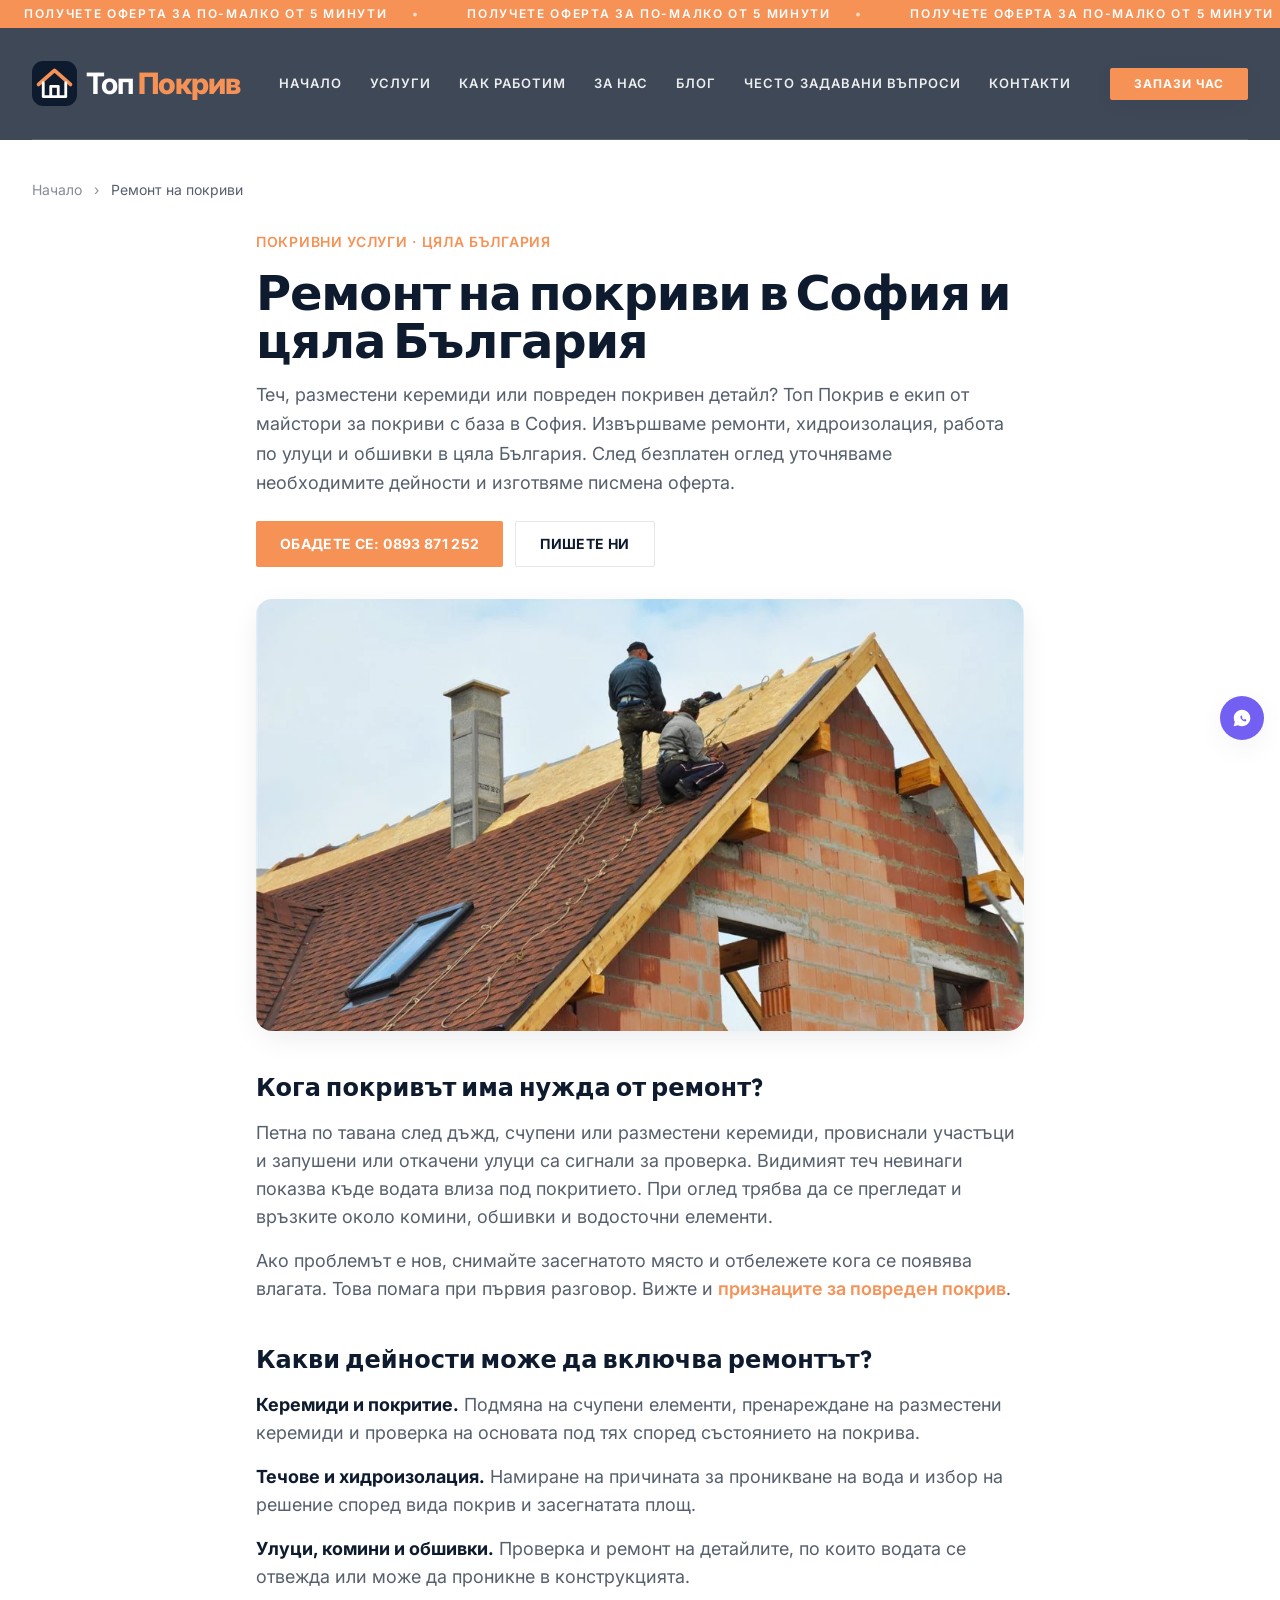
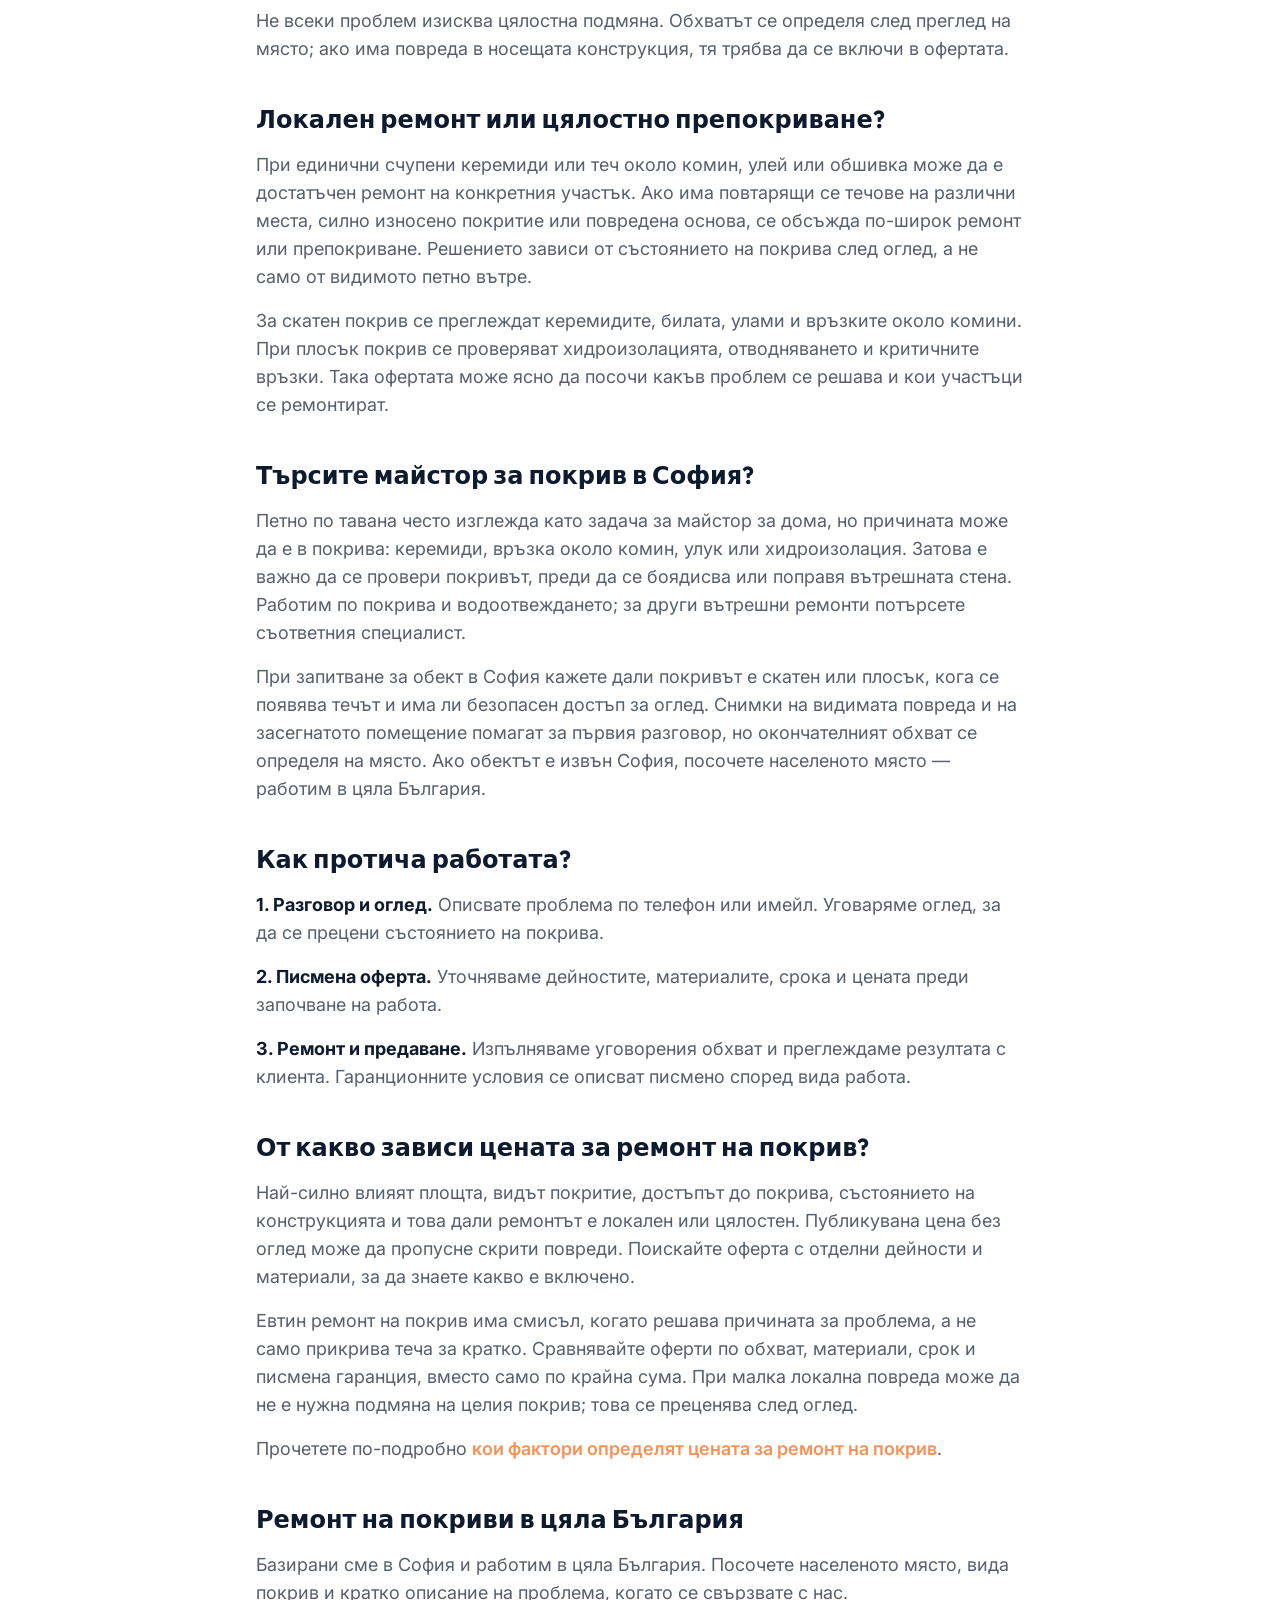
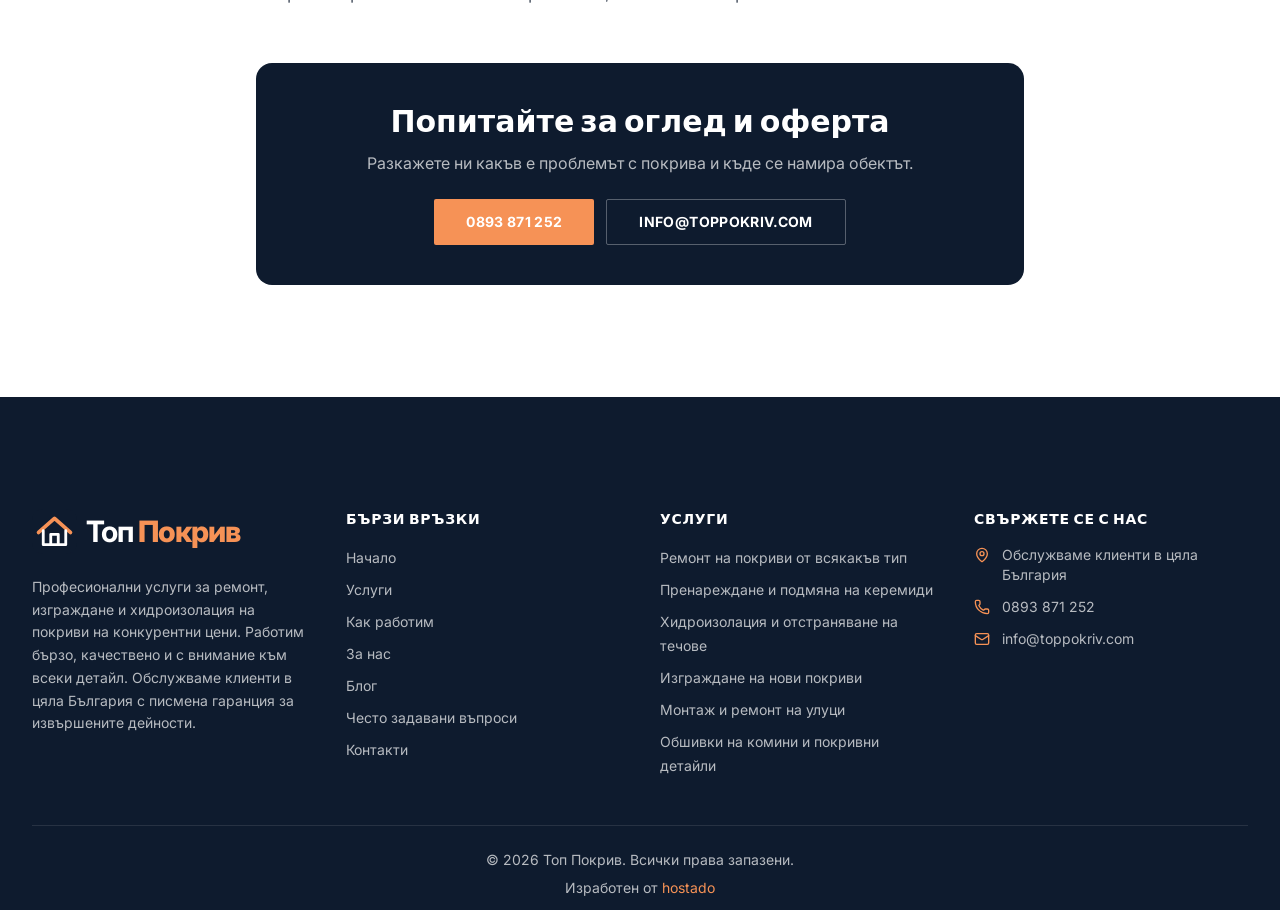
<file: uslugi/remont-na-pokrivi/index.html>
<!DOCTYPE html>
<html lang="bg">
<head>
  <meta charset="utf-8">
  <meta name="viewport" content="width=device-width, initial-scale=1, viewport-fit=cover">
  <meta name="theme-color" content="#0e1b2e">
  <link rel="icon" type="image/svg+xml" href="../../favicon.svg">
  <title>Ремонт на покриви: течове, керемиди, улуци | Топ Покрив</title>
  <meta name="description" content="Ремонт на покриви от екип с база в София, работещ в цяла България. Проверка на течове, керемиди, улуци и обшивки. Безплатен оглед и писмена оферта.">
  <link rel="canonical" href="https://toppokriv.com/uslugi/remont-na-pokrivi/">
  <meta property="og:type" content="website">
  <meta property="og:locale" content="bg_BG">
  <meta property="og:url" content="https://toppokriv.com/uslugi/remont-na-pokrivi/">
  <meta property="og:title" content="Ремонт на покриви: течове, керемиди, улуци | Топ Покрив">
  <meta property="og:description" content="Ремонт на покриви от екип с база в София, работещ в цяла България. Проверка на течове, керемиди, улуци и обшивки. Безплатен оглед и писмена оферта.">
  <meta property="og:image" content="https://toppokriv.com/images/services/remont.webp">
  <meta name="twitter:card" content="summary_large_image">
  <link rel="preconnect" href="https://fonts.googleapis.com">
  <link rel="preconnect" href="https://fonts.gstatic.com" crossorigin>
  <link href="https://fonts.googleapis.com/css2?family=Inter:wght@400;500;600;700&family=Outfit:wght@400;600;700;800;900&display=swap" rel="stylesheet">
  <link rel="stylesheet" href="../../css/styles.css">
  <script type="application/ld+json">{"@context":"https://schema.org","@type":"Service","@id":"https://toppokriv.com/uslugi/remont-na-pokrivi/#service","name":"Ремонт на покриви","serviceType":"Ремонт на покриви","description":"Ремонт на покриви в София и цяла България: отстраняване на течове, ремонт на керемиди, улуци и хидроизолация след оглед и писмена оферта.","url":"https://toppokriv.com/uslugi/remont-na-pokrivi/","provider":{"@id":"https://toppokriv.com/#business"},"areaServed":{"@type":"Country","name":"България"}}</script>
  <script type="application/ld+json">{"@context":"https://schema.org","@type":"BreadcrumbList","itemListElement":[{"@type":"ListItem","position":1,"name":"Начало","item":"https://toppokriv.com/"},{"@type":"ListItem","position":2,"name":"Ремонт на покриви","item":"https://toppokriv.com/uslugi/remont-na-pokrivi/"}]}</script>
</head>
<body class="font-sans">
<div class="top-marquee" role="marquee" aria-label="Получете оферта за по-малко от 5 минути"><div class="marquee-track"><div class="marquee-group"><span class="marquee-item">Получете оферта за по-малко от 5 минути<span class="marquee-separator" aria-hidden="true">•</span></span><span class="marquee-item">Получете оферта за по-малко от 5 минути<span class="marquee-separator" aria-hidden="true">•</span></span><span class="marquee-item">Получете оферта за по-малко от 5 минути<span class="marquee-separator" aria-hidden="true">•</span></span><span class="marquee-item">Получете оферта за по-малко от 5 минути<span class="marquee-separator" aria-hidden="true">•</span></span><span class="marquee-item">Получете оферта за по-малко от 5 минути<span class="marquee-separator" aria-hidden="true">•</span></span><span class="marquee-item">Получете оферта за по-малко от 5 минути<span class="marquee-separator" aria-hidden="true">•</span></span></div><div class="marquee-group" aria-hidden="true"><span class="marquee-item">Получете оферта за по-малко от 5 минути<span class="marquee-separator" aria-hidden="true">•</span></span><span class="marquee-item">Получете оферта за по-малко от 5 минути<span class="marquee-separator" aria-hidden="true">•</span></span><span class="marquee-item">Получете оферта за по-малко от 5 минути<span class="marquee-separator" aria-hidden="true">•</span></span><span class="marquee-item">Получете оферта за по-малко от 5 минути<span class="marquee-separator" aria-hidden="true">•</span></span><span class="marquee-item">Получете оферта за по-малко от 5 минути<span class="marquee-separator" aria-hidden="true">•</span></span><span class="marquee-item">Получете оферта за по-малко от 5 минути<span class="marquee-separator" aria-hidden="true">•</span></span></div></div></div><header id="site-header" class="fixed inset-x-0 top-[var(--top-banner-height)] z-50 transition-all duration-500 bg-primary/80 backdrop-blur-sm"><div class="section-container"><div class="flex h-16 items-center justify-between border-b border-white/15 sm:h-20 lg:h-28"><a href="../../index.html#начало" class="flex min-w-0 shrink-0 items-center"><span class="site-wordmark"><img src="../../favicon.svg" alt="" aria-hidden="true" width="48" height="48"><span>Топ <strong>Покрив</strong></span></span></a><nav class="hidden items-center gap-7 lg:flex"><a href="../../index.html#начало" class="text-[13px] font-semibold uppercase tracking-[0.08em] text-white/90 transition hover:text-accent">Начало</a>
<a href="../../index.html#услуги" class="text-[13px] font-semibold uppercase tracking-[0.08em] text-white/90 transition hover:text-accent">Услуги</a>
<a href="../../index.html#как-работим" class="text-[13px] font-semibold uppercase tracking-[0.08em] text-white/90 transition hover:text-accent">Как работим</a>
<a href="../../index.html#за-нас" class="text-[13px] font-semibold uppercase tracking-[0.08em] text-white/90 transition hover:text-accent">За нас</a>
<a href="../../blog/index.html" class="text-[13px] font-semibold uppercase tracking-[0.08em] text-white/90 transition hover:text-accent">Блог</a>
<a href="../../index.html#faq" class="text-[13px] font-semibold uppercase tracking-[0.08em] text-white/90 transition hover:text-accent">Често задавани въпроси</a>
<a href="../../index.html#контакти" class="text-[13px] font-semibold uppercase tracking-[0.08em] text-white/90 transition hover:text-accent">Контакти</a></nav><div class="hidden items-center lg:flex"><a href="../../index.html#контакти" class="inline-flex items-center justify-center gap-2 rounded-sm bg-accent px-6 py-2 text-xs font-bold uppercase tracking-[0.08em] text-white shadow-soft transition hover:bg-accent-600">Запази час</a></div><button type="button" id="mobile-menu-toggle" aria-controls="mobile-nav" aria-expanded="false" class="p-2 text-white lg:hidden" aria-label="Меню"><svg id="icon-menu" class="h-6 w-6" xmlns="http://www.w3.org/2000/svg" fill="none" viewBox="0 0 24 24" stroke="currentColor" stroke-width="2"><path d="M4 12h16M4 18h16M4 6h16"/></svg><svg id="icon-close" class="hidden h-6 w-6" xmlns="http://www.w3.org/2000/svg" fill="none" viewBox="0 0 24 24" stroke="currentColor" stroke-width="2"><path d="M18 6 6 18M6 6l12 12"/></svg></button></div></div>
      <nav id="mobile-nav" class="hidden overflow-hidden bg-primary/95 lg:hidden">
        <div class="section-container flex flex-col gap-1 py-4">
                <a href="../../index.html#начало" class="px-4 py-3 text-sm font-medium text-white/90 hover:text-accent">Начало</a>
                <a href="../../index.html#услуги" class="px-4 py-3 text-sm font-medium text-white/90 hover:text-accent">Услуги</a>
                <a href="../../index.html#как-работим" class="px-4 py-3 text-sm font-medium text-white/90 hover:text-accent">Как работим</a>
                <a href="../../index.html#за-нас" class="px-4 py-3 text-sm font-medium text-white/90 hover:text-accent">За нас</a>
                <a href="../../blog/index.html" class="px-4 py-3 text-sm font-medium text-white/90 hover:text-accent">Блог</a>
                <a href="../../index.html#faq" class="px-4 py-3 text-sm font-medium text-white/90 hover:text-accent">Често задавани въпроси</a>
                <a href="../../index.html#контакти" class="px-4 py-3 text-sm font-medium text-white/90 hover:text-accent">Контакти</a>
          <a href="../../index.html#контакти" class="mt-3 flex w-full items-center justify-center gap-2 rounded-sm bg-accent px-6 py-3 text-sm font-semibold uppercase tracking-wide text-white">
            Безплатен оглед
          </a>
        </div>
      </nav></header>
<main class="min-w-0">
<section class="below-fixed-header">
  <div class="section-container">
    <nav class="mb-8 text-sm text-primary/50" aria-label="Breadcrumb">
      <a href="../../index.html" class="transition hover:text-accent">Начало</a>
      <span class="mx-2">›</span>
      <span class="text-primary/70">Ремонт на покриви</span>
    </nav>
    <article class="mx-auto max-w-3xl">
      <header>
        <p class="text-sm font-semibold uppercase tracking-wider text-accent">Покривни услуги · цяла България</p>
        <h1 class="mt-4 font-display text-3xl font-bold tracking-tight text-primary sm:text-4xl lg:text-5xl">Ремонт на покриви в София и цяла България</h1>
        <p class="mt-4 text-lg leading-relaxed text-primary/70">Теч, разместени керемиди или повреден покривен детайл? Топ Покрив е екип от майстори за покриви с база в София. Извършваме ремонти, хидроизолация, работа по улуци и обшивки в цяла България. След безплатен оглед уточняваме необходимите дейности и изготвяме писмена оферта.</p>
        <div class="mt-6 flex flex-wrap gap-3"><a href="tel:+359893871252" class="inline-flex items-center justify-center rounded-sm bg-accent px-6 py-3 text-sm font-bold uppercase tracking-wide text-white transition hover:bg-accent-600">Обадете се: 0893 871 252</a><a href="mailto:info@toppokriv.com" class="inline-flex items-center justify-center rounded-sm border border-primary/20 px-6 py-3 text-sm font-bold uppercase tracking-wide text-primary transition hover:border-accent hover:text-accent">Пишете ни</a></div>
      </header>
      <div class="mt-8 overflow-hidden rounded-2xl shadow-card"><img src="../../images/services/remont.webp" alt="Работа по ремонт на покрив" class="aspect-video w-full object-cover" width="960" height="540" loading="eager"></div>
      <div class="mt-10 space-y-10">
        <section>
          <h2 class="font-display text-xl font-bold text-primary sm:text-2xl">Кога покривът има нужда от ремонт?</h2>
          <p class="mt-4 text-base leading-relaxed text-primary/70 sm:text-lg">Петна по тавана след дъжд, счупени или разместени керемиди, провиснали участъци и запушени или откачени улуци са сигнали за проверка. Видимият теч невинаги показва къде водата влиза под покритието. При оглед трябва да се прегледат и връзките около комини, обшивки и водосточни елементи.</p>
          <p class="mt-4 text-base leading-relaxed text-primary/70 sm:text-lg">Ако проблемът е нов, снимайте засегнатото място и отбележете кога се появява влагата. Това помага при първия разговор. Вижте и <a href="../../blog/kak-da-razpoznaete-priznatsi-na-povreden-pokriv/" class="font-semibold text-accent hover:underline">признаците за повреден покрив</a>.</p>
        </section>
        <section>
          <h2 class="font-display text-xl font-bold text-primary sm:text-2xl">Какви дейности може да включва ремонтът?</h2>
          <p class="mt-4 text-base leading-relaxed text-primary/70 sm:text-lg"><strong class="text-primary">Керемиди и покритие.</strong> Подмяна на счупени елементи, пренареждане на разместени керемиди и проверка на основата под тях според състоянието на покрива.</p>
          <p class="mt-4 text-base leading-relaxed text-primary/70 sm:text-lg"><strong class="text-primary">Течове и хидроизолация.</strong> Намиране на причината за проникване на вода и избор на решение според вида покрив и засегнатата площ.</p>
          <p class="mt-4 text-base leading-relaxed text-primary/70 sm:text-lg"><strong class="text-primary">Улуци, комини и обшивки.</strong> Проверка и ремонт на детайлите, по които водата се отвежда или може да проникне в конструкцията.</p>
          <p class="mt-4 text-base leading-relaxed text-primary/70 sm:text-lg">Не всеки проблем изисква цялостна подмяна. Обхватът се определя след преглед на място; ако има повреда в носещата конструкция, тя трябва да се включи в офертата.</p>
        </section>
        <section>
          <h2 class="font-display text-xl font-bold text-primary sm:text-2xl">Локален ремонт или цялостно препокриване?</h2>
          <p class="mt-4 text-base leading-relaxed text-primary/70 sm:text-lg">При единични счупени керемиди или теч около комин, улей или обшивка може да е достатъчен ремонт на конкретния участък. Ако има повтарящи се течове на различни места, силно износено покритие или повредена основа, се обсъжда по-широк ремонт или препокриване. Решението зависи от състоянието на покрива след оглед, а не само от видимото петно вътре.</p>
          <p class="mt-4 text-base leading-relaxed text-primary/70 sm:text-lg">За скатен покрив се преглеждат керемидите, билата, улами и връзките около комини. При плосък покрив се проверяват хидроизолацията, отводняването и критичните връзки. Така офертата може ясно да посочи какъв проблем се решава и кои участъци се ремонтират.</p>
        </section>
        <section>
          <h2 class="font-display text-xl font-bold text-primary sm:text-2xl">Търсите майстор за покрив в София?</h2>
          <p class="mt-4 text-base leading-relaxed text-primary/70 sm:text-lg">Петно по тавана често изглежда като задача за майстор за дома, но причината може да е в покрива: керемиди, връзка около комин, улук или хидроизолация. Затова е важно да се провери покривът, преди да се боядисва или поправя вътрешната стена. Работим по покрива и водоотвеждането; за други вътрешни ремонти потърсете съответния специалист.</p>
          <p class="mt-4 text-base leading-relaxed text-primary/70 sm:text-lg">При запитване за обект в София кажете дали покривът е скатен или плосък, кога се появява течът и има ли безопасен достъп за оглед. Снимки на видимата повреда и на засегнатото помещение помагат за първия разговор, но окончателният обхват се определя на място. Ако обектът е извън София, посочете населеното място — работим в цяла България.</p>
        </section>
        <section>
          <h2 class="font-display text-xl font-bold text-primary sm:text-2xl">Как протича работата?</h2>
          <p class="mt-4 text-base leading-relaxed text-primary/70 sm:text-lg"><strong class="text-primary">1. Разговор и оглед.</strong> Описвате проблема по телефон или имейл. Уговаряме оглед, за да се прецени състоянието на покрива.</p>
          <p class="mt-4 text-base leading-relaxed text-primary/70 sm:text-lg"><strong class="text-primary">2. Писмена оферта.</strong> Уточняваме дейностите, материалите, срока и цената преди започване на работа.</p>
          <p class="mt-4 text-base leading-relaxed text-primary/70 sm:text-lg"><strong class="text-primary">3. Ремонт и предаване.</strong> Изпълняваме уговорения обхват и преглеждаме резултата с клиента. Гаранционните условия се описват писмено според вида работа.</p>
        </section>
        <section>
          <h2 class="font-display text-xl font-bold text-primary sm:text-2xl">От какво зависи цената за ремонт на покрив?</h2>
          <p class="mt-4 text-base leading-relaxed text-primary/70 sm:text-lg">Най-силно влияят площта, видът покритие, достъпът до покрива, състоянието на конструкцията и това дали ремонтът е локален или цялостен. Публикувана цена без оглед може да пропусне скрити повреди. Поискайте оферта с отделни дейности и материали, за да знаете какво е включено.</p>
          <p class="mt-4 text-base leading-relaxed text-primary/70 sm:text-lg">Евтин ремонт на покрив има смисъл, когато решава причината за проблема, а не само прикрива теча за кратко. Сравнявайте оферти по обхват, материали, срок и писмена гаранция, вместо само по крайна сума. При малка локална повреда може да не е нужна подмяна на целия покрив; това се преценява след оглед.</p>
          <p class="mt-4 text-base leading-relaxed text-primary/70 sm:text-lg">Прочетете по-подробно <a href="../../blog/remont-na-pokrivi-ceni-i-faktori/" class="font-semibold text-accent hover:underline">кои фактори определят цената за ремонт на покрив</a>.</p>
        </section>
        <section>
          <h2 class="font-display text-xl font-bold text-primary sm:text-2xl">Ремонт на покриви в цяла България</h2>
          <p class="mt-4 text-base leading-relaxed text-primary/70 sm:text-lg">Базирани сме в София и работим в цяла България. Посочете населеното място, вида покрив и кратко описание на проблема, когато се свързвате с нас.</p>
        </section>
      </div>
      <div class="mt-14 rounded-2xl bg-primary p-8 text-center sm:p-10">
        <h2 class="font-display text-2xl font-bold text-white sm:text-3xl">Попитайте за оглед и оферта</h2>
        <p class="mt-3 text-base text-white/70">Разкажете ни какъв е проблемът с покрива и къде се намира обектът.</p>
        <div class="mt-6 flex flex-wrap justify-center gap-3"><a href="tel:+359893871252" class="inline-flex items-center justify-center rounded-sm bg-accent px-8 py-3 text-sm font-bold uppercase tracking-wide text-white transition hover:bg-accent-600">0893 871 252</a><a href="mailto:info@toppokriv.com" class="inline-flex items-center justify-center rounded-sm border border-white/30 px-8 py-3 text-sm font-bold uppercase tracking-wide text-white transition hover:border-accent">info@toppokriv.com</a></div>
      </div>
    </article>
  </div>
</section>
</main>
<footer><div class="bg-primary text-white/70"><div class="section-container pt-14 sm:pt-20 lg:pt-28 pb-4 max-lg:pb-16 lg:pb-3"><div class="grid gap-10 md:grid-cols-2 lg:grid-cols-4"><div><a href="../../index.html#начало" class="inline-flex"><span class="site-wordmark"><img src="../../favicon.svg" alt="" aria-hidden="true" width="48" height="48"><span>Топ <strong>Покрив</strong></span></span></a><p class="mt-4 text-sm leading-relaxed">Професионални услуги за ремонт, изграждане и хидроизолация на покриви на конкурентни цени. Работим бързо, качествено и с внимание към всеки детайл. Обслужваме клиенти в цяла България с писмена гаранция за извършените дейности.</p></div><div><h3 class="font-display text-sm font-semibold uppercase tracking-wider text-white">Бързи връзки</h3><ul class="mt-4 space-y-2"><li><a href="../../index.html#начало" class="text-sm transition hover:text-accent">Начало</a></li><li><a href="../../index.html#услуги" class="text-sm transition hover:text-accent">Услуги</a></li><li><a href="../../index.html#как-работим" class="text-sm transition hover:text-accent">Как работим</a></li><li><a href="../../index.html#за-нас" class="text-sm transition hover:text-accent">За нас</a></li><li><a href="../../blog/index.html" class="text-sm transition hover:text-accent">Блог</a></li><li><a href="../../index.html#faq" class="text-sm transition hover:text-accent">Често задавани въпроси</a></li><li><a href="../../index.html#контакти" class="text-sm transition hover:text-accent">Контакти</a></li></ul></div><div><h3 class="font-display text-sm font-semibold uppercase tracking-wider text-white">Услуги</h3><ul class="mt-4 space-y-2"><li><a href="../../index.html#услуги" class="text-sm transition hover:text-accent">Ремонт на покриви от всякакъв тип</a></li><li><a href="../../index.html#услуги" class="text-sm transition hover:text-accent">Пренареждане и подмяна на керемиди</a></li><li><a href="../../index.html#услуги" class="text-sm transition hover:text-accent">Хидроизолация и отстраняване на течове</a></li><li><a href="../../index.html#услуги" class="text-sm transition hover:text-accent">Изграждане на нови покриви</a></li><li><a href="../../index.html#услуги" class="text-sm transition hover:text-accent">Монтаж и ремонт на улуци</a></li><li><a href="../../index.html#услуги" class="text-sm transition hover:text-accent">Обшивки на комини и покривни детайли</a></li></ul></div><div><h3 class="font-display text-sm font-semibold uppercase tracking-wider text-white">Свържете се с нас</h3><ul class="mt-4 space-y-3 text-sm"><li class="flex items-start gap-3"><svg xmlns="http://www.w3.org/2000/svg" width="24" height="24" viewBox="0 0 24 24" fill="none" stroke="currentColor" stroke-width="2" stroke-linecap="round" stroke-linejoin="round" class="mt-0.5 h-4 w-4 shrink-0 text-accent" aria-hidden="true"><path d="M20 10c0 4.993-5.539 10.193-7.399 11.799a1 1 0 0 1-1.202 0C9.539 20.193 4 14.993 4 10a8 8 0 0 1 16 0"></path><circle cx="12" cy="10" r="3"></circle></svg>Обслужваме клиенти в цяла България</li><li class="flex items-start gap-3"><svg xmlns="http://www.w3.org/2000/svg" width="24" height="24" viewBox="0 0 24 24" fill="none" stroke="currentColor" stroke-width="2" stroke-linecap="round" stroke-linejoin="round" class="mt-0.5 h-4 w-4 shrink-0 text-accent" aria-hidden="true"><path d="M13.832 16.568a1 1 0 0 0 1.213-.303l.355-.465A2 2 0 0 1 17 15h3a2 2 0 0 1 2 2v3a2 2 0 0 1-2 2A18 18 0 0 1 2 4a2 2 0 0 1 2-2h3a2 2 0 0 1 2 2v3a2 2 0 0 1-.8 1.6l-.468.351a1 1 0 0 0-.292 1.233 14 14 0 0 0 6.392 6.384"></path></svg><a href="tel:+359893871252" class="hover:text-white">0893 871 252</a></li><li class="flex items-start gap-3"><svg xmlns="http://www.w3.org/2000/svg" width="24" height="24" viewBox="0 0 24 24" fill="none" stroke="currentColor" stroke-width="2" stroke-linecap="round" stroke-linejoin="round" class="mt-0.5 h-4 w-4 shrink-0 text-accent" aria-hidden="true"><path d="m22 7-8.991 5.727a2 2 0 0 1-2.009 0L2 7"></path><rect x="2" y="4" width="20" height="16" rx="2"></rect></svg><a href="mailto:info@toppokriv.com" class="hover:text-white">info@toppokriv.com</a></li></ul></div></div><div class="mt-12 border-t border-white/10 pt-6 text-center text-sm"><p>© 2026 Топ Покрив. Всички права запазени.</p><p class="mt-2">Изработен от <a href="https://hostado.net" target="_blank" rel="noopener noreferrer" class="text-accent transition hover:text-white">hostado</a></p></div></div></div></footer><a href="tel:+359893871252" class="fixed bottom-[calc(1.5rem+env(safe-area-inset-bottom,0px))] right-4 z-40 flex h-14 w-14 items-center justify-center rounded-full bg-accent text-white shadow-glow transition hover:scale-110 lg:hidden" aria-label="Обади се"><svg xmlns="http://www.w3.org/2000/svg" width="24" height="24" viewBox="0 0 24 24" fill="none" stroke="currentColor" stroke-width="2" stroke-linecap="round" stroke-linejoin="round" class="h-6 w-6" aria-hidden="true"><path d="M13.832 16.568a1 1 0 0 0 1.213-.303l.355-.465A2 2 0 0 1 17 15h3a2 2 0 0 1 2 2v3a2 2 0 0 1-2 2A18 18 0 0 1 2 4a2 2 0 0 1 2-2h3a2 2 0 0 1 2 2v3a2 2 0 0 1-.8 1.6l-.468.351a1 1 0 0 0-.292 1.233 14 14 0 0 0 6.392 6.384"></path></svg></a><div class="fixed bottom-40 right-4 z-40 hidden flex-col gap-2 lg:flex"><a href="viber://chat?number=359893871252" target="_blank" rel="noopener noreferrer" aria-label="Viber" class="flex h-11 w-11 items-center justify-center rounded-full bg-[#7360F2] text-white shadow-card transition hover:scale-110"><svg class="h-5 w-5" viewBox="0 0 24 24" fill="currentColor"><path d="M12.04 2C6.58 2 2.13 6.45 2.13 11.91c0 1.75.46 3.45 1.32 4.95L2 22l5.25-1.37c1.45.79 3.08 1.21 4.79 1.21 5.46 0 9.91-4.45 9.91-9.91C21.95 6.45 17.5 2 12.04 2zm5.32 13.22c-.15.42-.87.77-1.21.82-.31.04-.71.06-1.15-.07-.27-.08-.61-.2-1.05-.39-1.85-.8-3.06-2.68-3.15-2.81-.09-.13-.75-.99-.75-1.89 0-.9.47-1.34.64-1.52.17-.18.37-.23.49-.23.12 0 .24 0 .35.01.11.01.26-.04.4.31.15.35.5 1.22.55 1.31.05.09.08.19.02.31-.06.12-.09.19-.18.29-.09.1-.19.22-.27.3-.09.08-.18.17-.08.33.1.16.44.73.95 1.18.65.58 1.2.76 1.37.84.17.09.27.07.37-.05.1-.11.42-.49.53-.66.11-.17.22-.14.37-.08.15.05.96.45 1.12.54.17.09.28.13.32.21.04.07.04.42-.11.84z"></path></svg></a></div>
  <script src="../../js/content.js"></script>
  <script src="../../js/main.js"></script>
</body>
</html>
</file>
<file: css/styles.css>
*,:after,:before{--tw-border-spacing-x:0;--tw-border-spacing-y:0;--tw-translate-x:0;--tw-translate-y:0;--tw-rotate:0;--tw-skew-x:0;--tw-skew-y:0;--tw-scale-x:1;--tw-scale-y:1;--tw-pan-x: ;--tw-pan-y: ;--tw-pinch-zoom: ;--tw-scroll-snap-strictness:proximity;--tw-gradient-from-position: ;--tw-gradient-via-position: ;--tw-gradient-to-position: ;--tw-ordinal: ;--tw-slashed-zero: ;--tw-numeric-figure: ;--tw-numeric-spacing: ;--tw-numeric-fraction: ;--tw-ring-inset: ;--tw-ring-offset-width:0px;--tw-ring-offset-color:#fff;--tw-ring-color:rgba(59,130,246,.5);--tw-ring-offset-shadow:0 0 #0000;--tw-ring-shadow:0 0 #0000;--tw-shadow:0 0 #0000;--tw-shadow-colored:0 0 #0000;--tw-blur: ;--tw-brightness: ;--tw-contrast: ;--tw-grayscale: ;--tw-hue-rotate: ;--tw-invert: ;--tw-saturate: ;--tw-sepia: ;--tw-drop-shadow: ;--tw-backdrop-blur: ;--tw-backdrop-brightness: ;--tw-backdrop-contrast: ;--tw-backdrop-grayscale: ;--tw-backdrop-hue-rotate: ;--tw-backdrop-invert: ;--tw-backdrop-opacity: ;--tw-backdrop-saturate: ;--tw-backdrop-sepia: ;--tw-contain-size: ;--tw-contain-layout: ;--tw-contain-paint: ;--tw-contain-style: }::backdrop{--tw-border-spacing-x:0;--tw-border-spacing-y:0;--tw-translate-x:0;--tw-translate-y:0;--tw-rotate:0;--tw-skew-x:0;--tw-skew-y:0;--tw-scale-x:1;--tw-scale-y:1;--tw-pan-x: ;--tw-pan-y: ;--tw-pinch-zoom: ;--tw-scroll-snap-strictness:proximity;--tw-gradient-from-position: ;--tw-gradient-via-position: ;--tw-gradient-to-position: ;--tw-ordinal: ;--tw-slashed-zero: ;--tw-numeric-figure: ;--tw-numeric-spacing: ;--tw-numeric-fraction: ;--tw-ring-inset: ;--tw-ring-offset-width:0px;--tw-ring-offset-color:#fff;--tw-ring-color:rgba(59,130,246,.5);--tw-ring-offset-shadow:0 0 #0000;--tw-ring-shadow:0 0 #0000;--tw-shadow:0 0 #0000;--tw-shadow-colored:0 0 #0000;--tw-blur: ;--tw-brightness: ;--tw-contrast: ;--tw-grayscale: ;--tw-hue-rotate: ;--tw-invert: ;--tw-saturate: ;--tw-sepia: ;--tw-drop-shadow: ;--tw-backdrop-blur: ;--tw-backdrop-brightness: ;--tw-backdrop-contrast: ;--tw-backdrop-grayscale: ;--tw-backdrop-hue-rotate: ;--tw-backdrop-invert: ;--tw-backdrop-opacity: ;--tw-backdrop-saturate: ;--tw-backdrop-sepia: ;--tw-contain-size: ;--tw-contain-layout: ;--tw-contain-paint: ;--tw-contain-style: }/*! tailwindcss v3.4.19 | MIT License | https://tailwindcss.com*/*,:after,:before{box-sizing:border-box;border:0 solid #e5e7eb}:after,:before{--tw-content:""}:host,html{line-height:1.5;-webkit-text-size-adjust:100%;-moz-tab-size:4;-o-tab-size:4;tab-size:4;font-family:Inter,system-ui,sans-serif;font-feature-settings:normal;font-variation-settings:normal;-webkit-tap-highlight-color:transparent}body{margin:0;line-height:inherit}hr{height:0;color:inherit;border-top-width:1px}abbr:where([title]){-webkit-text-decoration:underline dotted;text-decoration:underline dotted}h1,h2,h3,h4,h5,h6{font-size:inherit;font-weight:inherit}a{color:inherit;text-decoration:inherit}b,strong{font-weight:bolder}code,kbd,pre,samp{font-family:ui-monospace,SFMono-Regular,Menlo,Monaco,Consolas,Liberation Mono,Courier New,monospace;font-feature-settings:normal;font-variation-settings:normal;font-size:1em}small{font-size:80%}sub,sup{font-size:75%;line-height:0;position:relative;vertical-align:baseline}sub{bottom:-.25em}sup{top:-.5em}table{text-indent:0;border-color:inherit;border-collapse:collapse}button,input,optgroup,select,textarea{font-family:inherit;font-feature-settings:inherit;font-variation-settings:inherit;font-size:100%;font-weight:inherit;line-height:inherit;letter-spacing:inherit;color:inherit;margin:0;padding:0}button,select{text-transform:none}button,input:where([type=button]),input:where([type=reset]),input:where([type=submit]){-webkit-appearance:button;background-color:transparent;background-image:none}:-moz-focusring{outline:auto}:-moz-ui-invalid{box-shadow:none}progress{vertical-align:baseline}::-webkit-inner-spin-button,::-webkit-outer-spin-button{height:auto}[type=search]{-webkit-appearance:textfield;outline-offset:-2px}::-webkit-search-decoration{-webkit-appearance:none}::-webkit-file-upload-button{-webkit-appearance:button;font:inherit}summary{display:list-item}blockquote,dd,dl,figure,h1,h2,h3,h4,h5,h6,hr,p,pre{margin:0}fieldset{margin:0}fieldset,legend{padding:0}menu,ol,ul{list-style:none;margin:0;padding:0}dialog{padding:0}textarea{resize:vertical}input::-moz-placeholder,textarea::-moz-placeholder{opacity:1;color:#9ca3af}input::placeholder,textarea::placeholder{opacity:1;color:#9ca3af}[role=button],button{cursor:pointer}:disabled{cursor:default}audio,canvas,embed,iframe,img,object,svg,video{display:block;vertical-align:middle}img,video{max-width:100%;height:auto}[hidden]:where(:not([hidden=until-found])){display:none}:root{--top-banner-height:1.75rem;--header-height:4rem}@media (min-width:640px){:root{--header-height:5rem}}@media (min-width:1024px){:root{--header-height:7rem}}html{scroll-behavior:smooth;overflow-x:hidden;scroll-padding-top:calc(5.5rem + var(--top-banner-height))}@media (min-width:640px){html{scroll-padding-top:calc(6rem + var(--top-banner-height))}}@media (min-width:1024px){html{scroll-padding-top:calc(8rem + var(--top-banner-height))}}body{min-height:100vh;overflow-x:hidden;--tw-bg-opacity:1;background-color:rgb(255 255 255/var(--tw-bg-opacity,1));--tw-text-opacity:1;color:rgb(14 27 46/var(--tw-text-opacity,1));-webkit-font-smoothing:antialiased;-moz-osx-font-smoothing:grayscale}main section[id]{scroll-margin-top:calc(5.5rem + var(--top-banner-height))}@media (min-width:640px){main section[id]{scroll-margin-top:calc(6rem + var(--top-banner-height))}}@media (min-width:1024px){main section[id]{scroll-margin-top:calc(8rem + var(--top-banner-height))}}.section-container{margin-left:auto;margin-right:auto;width:100%;max-width:80rem;padding-left:1rem;padding-right:1rem}@media (min-width:640px){.section-container{padding-left:1.5rem;padding-right:1.5rem}}@media (min-width:1024px){.section-container{padding-left:2rem;padding-right:2rem}}.section-padding{padding-top:3.5rem;padding-bottom:3.5rem}@media (min-width:640px){.section-padding{padding-top:5rem;padding-bottom:5rem}}@media (min-width:1024px){.section-padding{padding-top:7rem;padding-bottom:7rem}}.pointer-events-none{pointer-events:none}.fixed{position:fixed}.absolute{position:absolute}.relative{position:relative}.\!sticky{position:sticky!important}.sticky{position:sticky}.inset-0{inset:0}.inset-x-0{left:0;right:0}.bottom-0{bottom:0}.bottom-24{bottom:6rem}.bottom-40{bottom:10rem}.bottom-8{bottom:2rem}.bottom-\[calc\(1\.5rem\+env\(safe-area-inset-bottom\2c 0px\)\)\]{bottom:calc(1.5rem + env(safe-area-inset-bottom,0px))}.bottom-\[calc\(1rem\+env\(safe-area-inset-bottom\2c 0px\)\)\]{bottom:calc(1rem + env(safe-area-inset-bottom,0px))}.bottom-\[calc\(5\.5rem\+env\(safe-area-inset-bottom\2c 0px\)\)\]{bottom:calc(5.5rem + env(safe-area-inset-bottom,0px))}.left-0{left:0}.left-4{left:1rem}.right-0{right:0}.right-4{right:1rem}.right-\[38\%\]{right:38%}.top-\[var\(--top-banner-height\)\]{top:var(--top-banner-height)}.z-10{z-index:10}.z-40{z-index:40}.z-50{z-index:50}.z-\[1\]{z-index:1}.z-\[2\]{z-index:2}.mx-2{margin-left:.5rem;margin-right:.5rem}.mx-auto{margin-left:auto;margin-right:auto}.mb-1\.5{margin-bottom:.375rem}.mb-10{margin-bottom:2.5rem}.mb-4{margin-bottom:1rem}.mb-8{margin-bottom:2rem}.mt-0\.5{margin-top:.125rem}.mt-1{margin-top:.25rem}.mt-10{margin-top:2.5rem}.mt-12{margin-top:3rem}.mt-14{margin-top:3.5rem}.mt-2{margin-top:.5rem}.mt-3{margin-top:.75rem}.mt-4{margin-top:1rem}.mt-6{margin-top:1.5rem}.mt-8{margin-top:2rem}.block{display:block}.flex{display:flex}.inline-flex{display:inline-flex}.grid{display:grid}.hidden{display:none}.aspect-\[3\/5\]{aspect-ratio:3/5}.aspect-\[4\/5\]{aspect-ratio:4/5}.aspect-video{aspect-ratio:16/9}.h-10{height:2.5rem}.h-11{height:2.75rem}.h-12{height:3rem}.h-14{height:3.5rem}.h-16{height:4rem}.h-24{height:6rem}.h-4{height:1rem}.h-5{height:1.25rem}.h-56{height:14rem}.h-6{height:1.5rem}.h-8{height:2rem}.h-auto{height:auto}.h-full{height:100%}.max-h-\[50vh\]{max-height:50vh}.max-h-\[55vh\]{max-height:55vh}.min-h-\[100dvh\]{min-height:100dvh}.min-h-\[220px\]{min-height:220px}.min-h-screen{min-height:100vh}.w-10{width:2.5rem}.w-11{width:2.75rem}.w-12{width:3rem}.w-14{width:3.5rem}.w-16{width:4rem}.w-24{width:6rem}.w-4{width:1rem}.w-5{width:1.25rem}.w-6{width:1.5rem}.w-64{width:16rem}.w-8{width:2rem}.w-auto{width:auto}.w-full{width:100%}.min-w-0{min-width:0}.max-w-2xl{max-width:42rem}.max-w-3xl{max-width:48rem}.max-w-6xl{max-width:72rem}.max-w-\[120px\]{max-width:120px}.max-w-\[240px\]{max-width:240px}.max-w-\[300px\]{max-width:300px}.max-w-lg{max-width:32rem}.max-w-md{max-width:28rem}.flex-1{flex:1 1 0%}.shrink-0{flex-shrink:0}.rotate-180{--tw-rotate:180deg}.rotate-180,.scale-105{transform:translate(var(--tw-translate-x),var(--tw-translate-y)) rotate(var(--tw-rotate)) skewX(var(--tw-skew-x)) skewY(var(--tw-skew-y)) scaleX(var(--tw-scale-x)) scaleY(var(--tw-scale-y))}.scale-105{--tw-scale-x:1.05;--tw-scale-y:1.05}.resize{resize:both}.grid-cols-1{grid-template-columns:repeat(1,minmax(0,1fr))}.grid-cols-2{grid-template-columns:repeat(2,minmax(0,1fr))}.flex-col{flex-direction:column}.flex-wrap{flex-wrap:wrap}.items-start{align-items:flex-start}.items-end{align-items:flex-end}.items-center{align-items:center}.justify-center{justify-content:center}.justify-between{justify-content:space-between}.gap-1{gap:.25rem}.gap-10{gap:2.5rem}.gap-12{gap:3rem}.gap-2{gap:.5rem}.gap-3{gap:.75rem}.gap-4{gap:1rem}.gap-5{gap:1.25rem}.gap-6{gap:1.5rem}.gap-7{gap:1.75rem}.gap-8{gap:2rem}.space-y-10>:not([hidden])~:not([hidden]){--tw-space-y-reverse:0;margin-top:calc(2.5rem*(1 - var(--tw-space-y-reverse)));margin-bottom:calc(2.5rem*var(--tw-space-y-reverse))}.space-y-2>:not([hidden])~:not([hidden]){--tw-space-y-reverse:0;margin-top:calc(.5rem*(1 - var(--tw-space-y-reverse)));margin-bottom:calc(.5rem*var(--tw-space-y-reverse))}.space-y-3>:not([hidden])~:not([hidden]){--tw-space-y-reverse:0;margin-top:calc(.75rem*(1 - var(--tw-space-y-reverse)));margin-bottom:calc(.75rem*var(--tw-space-y-reverse))}.space-y-5>:not([hidden])~:not([hidden]){--tw-space-y-reverse:0;margin-top:calc(1.25rem*(1 - var(--tw-space-y-reverse)));margin-bottom:calc(1.25rem*var(--tw-space-y-reverse))}.space-y-8>:not([hidden])~:not([hidden]){--tw-space-y-reverse:0;margin-top:calc(2rem*(1 - var(--tw-space-y-reverse)));margin-bottom:calc(2rem*var(--tw-space-y-reverse))}.overflow-hidden,.truncate{overflow:hidden}.truncate{text-overflow:ellipsis;white-space:nowrap}.break-words{overflow-wrap:break-word}.rounded-2xl{border-radius:1rem}.rounded-3xl{border-radius:1.5rem}.rounded-full{border-radius:9999px}.rounded-sm{border-radius:.125rem}.rounded-xl{border-radius:.75rem}.rounded-bl-none{border-bottom-left-radius:0}.border{border-width:1px}.border-2{border-width:2px}.border-b{border-bottom-width:1px}.border-t{border-top-width:1px}.border-primary\/10{border-color:rgba(14,27,46,.1)}.border-surface-dark{--tw-border-opacity:1;border-color:rgb(232 236 240/var(--tw-border-opacity,1))}.border-white\/10{border-color:hsla(0,0%,100%,.1)}.border-white\/15{border-color:hsla(0,0%,100%,.15)}.border-white\/20{border-color:hsla(0,0%,100%,.2)}.border-white\/30{border-color:hsla(0,0%,100%,.3)}.bg-\[\#7360F2\]{--tw-bg-opacity:1;background-color:rgb(115 96 242/var(--tw-bg-opacity,1))}.bg-\[\#a97a4a\]{--tw-bg-opacity:1;background-color:rgb(169 122 74/var(--tw-bg-opacity,1))}.bg-accent{--tw-bg-opacity:1;background-color:rgb(246 146 86/var(--tw-bg-opacity,1))}.bg-accent\/10{background-color:rgba(246,146,86,.1)}.bg-green-100{--tw-bg-opacity:1;background-color:rgb(220 252 231/var(--tw-bg-opacity,1))}.bg-primary{--tw-bg-opacity:1;background-color:rgb(14 27 46/var(--tw-bg-opacity,1))}.bg-primary\/80{background-color:rgba(14,27,46,.8)}.bg-primary\/95{background-color:rgba(14,27,46,.95)}.bg-surface{--tw-bg-opacity:1;background-color:rgb(244 246 248/var(--tw-bg-opacity,1))}.bg-tan-dark{--tw-bg-opacity:1;background-color:rgb(107 87 64/var(--tw-bg-opacity,1))}.bg-white{--tw-bg-opacity:1;background-color:rgb(255 255 255/var(--tw-bg-opacity,1))}.bg-white\/10{background-color:hsla(0,0%,100%,.1)}.bg-white\/95{background-color:hsla(0,0%,100%,.95)}.bg-gradient-to-t{background-image:linear-gradient(to top,var(--tw-gradient-stops))}.from-primary\/85{--tw-gradient-from:rgba(14,27,46,.85) var(--tw-gradient-from-position);--tw-gradient-to:rgba(14,27,46,0) var(--tw-gradient-to-position);--tw-gradient-stops:var(--tw-gradient-from),var(--tw-gradient-to)}.from-primary\/90{--tw-gradient-from:rgba(14,27,46,.9) var(--tw-gradient-from-position);--tw-gradient-to:rgba(14,27,46,0) var(--tw-gradient-to-position);--tw-gradient-stops:var(--tw-gradient-from),var(--tw-gradient-to)}.via-primary\/55{--tw-gradient-to:rgba(14,27,46,0) var(--tw-gradient-to-position);--tw-gradient-stops:var(--tw-gradient-from),rgba(14,27,46,.55) var(--tw-gradient-via-position),var(--tw-gradient-to)}.via-primary\/60{--tw-gradient-to:rgba(14,27,46,0) var(--tw-gradient-to-position);--tw-gradient-stops:var(--tw-gradient-from),rgba(14,27,46,.6) var(--tw-gradient-via-position),var(--tw-gradient-to)}.to-primary\/25{--tw-gradient-to:rgba(14,27,46,.25) var(--tw-gradient-to-position)}.to-primary\/30{--tw-gradient-to:rgba(14,27,46,.3) var(--tw-gradient-to-position)}.fill-yellow-400{fill:#facc15}.stroke-\[1\.5\]{stroke-width:1.5}.object-contain{-o-object-fit:contain;object-fit:contain}.object-cover{-o-object-fit:cover;object-fit:cover}.object-left{-o-object-position:left;object-position:left}.p-2{padding:.5rem}.p-4{padding:1rem}.p-5{padding:1.25rem}.p-6{padding:1.5rem}.p-8{padding:2rem}.px-3{padding-left:.75rem;padding-right:.75rem}.px-4{padding-left:1rem;padding-right:1rem}.px-6{padding-left:1.5rem;padding-right:1.5rem}.px-8{padding-left:2rem;padding-right:2rem}.py-16{padding-top:4rem;padding-bottom:4rem}.py-2{padding-top:.5rem;padding-bottom:.5rem}.py-3{padding-top:.75rem;padding-bottom:.75rem}.py-4{padding-top:1rem;padding-bottom:1rem}.py-5{padding-top:1.25rem;padding-bottom:1.25rem}.pb-10{padding-bottom:2.5rem}.pb-12{padding-bottom:3rem}.pb-14{padding-bottom:3.5rem}.pb-4{padding-bottom:1rem}.pb-5{padding-bottom:1.25rem}.pb-\[calc\(0\.75rem\+env\(safe-area-inset-bottom\2c 0px\)\)\]{padding-bottom:calc(.75rem + env(safe-area-inset-bottom,0px))}.pt-10{padding-top:2.5rem}.pt-14{padding-top:3.5rem}.pt-2{padding-top:.5rem}.pt-28{padding-top:7rem}.pt-3{padding-top:.75rem}.pt-4{padding-top:1rem}.pt-6{padding-top:1.5rem}.text-left{text-align:left}.text-center{text-align:center}.font-display{font-family:Outfit,system-ui,sans-serif}.font-sans{font-family:Inter,system-ui,sans-serif}.text-2xl{font-size:1.5rem;line-height:2rem}.text-3xl{font-size:1.875rem;line-height:2.25rem}.text-4xl{font-size:2.25rem;line-height:2.5rem}.text-6xl{font-size:3.75rem;line-height:1}.text-\[13px\]{font-size:13px}.text-base{font-size:1rem;line-height:1.5rem}.text-lg{font-size:1.125rem;line-height:1.75rem}.text-sm{font-size:.875rem;line-height:1.25rem}.text-xl{font-size:1.25rem;line-height:1.75rem}.text-xs{font-size:.75rem;line-height:1rem}.font-black{font-weight:900}.font-bold{font-weight:700}.font-medium{font-weight:500}.font-semibold{font-weight:600}.uppercase{text-transform:uppercase}.italic{font-style:italic}.leading-\[0\.95\]{line-height:.95}.leading-none{line-height:1}.leading-relaxed{line-height:1.625}.leading-snug{line-height:1.375}.leading-tight{line-height:1.25}.tracking-\[0\.08em\]{letter-spacing:.08em}.tracking-\[0\.22em\]{letter-spacing:.22em}.tracking-\[0\.24em\]{letter-spacing:.24em}.tracking-tight{letter-spacing:-.025em}.tracking-wide{letter-spacing:.025em}.tracking-wider{letter-spacing:.05em}.text-accent{--tw-text-opacity:1;color:rgb(246 146 86/var(--tw-text-opacity,1))}.text-green-600{--tw-text-opacity:1;color:rgb(22 163 74/var(--tw-text-opacity,1))}.text-primary{--tw-text-opacity:1;color:rgb(14 27 46/var(--tw-text-opacity,1))}.text-primary\/30{color:rgba(14,27,46,.3)}.text-primary\/40{color:rgba(14,27,46,.4)}.text-primary\/50{color:rgba(14,27,46,.5)}.text-primary\/55{color:rgba(14,27,46,.55)}.text-primary\/60{color:rgba(14,27,46,.6)}.text-primary\/70{color:rgba(14,27,46,.7)}.text-primary\/80{color:rgba(14,27,46,.8)}.text-white{--tw-text-opacity:1;color:rgb(255 255 255/var(--tw-text-opacity,1))}.text-white\/50{color:hsla(0,0%,100%,.5)}.text-white\/60{color:hsla(0,0%,100%,.6)}.text-white\/70{color:hsla(0,0%,100%,.7)}.text-white\/80{color:hsla(0,0%,100%,.8)}.text-white\/85{color:hsla(0,0%,100%,.85)}.text-white\/90{color:hsla(0,0%,100%,.9)}.text-yellow-400{--tw-text-opacity:1;color:rgb(250 204 21/var(--tw-text-opacity,1))}.opacity-0{opacity:0}.opacity-15{opacity:.15}.opacity-20{opacity:.2}.opacity-30{opacity:.3}.opacity-35{opacity:.35}.shadow-2xl{--tw-shadow:0 25px 50px -12px rgba(0,0,0,.25);--tw-shadow-colored:0 25px 50px -12px var(--tw-shadow-color)}.shadow-2xl,.shadow-card{box-shadow:var(--tw-ring-offset-shadow,0 0 #0000),var(--tw-ring-shadow,0 0 #0000),var(--tw-shadow)}.shadow-card{--tw-shadow:0 8px 32px -8px rgba(14,27,46,.12);--tw-shadow-colored:0 8px 32px -8px var(--tw-shadow-color)}.shadow-glow{--tw-shadow:0 0 40px -10px rgba(255,91,46,.3);--tw-shadow-colored:0 0 40px -10px var(--tw-shadow-color)}.shadow-glow,.shadow-sm{box-shadow:var(--tw-ring-offset-shadow,0 0 #0000),var(--tw-ring-shadow,0 0 #0000),var(--tw-shadow)}.shadow-sm{--tw-shadow:0 1px 2px 0 rgba(0,0,0,.05);--tw-shadow-colored:0 1px 2px 0 var(--tw-shadow-color)}.shadow-soft{--tw-shadow:0 4px 24px -4px rgba(14,27,46,.08);--tw-shadow-colored:0 4px 24px -4px var(--tw-shadow-color);box-shadow:var(--tw-ring-offset-shadow,0 0 #0000),var(--tw-ring-shadow,0 0 #0000),var(--tw-shadow)}.ring-2{--tw-ring-offset-shadow:var(--tw-ring-inset) 0 0 0 var(--tw-ring-offset-width) var(--tw-ring-offset-color);--tw-ring-shadow:var(--tw-ring-inset) 0 0 0 calc(2px + var(--tw-ring-offset-width)) var(--tw-ring-color);box-shadow:var(--tw-ring-offset-shadow),var(--tw-ring-shadow),var(--tw-shadow,0 0 #0000)}.ring-accent{--tw-ring-opacity:1;--tw-ring-color:rgb(246 146 86/var(--tw-ring-opacity,1))}.filter{filter:var(--tw-blur) var(--tw-brightness) var(--tw-contrast) var(--tw-grayscale) var(--tw-hue-rotate) var(--tw-invert) var(--tw-saturate) var(--tw-sepia) var(--tw-drop-shadow)}.backdrop-blur-lg{--tw-backdrop-blur:blur(16px)}.backdrop-blur-lg,.backdrop-blur-sm{backdrop-filter:var(--tw-backdrop-blur) var(--tw-backdrop-brightness) var(--tw-backdrop-contrast) var(--tw-backdrop-grayscale) var(--tw-backdrop-hue-rotate) var(--tw-backdrop-invert) var(--tw-backdrop-opacity) var(--tw-backdrop-saturate) var(--tw-backdrop-sepia)}.backdrop-blur-sm{--tw-backdrop-blur:blur(4px)}.transition{transition-property:color,background-color,border-color,text-decoration-color,fill,stroke,opacity,box-shadow,transform,filter,backdrop-filter;transition-timing-function:cubic-bezier(.4,0,.2,1);transition-duration:.15s}.transition-all{transition-property:all;transition-timing-function:cubic-bezier(.4,0,.2,1);transition-duration:.15s}.transition-transform{transition-property:transform;transition-timing-function:cubic-bezier(.4,0,.2,1);transition-duration:.15s}.duration-300{transition-duration:.3s}.duration-500{transition-duration:.5s}.ease-out{transition-timing-function:cubic-bezier(0,0,.2,1)}.text-outline{-webkit-text-stroke:2px hsla(0,0%,100%,.9);color:transparent}.roof-pattern{background-image:url("data:image/svg+xml;charset=utf-8,%3Csvg xmlns='http://www.w3.org/2000/svg' width='100' height='100'%3E%3Cpath fill='none' stroke='%23fff' stroke-width='.5' d='m10 80 40-60 40 60' opacity='.15'/%3E%3C/svg%3E")}.top-marquee{position:fixed;left:0;right:0;top:0;z-index:60;display:flex;height:var(--top-banner-height);align-items:center;overflow:hidden;--tw-bg-opacity:1;background-color:rgb(246 146 86/var(--tw-bg-opacity,1))}.marquee-track{display:flex;width:-moz-max-content;width:max-content;animation:marquee-scroll 28s linear infinite}.marquee-group,.marquee-item{display:flex;flex-shrink:0;align-items:center}.marquee-item{white-space:nowrap;padding-left:1.5rem;padding-right:1.5rem;font-size:11px;font-weight:600;text-transform:uppercase;letter-spacing:.14em;--tw-text-opacity:1;color:rgb(255 255 255/var(--tw-text-opacity,1))}@media (min-width:640px){.marquee-item{font-size:.75rem;line-height:1rem}}.marquee-separator{margin-left:1.5rem;color:hsla(0,0%,100%,.7)}@keyframes marquee-scroll{0%{transform:translateX(0)}to{transform:translateX(-50%)}}@media (prefers-reduced-motion:reduce){.marquee-track{animation:none;width:100%;justify-content:center}.marquee-group:last-child{display:none}}.accordion-panel{display:grid;grid-template-rows:0fr;transition:grid-template-rows .3s ease,opacity .3s ease;opacity:0}.accordion-panel.is-open{grid-template-rows:1fr;opacity:1}.accordion-panel>div{overflow:hidden}#mobile-nav.is-open{display:block}#back-to-top,#call-button,#cookie-consent,#sticky-cta{transition:opacity .25s ease,transform .25s ease}.is-hidden-ui{opacity:0;pointer-events:none;transform:translateY(.5rem)}main [style*="opacity: 0"],main [style*="opacity:0"]{opacity:1!important;transform:none!important}.below-fixed-header{background-color:#fff;padding-bottom:3.5rem;padding-top:calc(var(--top-banner-height) + var(--header-height) + 2.5rem)}@media (min-width:640px){.below-fixed-header{padding-bottom:5rem}}@media (min-width:1024px){.below-fixed-header{padding-bottom:7rem}}.hover\:-translate-y-1:hover{--tw-translate-y:-0.25rem}.hover\:-translate-y-1:hover,.hover\:scale-110:hover{transform:translate(var(--tw-translate-x),var(--tw-translate-y)) rotate(var(--tw-rotate)) skewX(var(--tw-skew-x)) skewY(var(--tw-skew-y)) scaleX(var(--tw-scale-x)) scaleY(var(--tw-scale-y))}.hover\:scale-110:hover{--tw-scale-x:1.1;--tw-scale-y:1.1}.hover\:border-accent:hover{--tw-border-opacity:1;border-color:rgb(246 146 86/var(--tw-border-opacity,1))}.hover\:border-accent\/40:hover{border-color:rgba(246,146,86,.4)}.hover\:bg-accent-600:hover{--tw-bg-opacity:1;background-color:rgb(225 120 55/var(--tw-bg-opacity,1))}.hover\:bg-primary-800:hover{--tw-bg-opacity:1;background-color:rgb(20 37 56/var(--tw-bg-opacity,1))}.hover\:bg-white\/10:hover{background-color:hsla(0,0%,100%,.1)}.hover\:text-accent:hover{--tw-text-opacity:1;color:rgb(246 146 86/var(--tw-text-opacity,1))}.hover\:text-primary:hover{--tw-text-opacity:1;color:rgb(14 27 46/var(--tw-text-opacity,1))}.hover\:text-white:hover{--tw-text-opacity:1;color:rgb(255 255 255/var(--tw-text-opacity,1))}.hover\:underline:hover{text-decoration-line:underline}.hover\:shadow-card:hover{--tw-shadow:0 8px 32px -8px rgba(14,27,46,.12);--tw-shadow-colored:0 8px 32px -8px var(--tw-shadow-color)}.hover\:shadow-card:hover,.hover\:shadow-glow:hover{box-shadow:var(--tw-ring-offset-shadow,0 0 #0000),var(--tw-ring-shadow,0 0 #0000),var(--tw-shadow)}.hover\:shadow-glow:hover{--tw-shadow:0 0 40px -10px rgba(255,91,46,.3);--tw-shadow-colored:0 0 40px -10px var(--tw-shadow-color)}.hover\:shadow-xl:hover{--tw-shadow:0 20px 25px -5px rgba(0,0,0,.1),0 8px 10px -6px rgba(0,0,0,.1);--tw-shadow-colored:0 20px 25px -5px var(--tw-shadow-color),0 8px 10px -6px var(--tw-shadow-color);box-shadow:var(--tw-ring-offset-shadow,0 0 #0000),var(--tw-ring-shadow,0 0 #0000),var(--tw-shadow)}.focus\:border-accent:focus{--tw-border-opacity:1;border-color:rgb(246 146 86/var(--tw-border-opacity,1))}.focus\:outline-none:focus{outline:2px solid transparent;outline-offset:2px}.focus\:ring-2:focus{--tw-ring-offset-shadow:var(--tw-ring-inset) 0 0 0 var(--tw-ring-offset-width) var(--tw-ring-offset-color);--tw-ring-shadow:var(--tw-ring-inset) 0 0 0 calc(2px + var(--tw-ring-offset-width)) var(--tw-ring-color);box-shadow:var(--tw-ring-offset-shadow),var(--tw-ring-shadow),var(--tw-shadow,0 0 #0000)}.focus\:ring-accent\/20:focus{--tw-ring-color:rgba(246,146,86,.2)}.focus-visible\:outline:focus-visible{outline-style:solid}.focus-visible\:outline-2:focus-visible{outline-width:2px}.focus-visible\:outline-offset-2:focus-visible{outline-offset:2px}.focus-visible\:outline-accent:focus-visible{outline-color:#f69256}.disabled\:opacity-30:disabled{opacity:.3}.group:hover .group-hover\:-translate-y-0\.5{--tw-translate-y:-0.125rem}.group:hover .group-hover\:-translate-y-0\.5,.group:hover .group-hover\:translate-x-0\.5{transform:translate(var(--tw-translate-x),var(--tw-translate-y)) rotate(var(--tw-rotate)) skewX(var(--tw-skew-x)) skewY(var(--tw-skew-y)) scaleX(var(--tw-scale-x)) scaleY(var(--tw-scale-y))}.group:hover .group-hover\:translate-x-0\.5{--tw-translate-x:0.125rem}.group:hover .group-hover\:scale-100{--tw-scale-x:1;--tw-scale-y:1}.group:hover .group-hover\:scale-100,.group:hover .group-hover\:scale-105{transform:translate(var(--tw-translate-x),var(--tw-translate-y)) rotate(var(--tw-rotate)) skewX(var(--tw-skew-x)) skewY(var(--tw-skew-y)) scaleX(var(--tw-scale-x)) scaleY(var(--tw-scale-y))}.group:hover .group-hover\:scale-105{--tw-scale-x:1.05;--tw-scale-y:1.05}.group:hover .group-hover\:text-accent{--tw-text-opacity:1;color:rgb(246 146 86/var(--tw-text-opacity,1))}.group:hover .group-hover\:text-white{--tw-text-opacity:1;color:rgb(255 255 255/var(--tw-text-opacity,1))}.group:hover .group-hover\:opacity-100{opacity:1}@media not all and (min-width:1024px){.max-lg\:pb-16{padding-bottom:4rem}}@media not all and (min-width:768px){.max-md\:line-clamp-3{overflow:hidden;display:-webkit-box;-webkit-box-orient:vertical;-webkit-line-clamp:3}}@media (min-width:400px){.min-\[400px\]\:grid-cols-2{grid-template-columns:repeat(2,minmax(0,1fr))}}@media (min-width:640px){.sm\:-bottom-6{bottom:-1.5rem}.sm\:-right-4{right:-1rem}.sm\:mb-14{margin-bottom:3.5rem}.sm\:mt-12{margin-top:3rem}.sm\:mt-16{margin-top:4rem}.sm\:mt-2{margin-top:.5rem}.sm\:mt-4{margin-top:1rem}.sm\:mt-6{margin-top:1.5rem}.sm\:mt-8{margin-top:2rem}.sm\:inline{display:inline}.sm\:hidden{display:none}.sm\:h-12{height:3rem}.sm\:h-14{height:3.5rem}.sm\:h-16{height:4rem}.sm\:h-20{height:5rem}.sm\:h-7{height:1.75rem}.sm\:min-h-\[280px\]{min-height:280px}.sm\:w-12{width:3rem}.sm\:w-14{width:3.5rem}.sm\:w-7{width:1.75rem}.sm\:w-auto{width:auto}.sm\:max-w-\[140px\]{max-width:140px}.sm\:max-w-\[320px\]{max-width:320px}.sm\:max-w-\[400px\]{max-width:400px}.sm\:grid-cols-2{grid-template-columns:repeat(2,minmax(0,1fr))}.sm\:grid-cols-3{grid-template-columns:repeat(3,minmax(0,1fr))}.sm\:flex-row{flex-direction:row}.sm\:flex-wrap{flex-wrap:wrap}.sm\:items-center{align-items:center}.sm\:justify-between{justify-content:space-between}.sm\:gap-3{gap:.75rem}.sm\:gap-4{gap:1rem}.sm\:gap-6{gap:1.5rem}.sm\:gap-8{gap:2rem}.sm\:space-y-6>:not([hidden])~:not([hidden]){--tw-space-y-reverse:0;margin-top:calc(1.5rem*(1 - var(--tw-space-y-reverse)));margin-bottom:calc(1.5rem*var(--tw-space-y-reverse))}.sm\:p-10{padding:2.5rem}.sm\:p-5{padding:1.25rem}.sm\:p-6{padding:1.5rem}.sm\:p-8{padding:2rem}.sm\:pb-0{padding-bottom:0}.sm\:pb-16{padding-bottom:4rem}.sm\:pb-20{padding-bottom:5rem}.sm\:pb-6{padding-bottom:1.5rem}.sm\:pt-16{padding-top:4rem}.sm\:pt-20{padding-top:5rem}.sm\:pt-24{padding-top:6rem}.sm\:pt-6{padding-top:1.5rem}.sm\:text-2xl{font-size:1.5rem;line-height:2rem}.sm\:text-3xl{font-size:1.875rem;line-height:2.25rem}.sm\:text-4xl{font-size:2.25rem;line-height:2.5rem}.sm\:text-5xl{font-size:3rem;line-height:1}.sm\:text-8xl{font-size:6rem;line-height:1}.sm\:text-base{font-size:1rem;line-height:1.5rem}.sm\:text-lg{font-size:1.125rem;line-height:1.75rem}.sm\:text-sm{font-size:.875rem;line-height:1.25rem}}@media (min-width:768px){.md\:block{display:block}.md\:max-h-0{max-height:0}.md\:grid-cols-2{grid-template-columns:repeat(2,minmax(0,1fr))}.md\:gap-10{gap:2.5rem}.md\:gap-8{gap:2rem}.md\:overflow-hidden{overflow:hidden}.md\:text-3xl{font-size:1.875rem;line-height:2.25rem}.md\:text-6xl{font-size:3.75rem;line-height:1}.md\:text-\[120px\]{font-size:120px}.md\:opacity-0{opacity:0}.md\:transition-all{transition-property:all;transition-timing-function:cubic-bezier(.4,0,.2,1);transition-duration:.15s}.md\:duration-300{transition-duration:.3s}.group:hover .md\:group-hover\:max-h-24{max-height:6rem}.group:hover .md\:group-hover\:text-white\/90{color:hsla(0,0%,100%,.9)}.group:hover .md\:group-hover\:opacity-100{opacity:1}}@media (min-width:1024px){.lg\:-right-8{right:-2rem}.lg\:bottom-4{bottom:1rem}.lg\:bottom-6{bottom:1.5rem}.lg\:left-auto{left:auto}.lg\:right-6{right:1.5rem}.lg\:right-\[42\%\]{right:42%}.lg\:col-start-3{grid-column-start:3}.lg\:ml-auto{margin-left:auto}.lg\:block{display:block}.lg\:flex{display:flex}.lg\:hidden{display:none}.lg\:h-20{height:5rem}.lg\:h-24{height:6rem}.lg\:h-28{height:7rem}.lg\:h-72{height:18rem}.lg\:max-h-\[65vh\]{max-height:65vh}.lg\:max-h-\[72vh\]{max-height:72vh}.lg\:min-h-screen{min-height:100vh}.lg\:w-80{width:20rem}.lg\:w-auto{width:auto}.lg\:max-w-\[400px\]{max-width:400px}.lg\:max-w-\[460px\]{max-width:460px}.lg\:max-w-none{max-width:none}.lg\:grid-cols-2{grid-template-columns:repeat(2,minmax(0,1fr))}.lg\:grid-cols-3{grid-template-columns:repeat(3,minmax(0,1fr))}.lg\:grid-cols-4{grid-template-columns:repeat(4,minmax(0,1fr))}.lg\:grid-cols-\[300px\2c 1fr\]{grid-template-columns:300px 1fr}.lg\:flex-row{flex-direction:row}.lg\:items-center{align-items:center}.lg\:justify-end{justify-content:flex-end}.lg\:gap-12{gap:3rem}.lg\:gap-14{gap:3.5rem}.lg\:gap-8{gap:2rem}.lg\:border-l{border-left-width:1px}.lg\:border-white\/10{border-color:hsla(0,0%,100%,.1)}.lg\:bg-gradient-to-l{background-image:linear-gradient(to left,var(--tw-gradient-stops))}.lg\:from-primary\/55{--tw-gradient-from:rgba(14,27,46,.55) var(--tw-gradient-from-position);--tw-gradient-to:rgba(14,27,46,0) var(--tw-gradient-to-position);--tw-gradient-stops:var(--tw-gradient-from),var(--tw-gradient-to)}.lg\:via-primary\/20{--tw-gradient-to:rgba(14,27,46,0) var(--tw-gradient-to-position);--tw-gradient-stops:var(--tw-gradient-from),rgba(14,27,46,.2) var(--tw-gradient-via-position),var(--tw-gradient-to)}.lg\:to-transparent{--tw-gradient-to:transparent var(--tw-gradient-to-position)}.lg\:p-8{padding:2rem}.lg\:pb-28{padding-bottom:7rem}.lg\:pb-3{padding-bottom:.75rem}.lg\:pb-8{padding-bottom:2rem}.lg\:pl-8{padding-left:2rem}.lg\:pt-28{padding-top:7rem}.lg\:pt-4{padding-top:1rem}.lg\:pt-8{padding-top:2rem}.lg\:text-left{text-align:left}.lg\:text-right{text-align:right}.lg\:text-4xl{font-size:2.25rem;line-height:2.5rem}.lg\:text-5xl{font-size:3rem;line-height:1}.lg\:text-7xl{font-size:4.5rem;line-height:1}.lg\:text-\[180px\]{font-size:180px}}@media (min-width:1280px){.xl\:right-\[855px\]{right:855px}.xl\:max-h-\[80vh\]{max-height:80vh}.xl\:max-h-\[85vh\]{max-height:85vh}.xl\:text-5xl{font-size:3rem;line-height:1}}
/* Keep keyboard navigation visible even where the original utility styles suppress outlines. */
:where(a, button, input, textarea, select, summary):focus-visible {
  outline: 2px solid #f58220;
  outline-offset: 3px;
}

@media (prefers-reduced-motion: reduce) {
  *, *::before, *::after { scroll-behavior: auto !important; animation-duration: 0.01ms !important; transition-duration: 0.01ms !important; }
}

.site-wordmark{display:inline-flex;align-items:center;gap:.6rem;color:#fff;font-family:Inter,system-ui,sans-serif;font-size:clamp(1.35rem,2.3vw,2.1rem);font-weight:700;letter-spacing:-.035em;line-height:1;white-space:nowrap}.site-wordmark img{display:block;width:clamp(2.2rem,3.5vw,3.1rem);height:clamp(2.2rem,3.5vw,3.1rem);flex:none}.site-wordmark strong{color:#f69256;font-weight:800}

@media (max-width: 1023px) {
  #viber-button {
    left: 1rem;
    right: auto;
    bottom: calc(5.5rem + env(safe-area-inset-bottom, 0px));
  }
}
</file>
